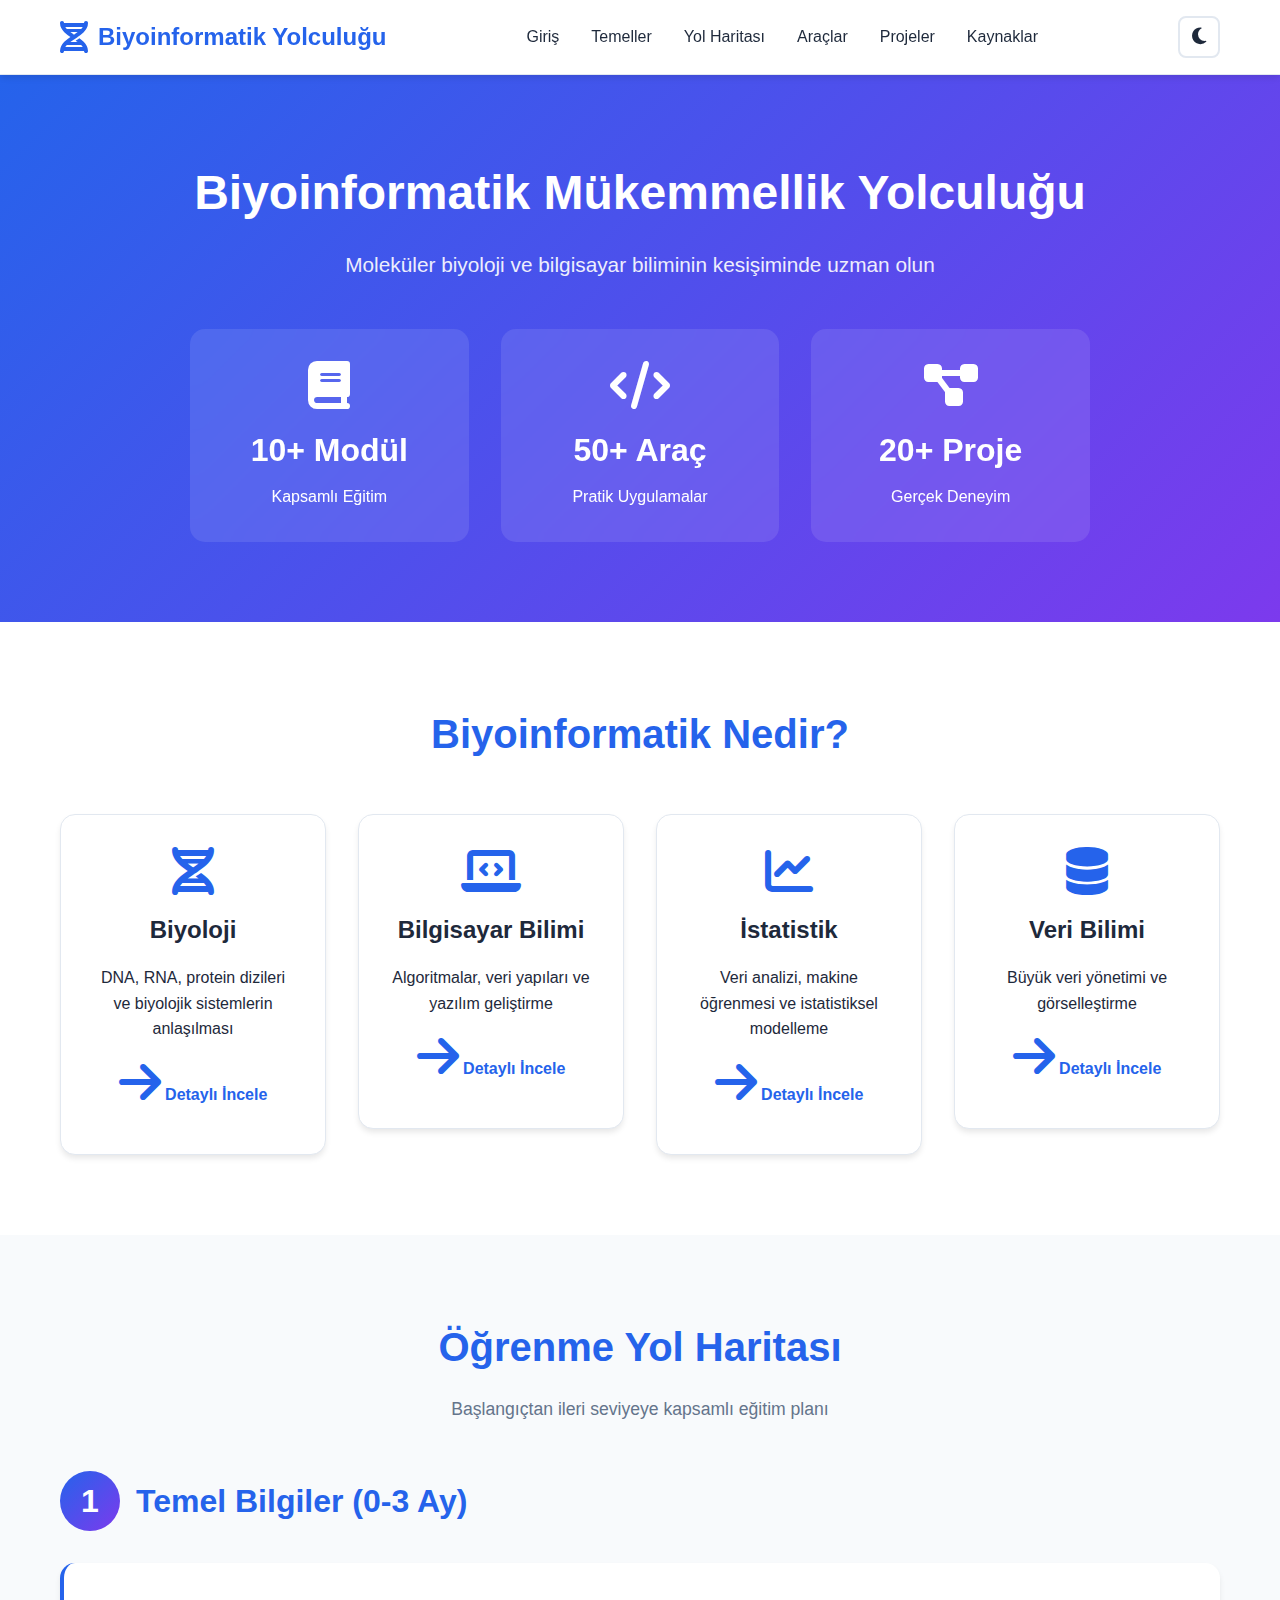
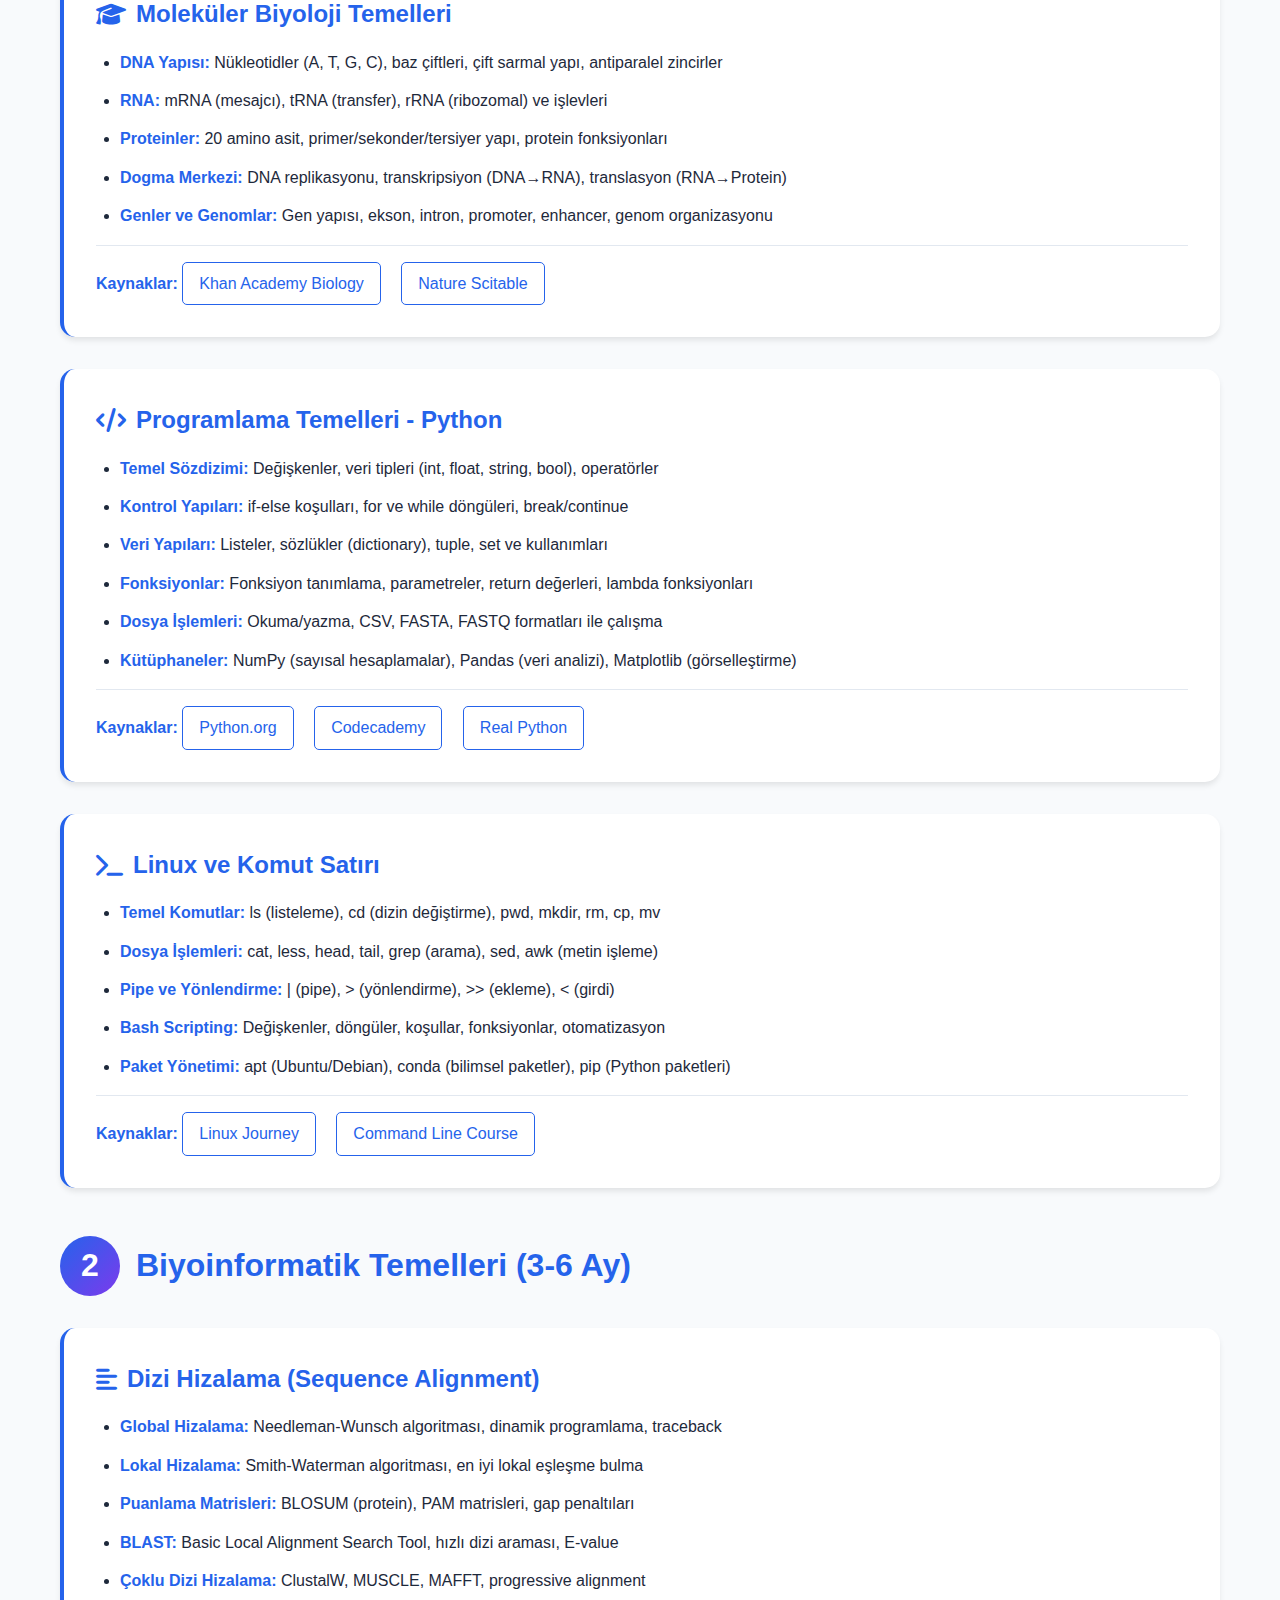
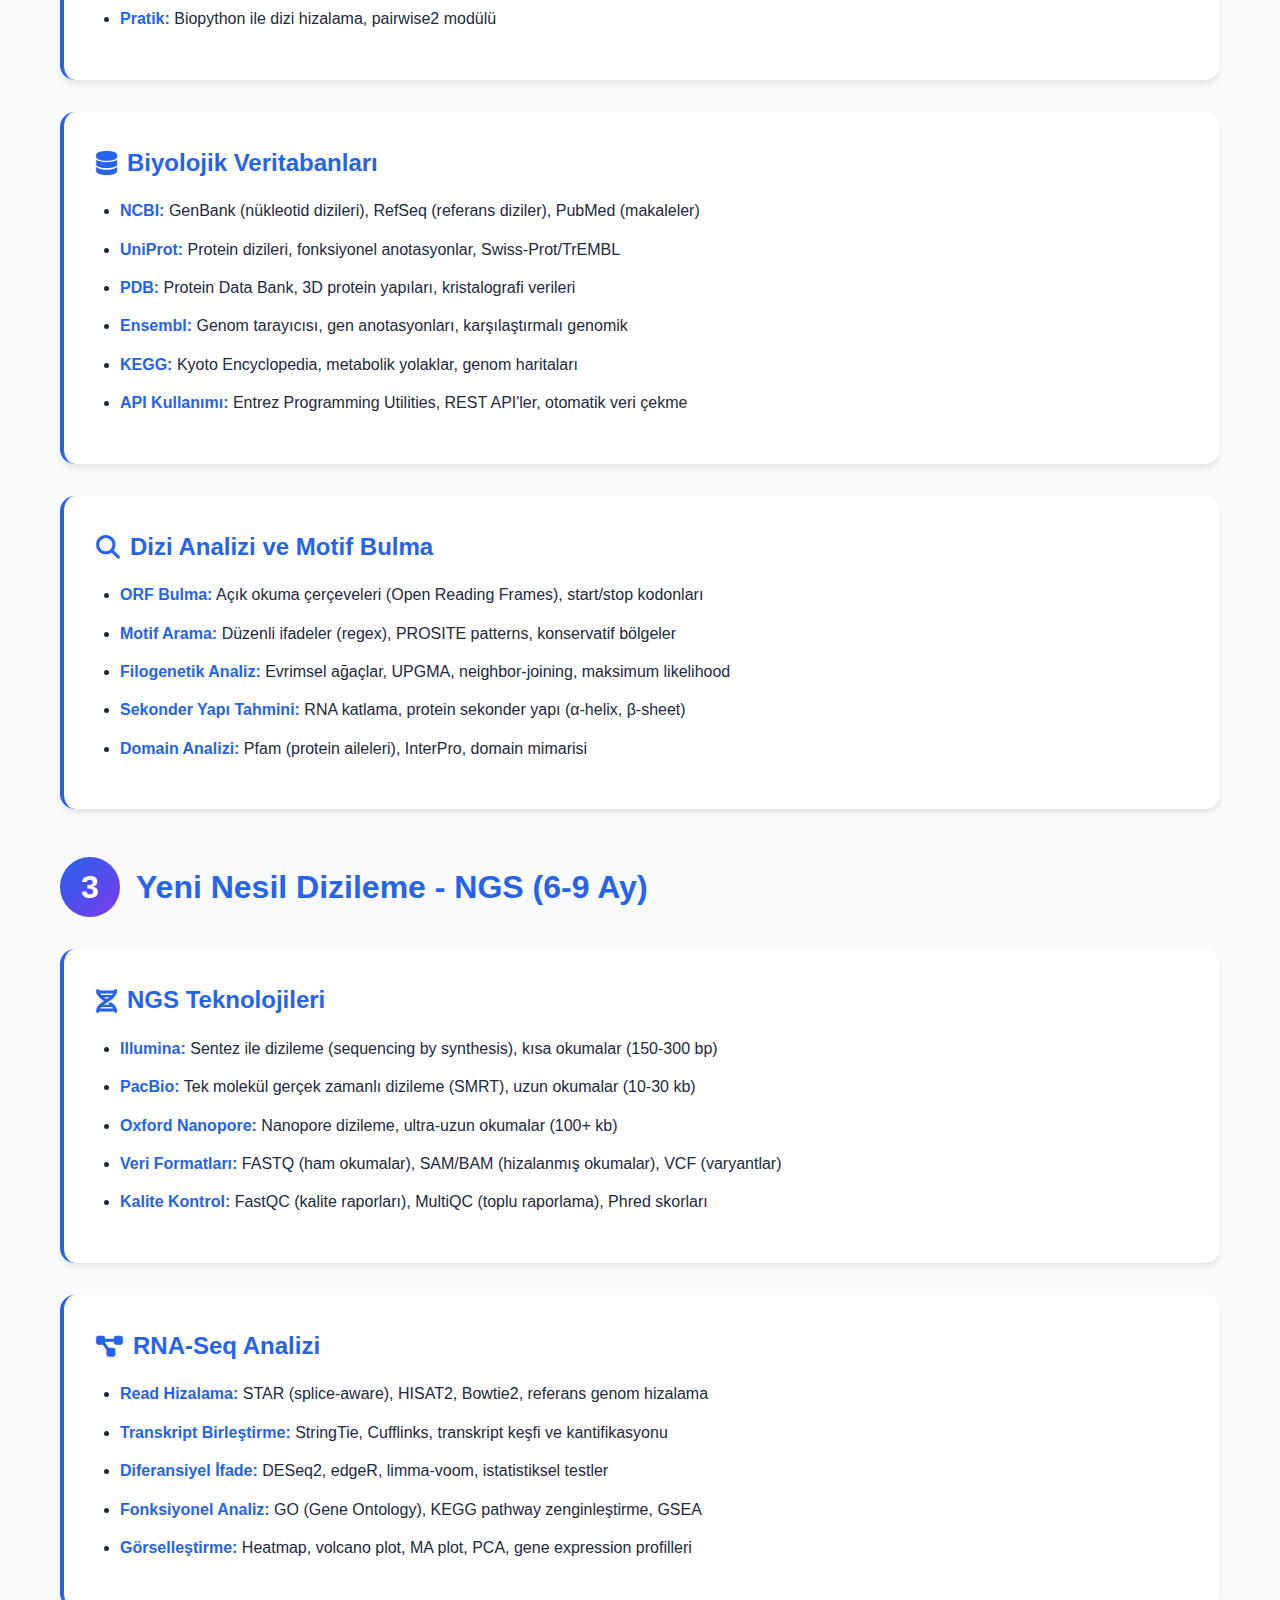
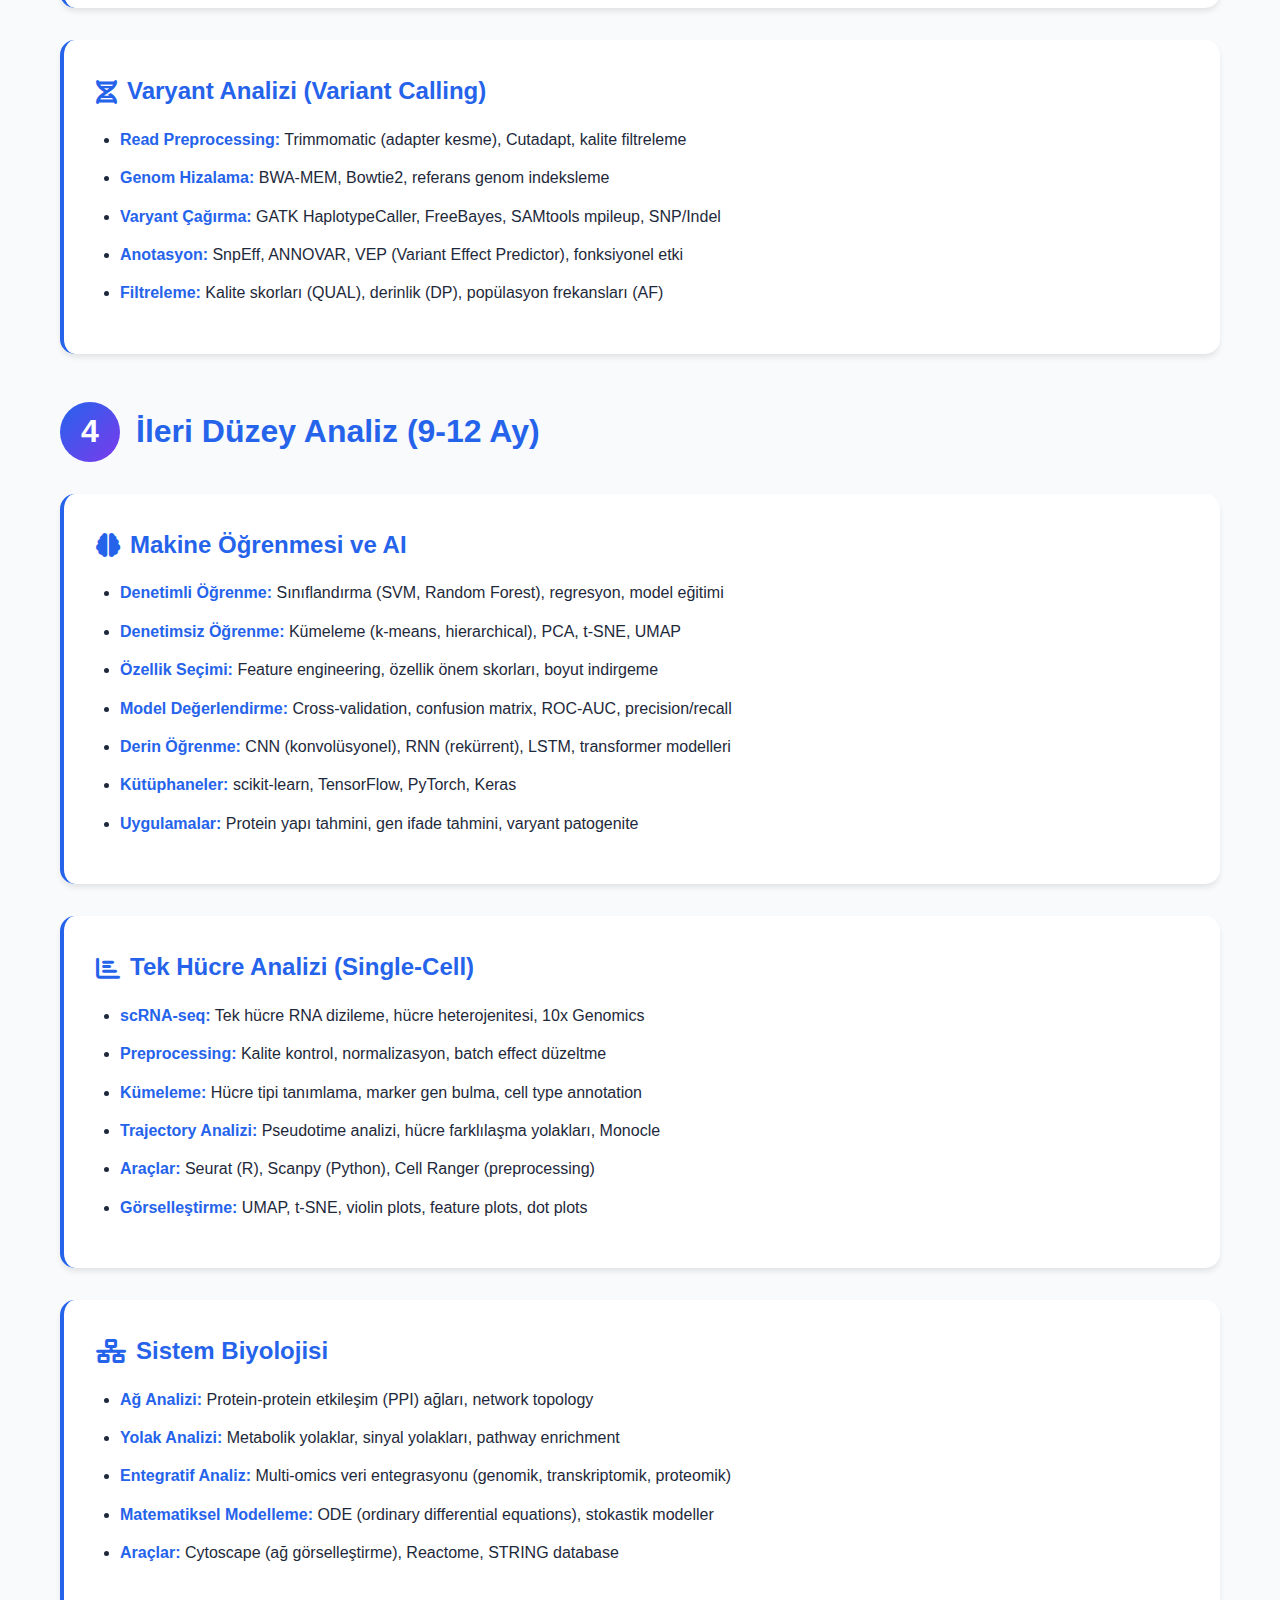
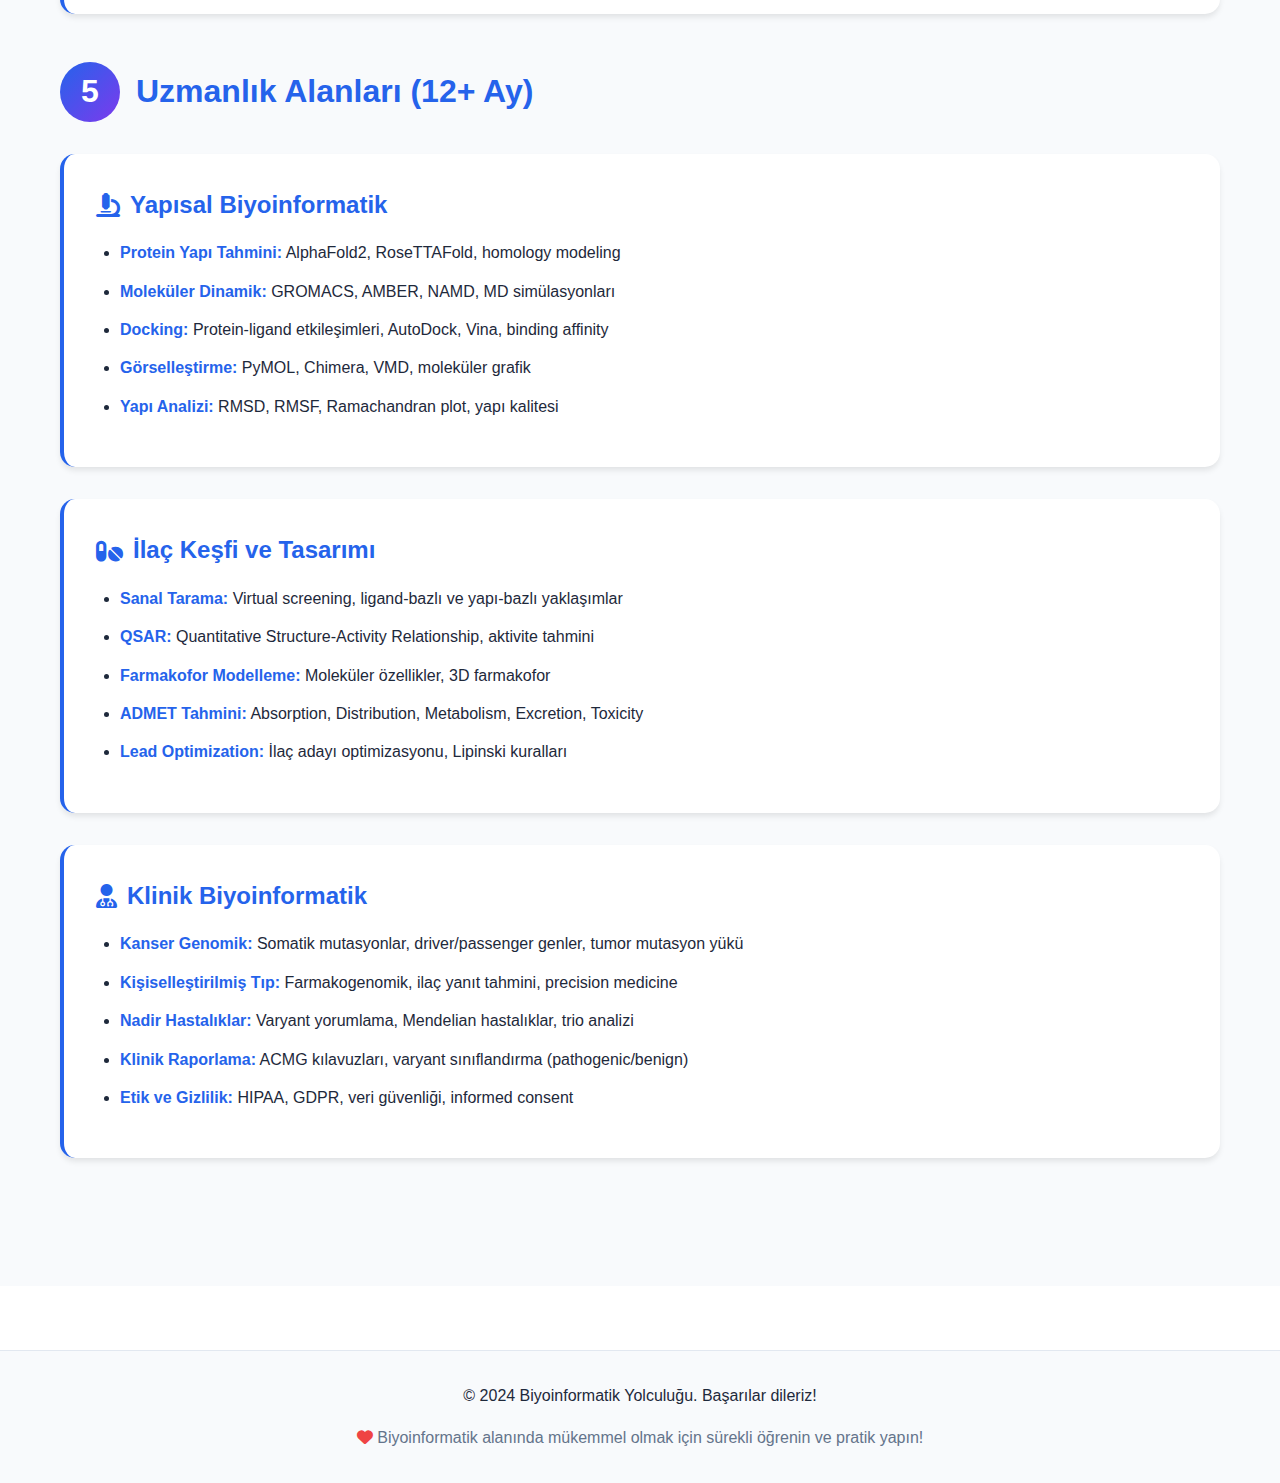
<file: index.html>
<!DOCTYPE html>
<html lang="tr">
<head>
    <meta charset="UTF-8">
    <meta name="viewport" content="width=device-width, initial-scale=1.0">
    <title>Biyoinformatik Mükemmellik Yol Haritası</title>
    <link rel="stylesheet" href="styles.css">
    <link rel="stylesheet" href="https://cdnjs.cloudflare.com/ajax/libs/font-awesome/6.4.0/css/all.min.css">
</head>
<body>
    <nav class="navbar">
        <div class="container">
            <div class="nav-brand">
                <i class="fas fa-dna"></i>
                <span>Biyoinformatik Yolculuğu</span>
            </div>
            <ul class="nav-menu">
                <li><a href="#giris">Giriş</a></li>
                <li><a href="#temeller">Temeller</a></li>
                <li><a href="#yol-haritasi">Yol Haritası</a></li>
                <li><a href="#araclar">Araçlar</a></li>
                <li><a href="#projeler">Projeler</a></li>
                <li><a href="#kaynaklar">Kaynaklar</a></li>
            </ul>
            <button class="theme-toggle" id="themeToggle">
                <i class="fas fa-moon"></i>
            </button>
        </div>
    </nav>

    <section class="hero" id="giris">
        <div class="hero-content">
            <h1 class="hero-title">Biyoinformatik Mükemmellik Yolculuğu</h1>
            <p class="hero-subtitle">Moleküler biyoloji ve bilgisayar biliminin kesişiminde uzman olun</p>
            <div class="hero-stats">
                <div class="stat-card">
                    <i class="fas fa-book"></i>
                    <h3>10+ Modül</h3>
                    <p>Kapsamlı Eğitim</p>
                </div>
                <div class="stat-card">
                    <i class="fas fa-code"></i>
                    <h3>50+ Araç</h3>
                    <p>Pratik Uygulamalar</p>
                </div>
                <div class="stat-card">
                    <i class="fas fa-project-diagram"></i>
                    <h3>20+ Proje</h3>
                    <p>Gerçek Deneyim</p>
                </div>
            </div>
        </div>
    </section>

    <section class="section" id="temeller">
        <div class="container">
            <h2 class="section-title">Biyoinformatik Nedir?</h2>
            <div class="intro-grid">
                <a href="biyoloji.html" style="text-decoration: none; color: inherit;">
                    <div class="intro-card">
                        <i class="fas fa-dna"></i>
                        <h3>Biyoloji</h3>
                        <p>DNA, RNA, protein dizileri ve biyolojik sistemlerin anlaşılması</p>
                        <p style="margin-top: 1rem; color: var(--primary-color); font-weight: bold;">
                            <i class="fas fa-arrow-right"></i> Detaylı İncele
                        </p>
                    </div>
                </a>
                <a href="bilgisayar-bilimi.html" style="text-decoration: none; color: inherit;">
                    <div class="intro-card">
                        <i class="fas fa-laptop-code"></i>
                        <h3>Bilgisayar Bilimi</h3>
                        <p>Algoritmalar, veri yapıları ve yazılım geliştirme</p>
                        <p style="margin-top: 1rem; color: var(--primary-color); font-weight: bold;">
                            <i class="fas fa-arrow-right"></i> Detaylı İncele
                        </p>
                    </div>
                </a>
                <a href="istatistik.html" style="text-decoration: none; color: inherit;">
                    <div class="intro-card">
                        <i class="fas fa-chart-line"></i>
                        <h3>İstatistik</h3>
                        <p>Veri analizi, makine öğrenmesi ve istatistiksel modelleme</p>
                        <p style="margin-top: 1rem; color: var(--primary-color); font-weight: bold;">
                            <i class="fas fa-arrow-right"></i> Detaylı İncele
                        </p>
                    </div>
                </a>
                <a href="veri-bilimi.html" style="text-decoration: none; color: inherit;">
                    <div class="intro-card">
                        <i class="fas fa-database"></i>
                        <h3>Veri Bilimi</h3>
                        <p>Büyük veri yönetimi ve görselleştirme</p>
                        <p style="margin-top: 1rem; color: var(--primary-color); font-weight: bold;">
                            <i class="fas fa-arrow-right"></i> Detaylı İncele
                        </p>
                    </div>
                </a>
            </div>
        </div>
    </section>

    <iframe src="content.html" style="display:none;" onload="loadContent(this)"></iframe>

    <footer class="footer">
        <div class="container">
            <p>&copy; 2024 Biyoinformatik Yolculuğu. Başarılar dileriz!</p>
            <p style="margin-top: 1rem; color: var(--text-secondary);">
                <i class="fas fa-heart" style="color: #ef4444;"></i> 
                Biyoinformatik alanında mükemmel olmak için sürekli öğrenin ve pratik yapın!
            </p>
        </div>
    </footer>

    <script src="script.js"></script>
    <script>
        function loadContent(iframe) {
            const content = iframe.contentDocument.body.innerHTML;
            document.body.insertBefore(
                iframe.contentDocument.body.firstChild, 
                document.querySelector('.footer')
            );
        }
    </script>
</body>
</html>
</file>
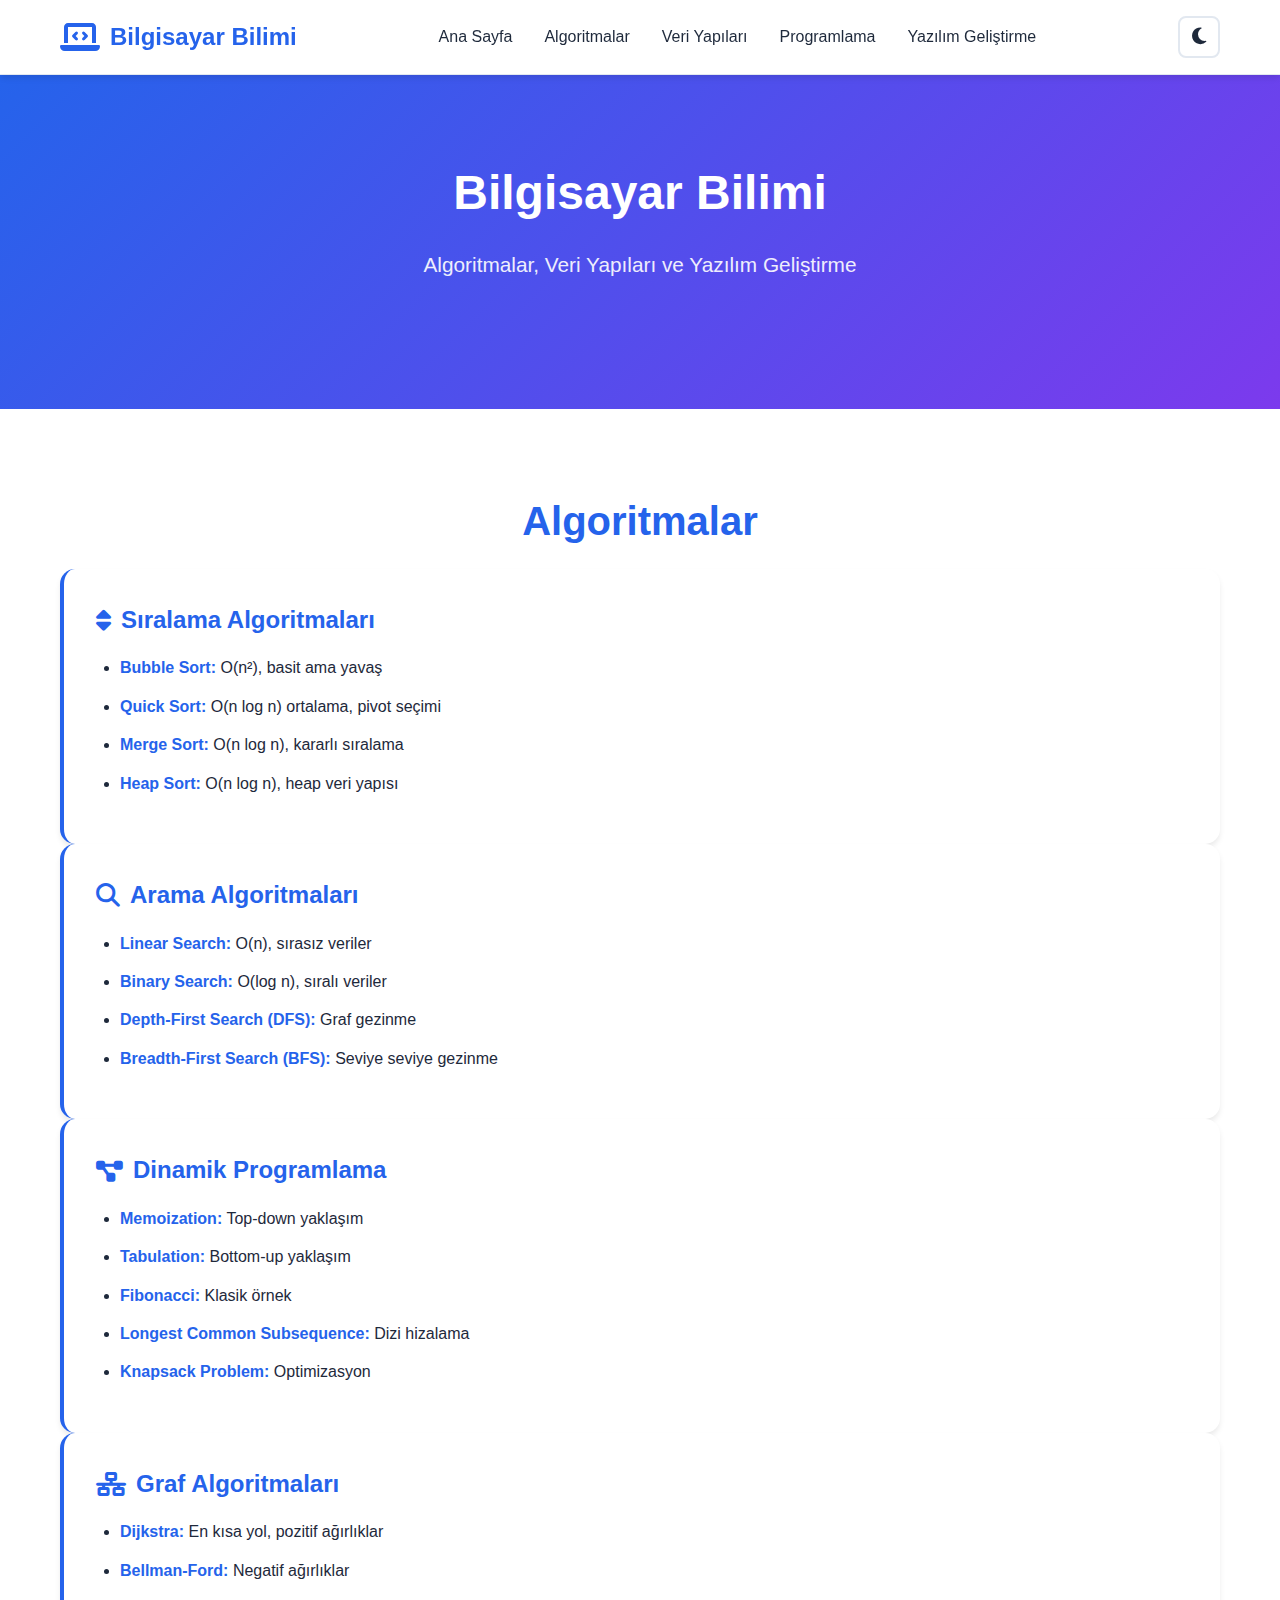
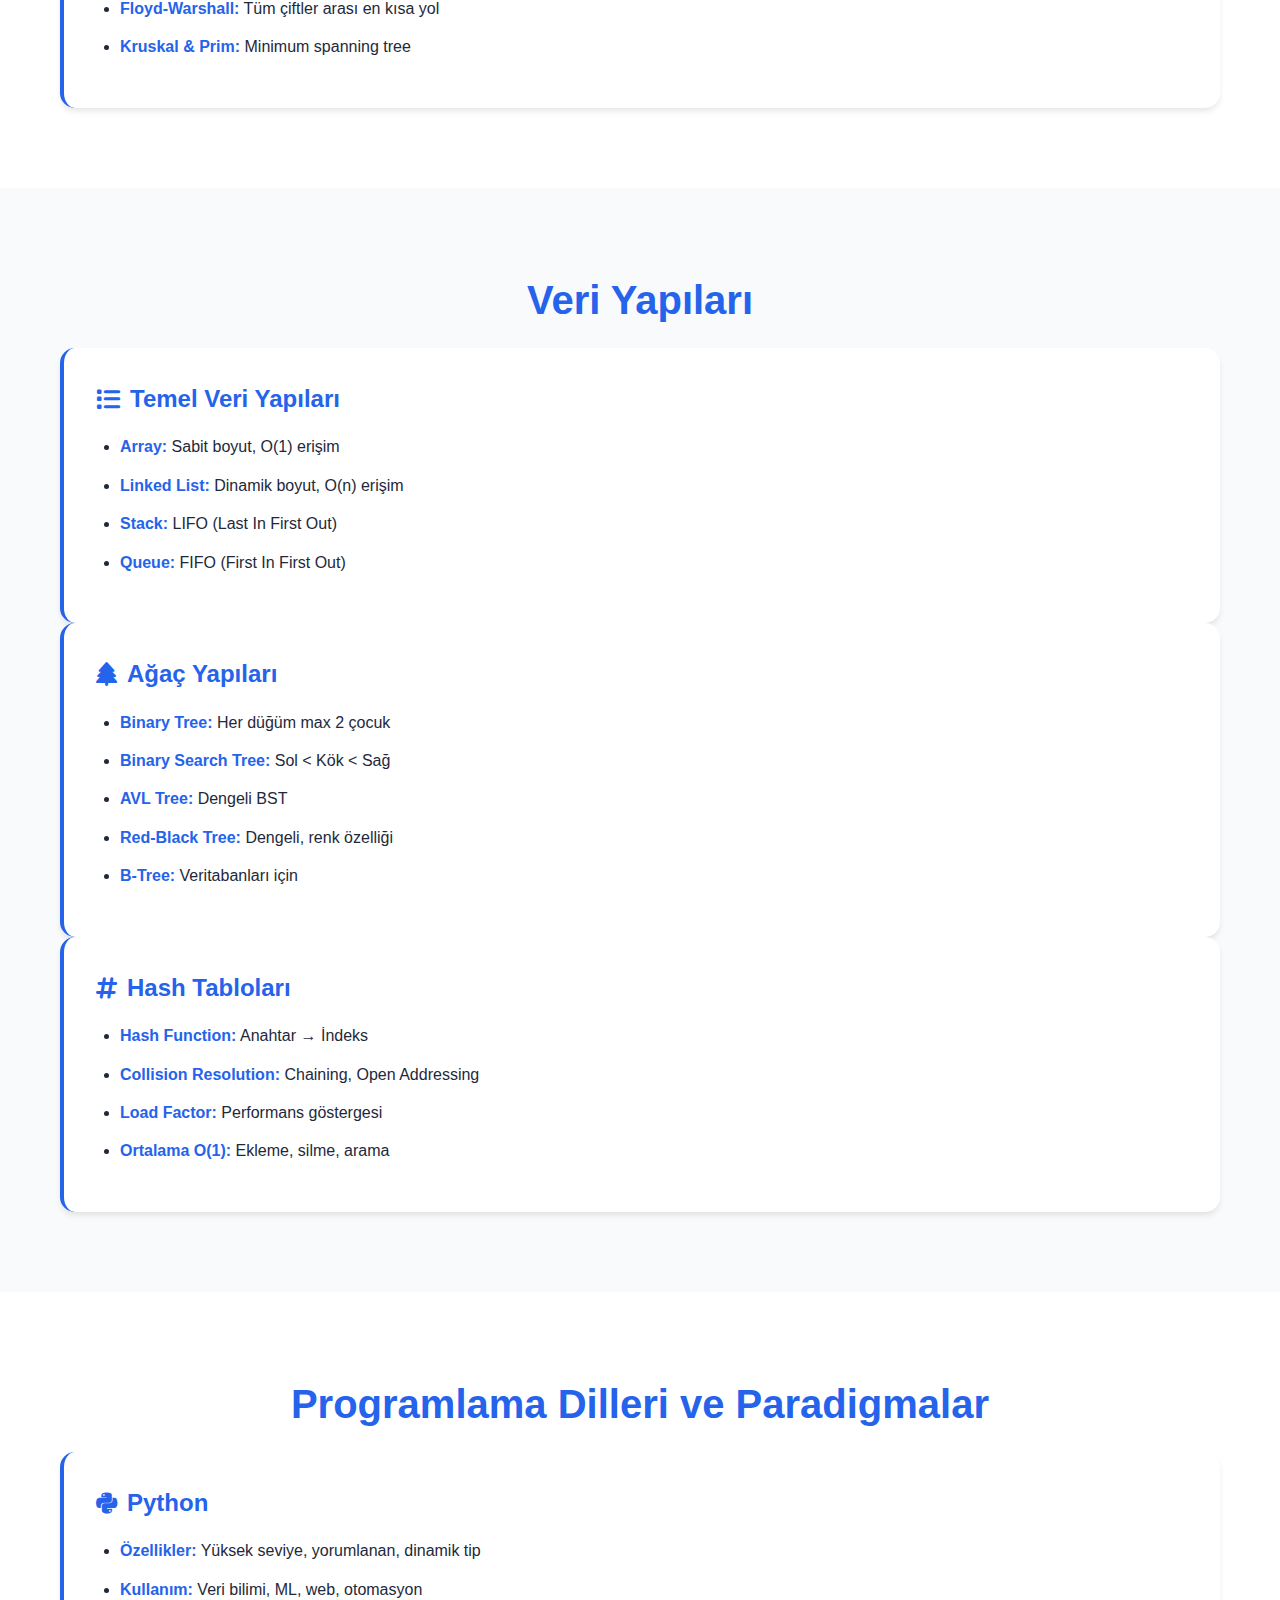
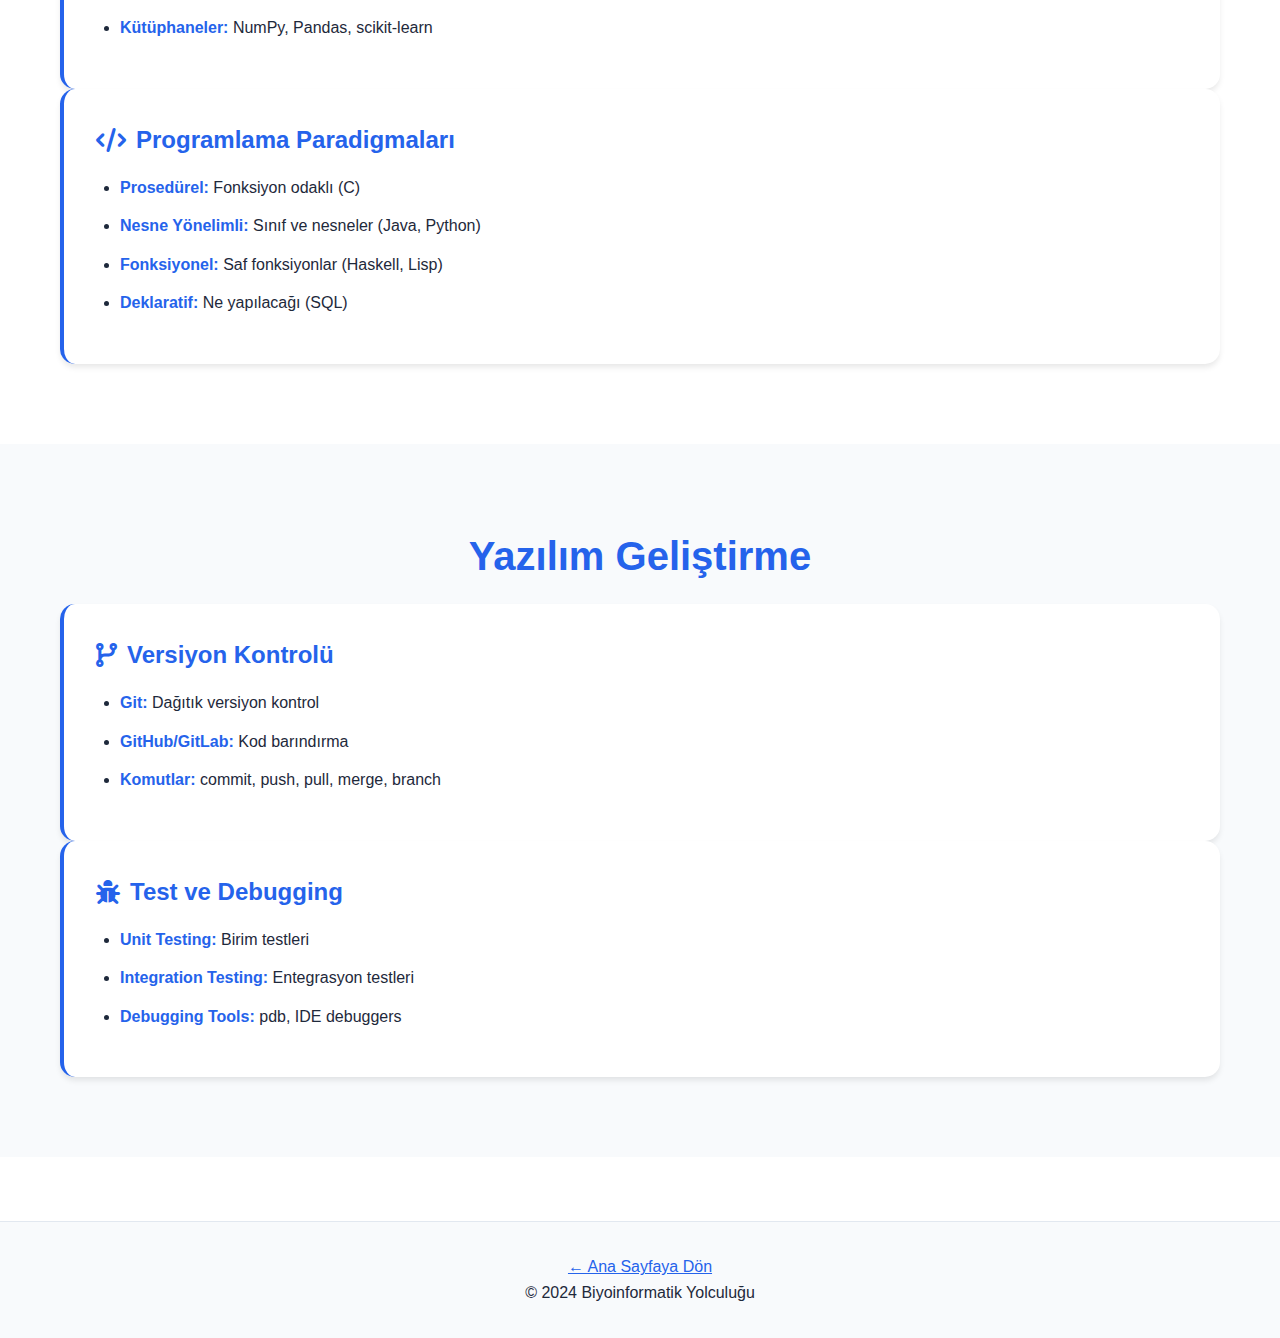
<file: bilgisayar-bilimi.html>
<!DOCTYPE html>
<html lang="tr">
<head>
    <meta charset="UTF-8">
    <meta name="viewport" content="width=device-width, initial-scale=1.0">
    <title>Bilgisayar Bilimi - Detaylı Rehber</title>
    <link rel="stylesheet" href="styles.css">
    <link rel="stylesheet" href="https://cdnjs.cloudflare.com/ajax/libs/font-awesome/6.4.0/css/all.min.css">
</head>
<body>
    <nav class="navbar">
        <div class="container">
            <div class="nav-brand">
                <i class="fas fa-laptop-code"></i>
                <span>Bilgisayar Bilimi</span>
            </div>
            <ul class="nav-menu">
                <li><a href="complete.html">Ana Sayfa</a></li>
                <li><a href="#algoritmalar">Algoritmalar</a></li>
                <li><a href="#veri-yapilari">Veri Yapıları</a></li>
                <li><a href="#programlama">Programlama</a></li>
                <li><a href="#yazilim">Yazılım Geliştirme</a></li>
            </ul>
            <button class="theme-toggle" id="themeToggle">
                <i class="fas fa-moon"></i>
            </button>
        </div>
    </nav>

    <section class="hero">
        <div class="hero-content">
            <h1 class="hero-title">Bilgisayar Bilimi</h1>
            <p class="hero-subtitle">Algoritmalar, Veri Yapıları ve Yazılım Geliştirme</p>
        </div>
    </section>

    <section class="section" id="algoritmalar">
        <div class="container">
            <h2 class="section-title">Algoritmalar</h2>
            
            <div class="topic-card">
                <h4><i class="fas fa-sort"></i> Sıralama Algoritmaları</h4>
                <ul>
                    <li><strong>Bubble Sort:</strong> O(n²), basit ama yavaş</li>
                    <li><strong>Quick Sort:</strong> O(n log n) ortalama, pivot seçimi</li>
                    <li><strong>Merge Sort:</strong> O(n log n), kararlı sıralama</li>
                    <li><strong>Heap Sort:</strong> O(n log n), heap veri yapısı</li>
                </ul>
            </div>

            <div class="topic-card">
                <h4><i class="fas fa-search"></i> Arama Algoritmaları</h4>
                <ul>
                    <li><strong>Linear Search:</strong> O(n), sırasız veriler</li>
                    <li><strong>Binary Search:</strong> O(log n), sıralı veriler</li>
                    <li><strong>Depth-First Search (DFS):</strong> Graf gezinme</li>
                    <li><strong>Breadth-First Search (BFS):</strong> Seviye seviye gezinme</li>
                </ul>
            </div>

            <div class="topic-card">
                <h4><i class="fas fa-project-diagram"></i> Dinamik Programlama</h4>
                <ul>
                    <li><strong>Memoization:</strong> Top-down yaklaşım</li>
                    <li><strong>Tabulation:</strong> Bottom-up yaklaşım</li>
                    <li><strong>Fibonacci:</strong> Klasik örnek</li>
                    <li><strong>Longest Common Subsequence:</strong> Dizi hizalama</li>
                    <li><strong>Knapsack Problem:</strong> Optimizasyon</li>
                </ul>
            </div>

            <div class="topic-card">
                <h4><i class="fas fa-network-wired"></i> Graf Algoritmaları</h4>
                <ul>
                    <li><strong>Dijkstra:</strong> En kısa yol, pozitif ağırlıklar</li>
                    <li><strong>Bellman-Ford:</strong> Negatif ağırlıklar</li>
                    <li><strong>Floyd-Warshall:</strong> Tüm çiftler arası en kısa yol</li>
                    <li><strong>Kruskal & Prim:</strong> Minimum spanning tree</li>
                </ul>
            </div>
        </div>
    </section>

    <section class="section bg-alt" id="veri-yapilari">
        <div class="container">
            <h2 class="section-title">Veri Yapıları</h2>
            
            <div class="topic-card">
                <h4><i class="fas fa-list"></i> Temel Veri Yapıları</h4>
                <ul>
                    <li><strong>Array:</strong> Sabit boyut, O(1) erişim</li>
                    <li><strong>Linked List:</strong> Dinamik boyut, O(n) erişim</li>
                    <li><strong>Stack:</strong> LIFO (Last In First Out)</li>
                    <li><strong>Queue:</strong> FIFO (First In First Out)</li>
                </ul>
            </div>

            <div class="topic-card">
                <h4><i class="fas fa-tree"></i> Ağaç Yapıları</h4>
                <ul>
                    <li><strong>Binary Tree:</strong> Her düğüm max 2 çocuk</li>
                    <li><strong>Binary Search Tree:</strong> Sol < Kök < Sağ</li>
                    <li><strong>AVL Tree:</strong> Dengeli BST</li>
                    <li><strong>Red-Black Tree:</strong> Dengeli, renk özelliği</li>
                    <li><strong>B-Tree:</strong> Veritabanları için</li>
                </ul>
            </div>

            <div class="topic-card">
                <h4><i class="fas fa-hashtag"></i> Hash Tabloları</h4>
                <ul>
                    <li><strong>Hash Function:</strong> Anahtar → İndeks</li>
                    <li><strong>Collision Resolution:</strong> Chaining, Open Addressing</li>
                    <li><strong>Load Factor:</strong> Performans göstergesi</li>
                    <li><strong>Ortalama O(1):</strong> Ekleme, silme, arama</li>
                </ul>
            </div>
        </div>
    </section>

    <section class="section" id="programlama">
        <div class="container">
            <h2 class="section-title">Programlama Dilleri ve Paradigmalar</h2>
            
            <div class="topic-card">
                <h4><i class="fab fa-python"></i> Python</h4>
                <ul>
                    <li><strong>Özellikler:</strong> Yüksek seviye, yorumlanan, dinamik tip</li>
                    <li><strong>Kullanım:</strong> Veri bilimi, ML, web, otomasyon</li>
                    <li><strong>Kütüphaneler:</strong> NumPy, Pandas, scikit-learn</li>
                </ul>
            </div>

            <div class="topic-card">
                <h4><i class="fas fa-code"></i> Programlama Paradigmaları</h4>
                <ul>
                    <li><strong>Prosedürel:</strong> Fonksiyon odaklı (C)</li>
                    <li><strong>Nesne Yönelimli:</strong> Sınıf ve nesneler (Java, Python)</li>
                    <li><strong>Fonksiyonel:</strong> Saf fonksiyonlar (Haskell, Lisp)</li>
                    <li><strong>Deklaratif:</strong> Ne yapılacağı (SQL)</li>
                </ul>
            </div>
        </div>
    </section>

    <section class="section bg-alt" id="yazilim">
        <div class="container">
            <h2 class="section-title">Yazılım Geliştirme</h2>
            
            <div class="topic-card">
                <h4><i class="fas fa-code-branch"></i> Versiyon Kontrolü</h4>
                <ul>
                    <li><strong>Git:</strong> Dağıtık versiyon kontrol</li>
                    <li><strong>GitHub/GitLab:</strong> Kod barındırma</li>
                    <li><strong>Komutlar:</strong> commit, push, pull, merge, branch</li>
                </ul>
            </div>

            <div class="topic-card">
                <h4><i class="fas fa-bug"></i> Test ve Debugging</h4>
                <ul>
                    <li><strong>Unit Testing:</strong> Birim testleri</li>
                    <li><strong>Integration Testing:</strong> Entegrasyon testleri</li>
                    <li><strong>Debugging Tools:</strong> pdb, IDE debuggers</li>
                </ul>
            </div>
        </div>
    </section>

    <footer class="footer">
        <div class="container">
            <p><a href="complete.html" style="color: var(--primary-color);">← Ana Sayfaya Dön</a></p>
            <p>&copy; 2024 Biyoinformatik Yolculuğu</p>
        </div>
    </footer>

    <script src="script.js"></script>
</body>
</html>
</file>
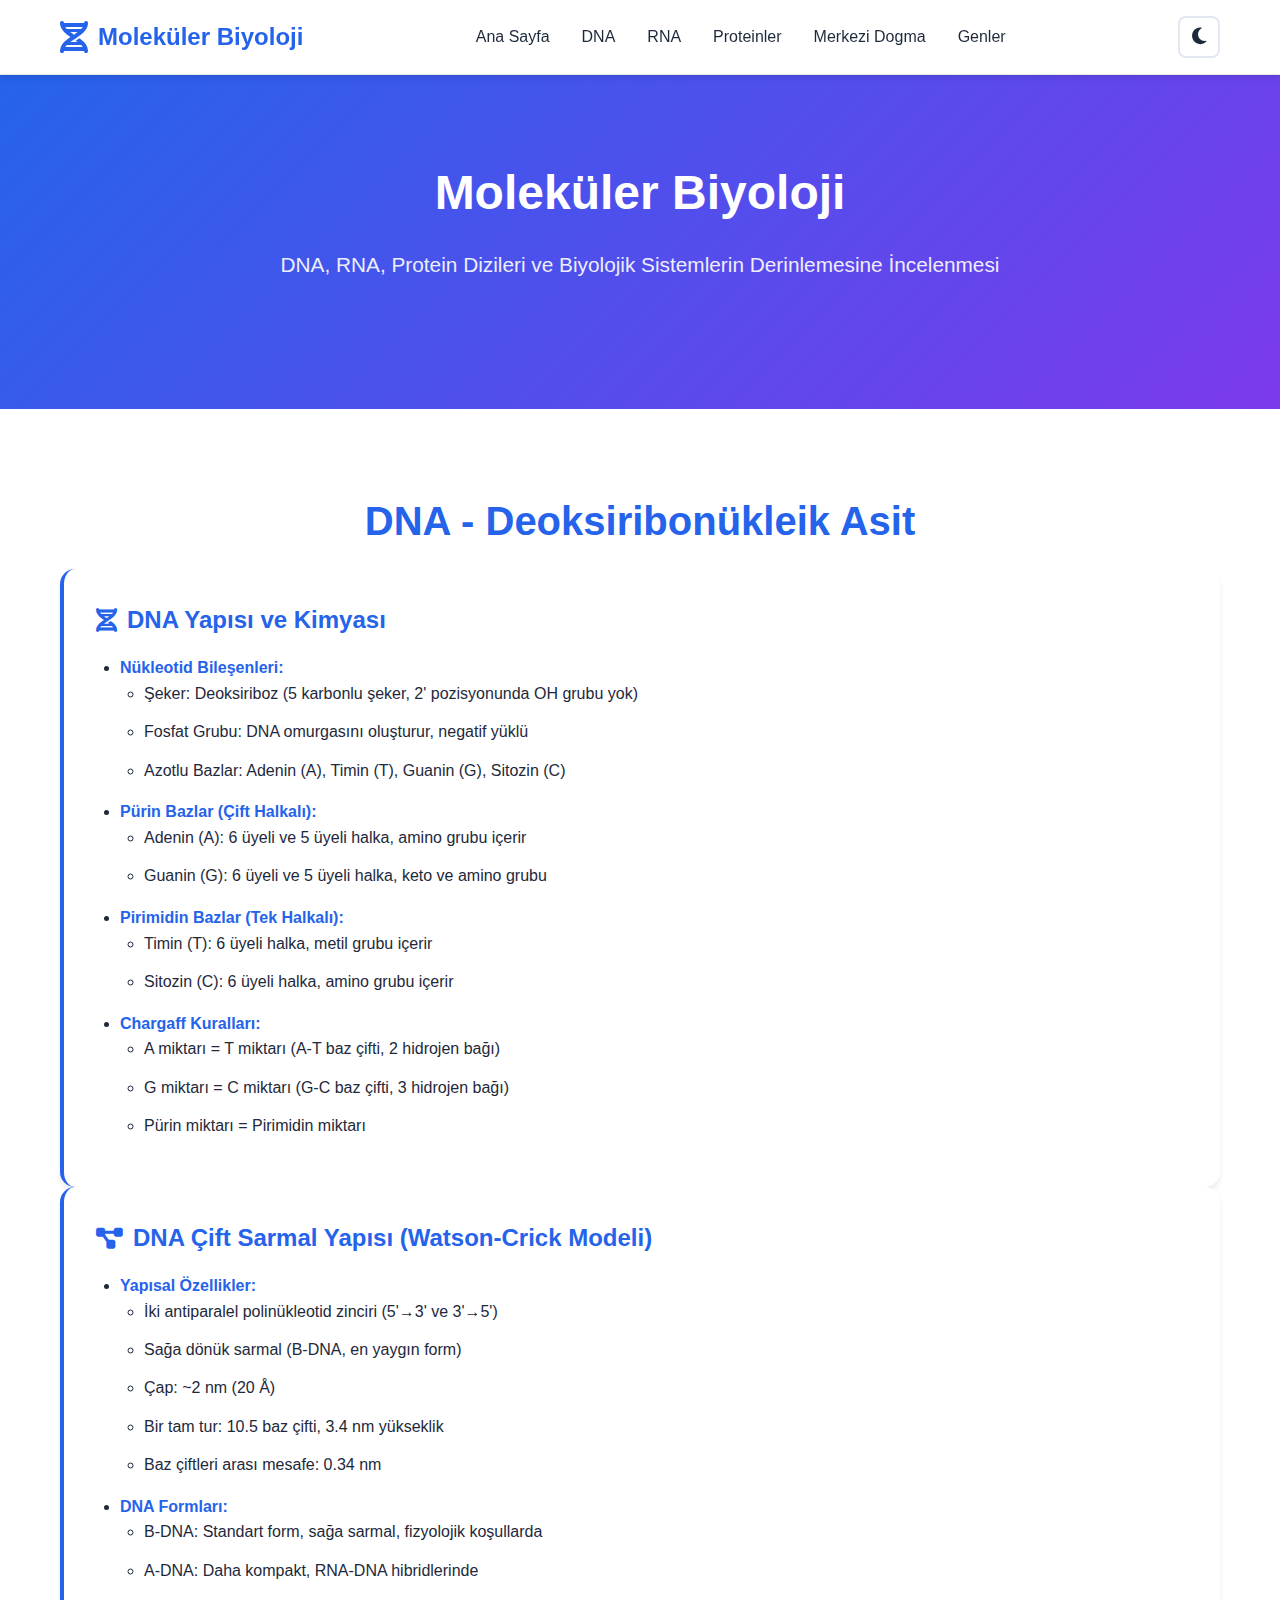
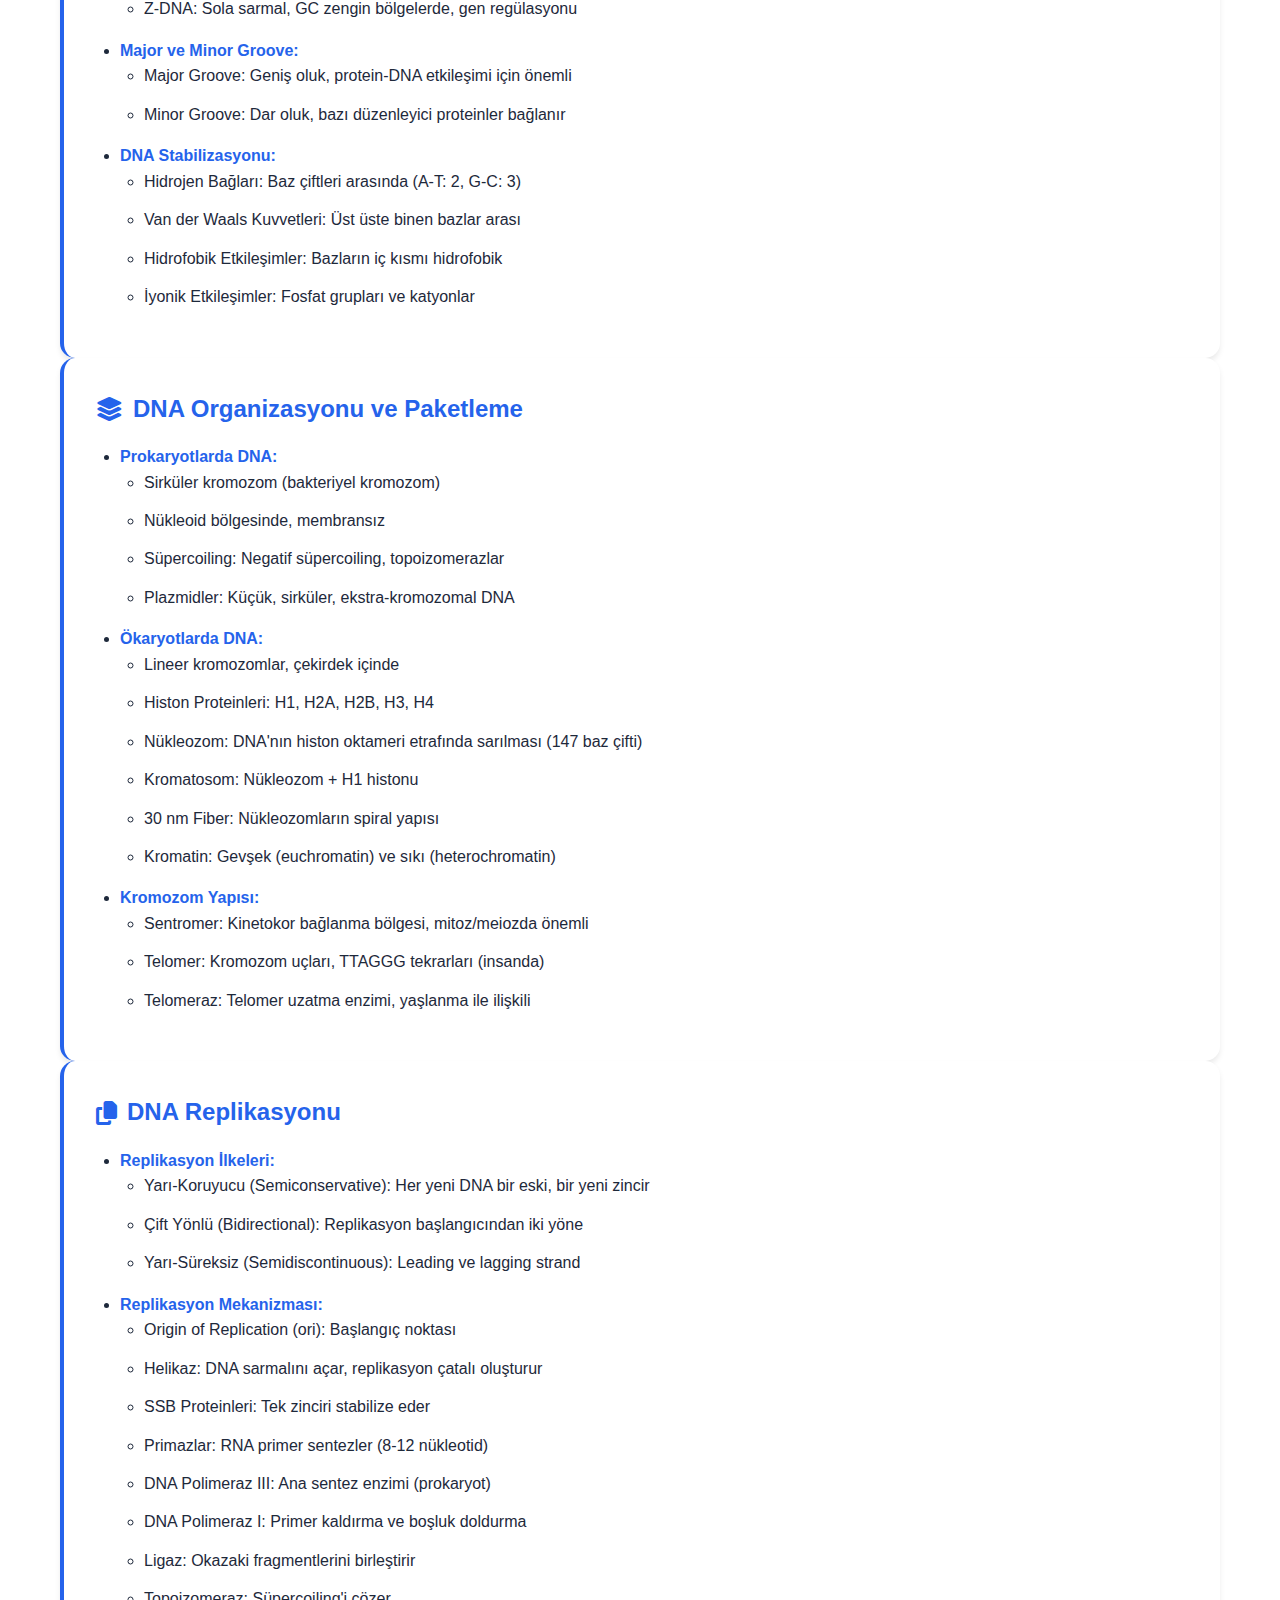
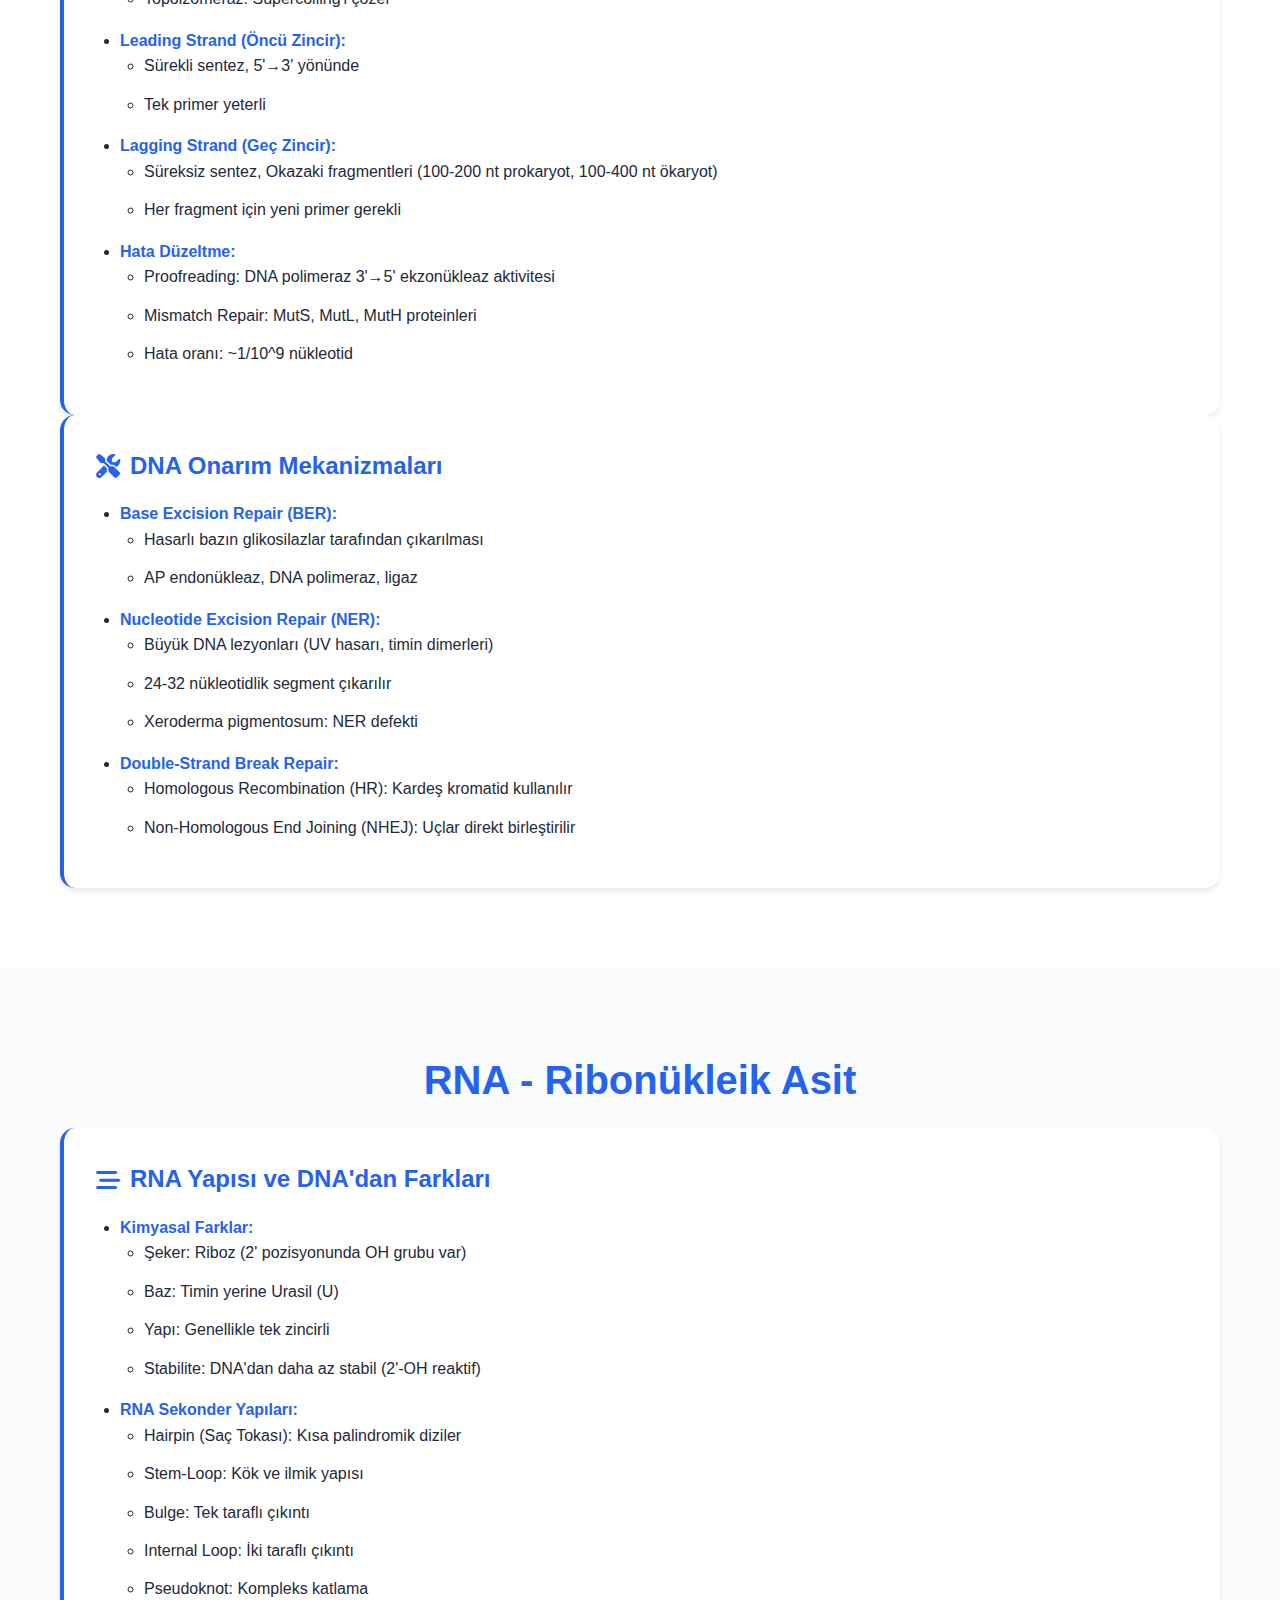
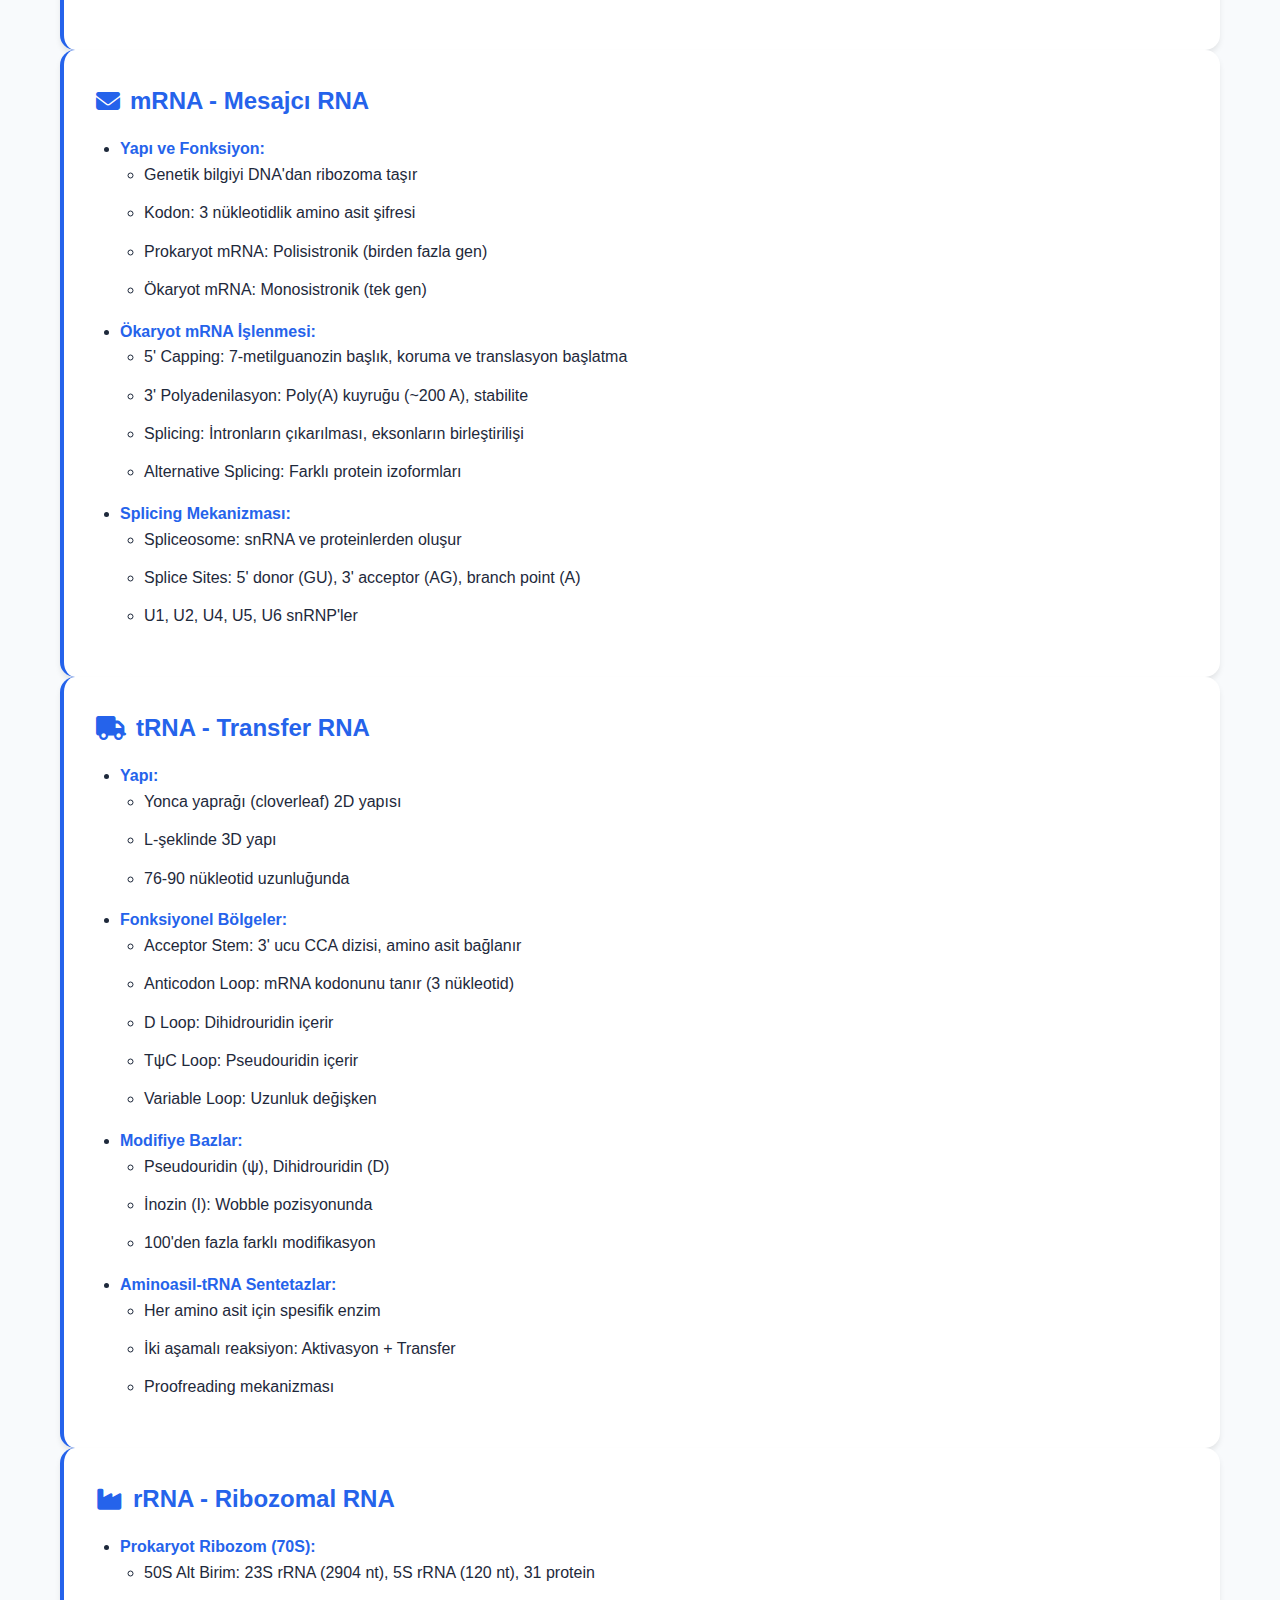
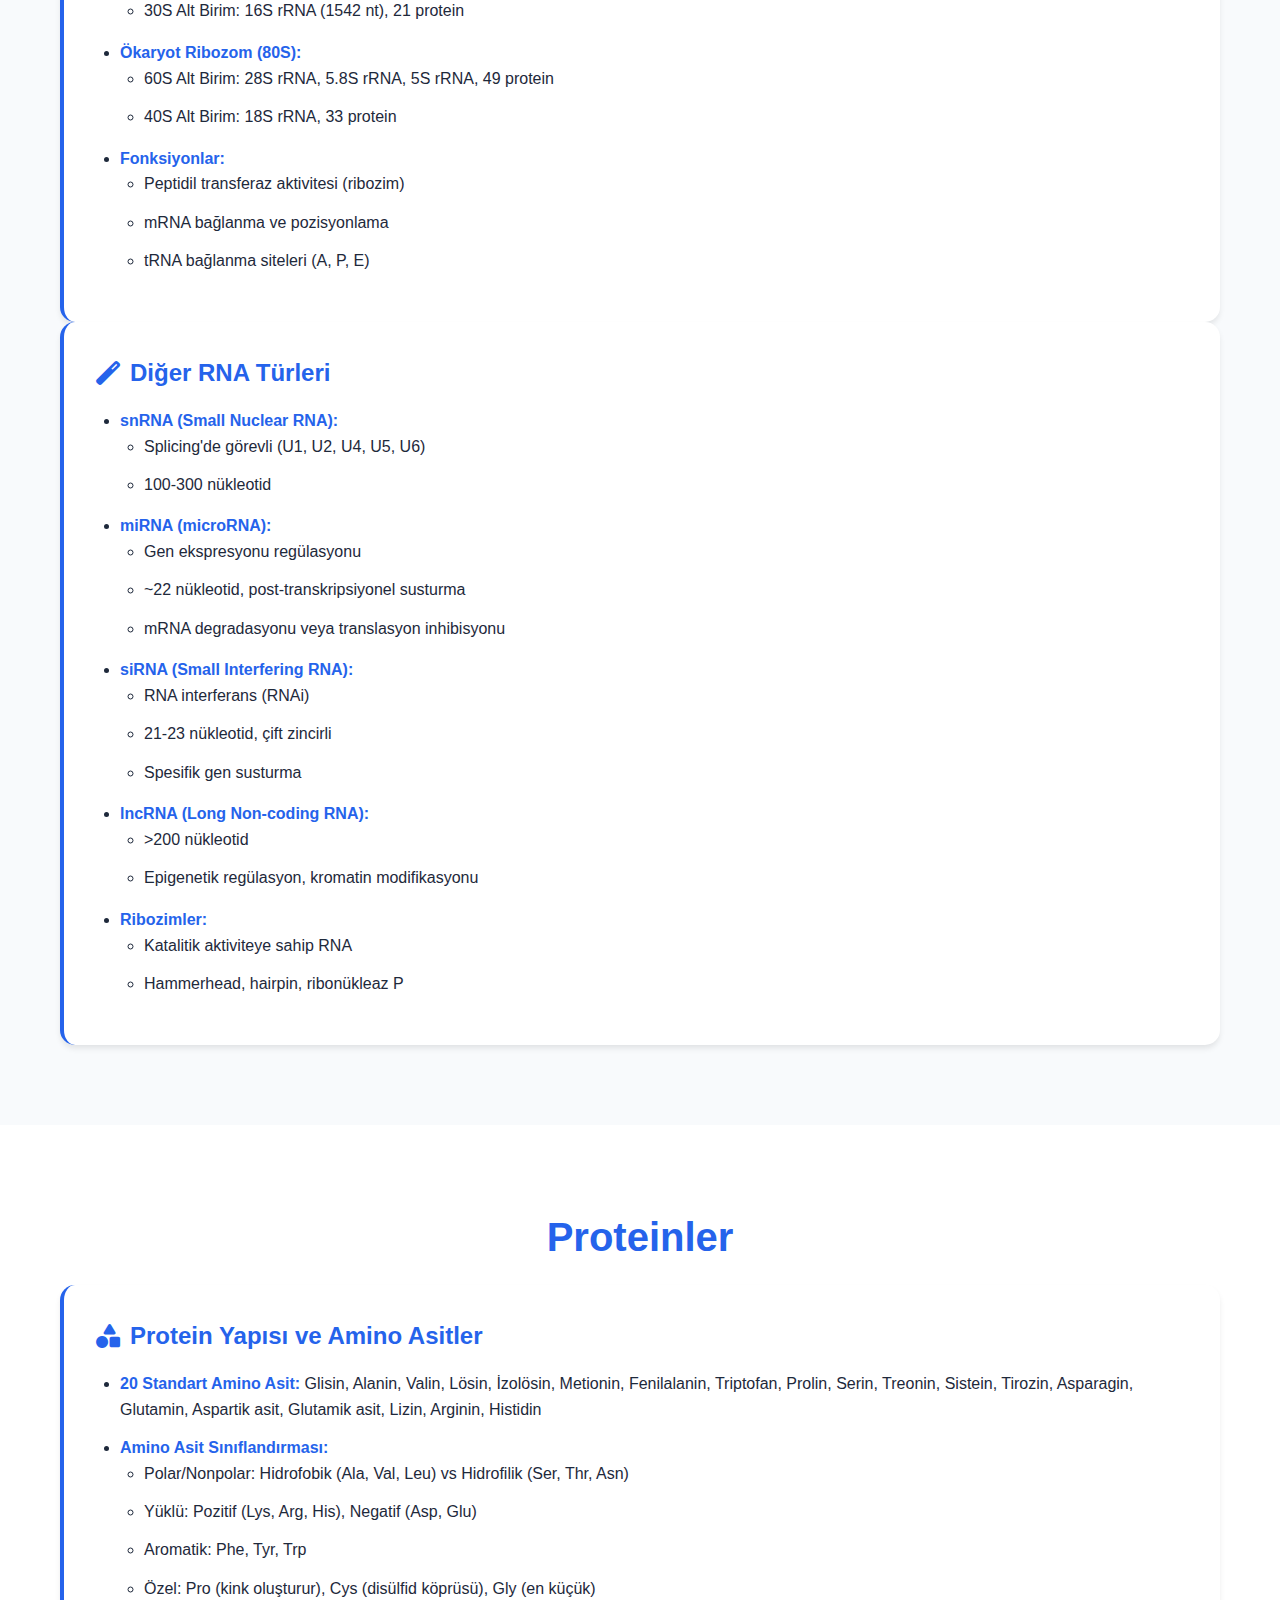
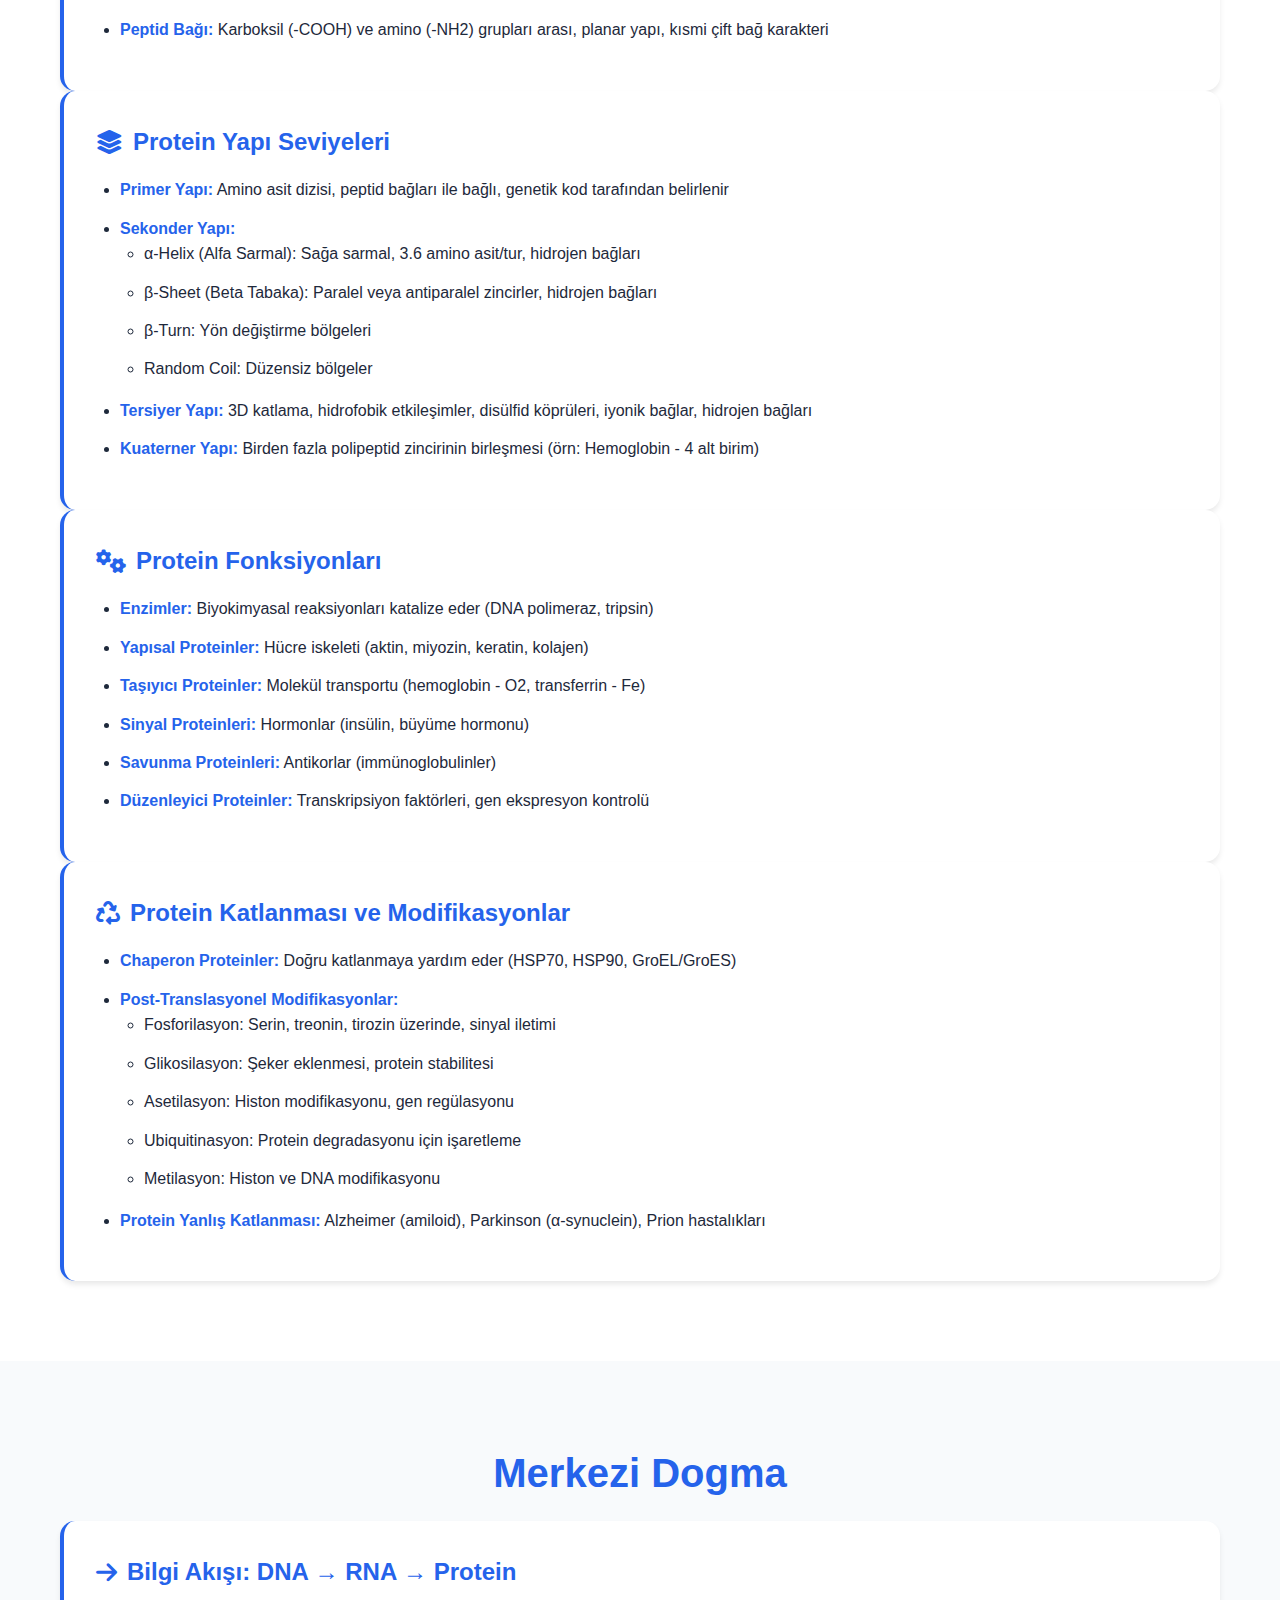
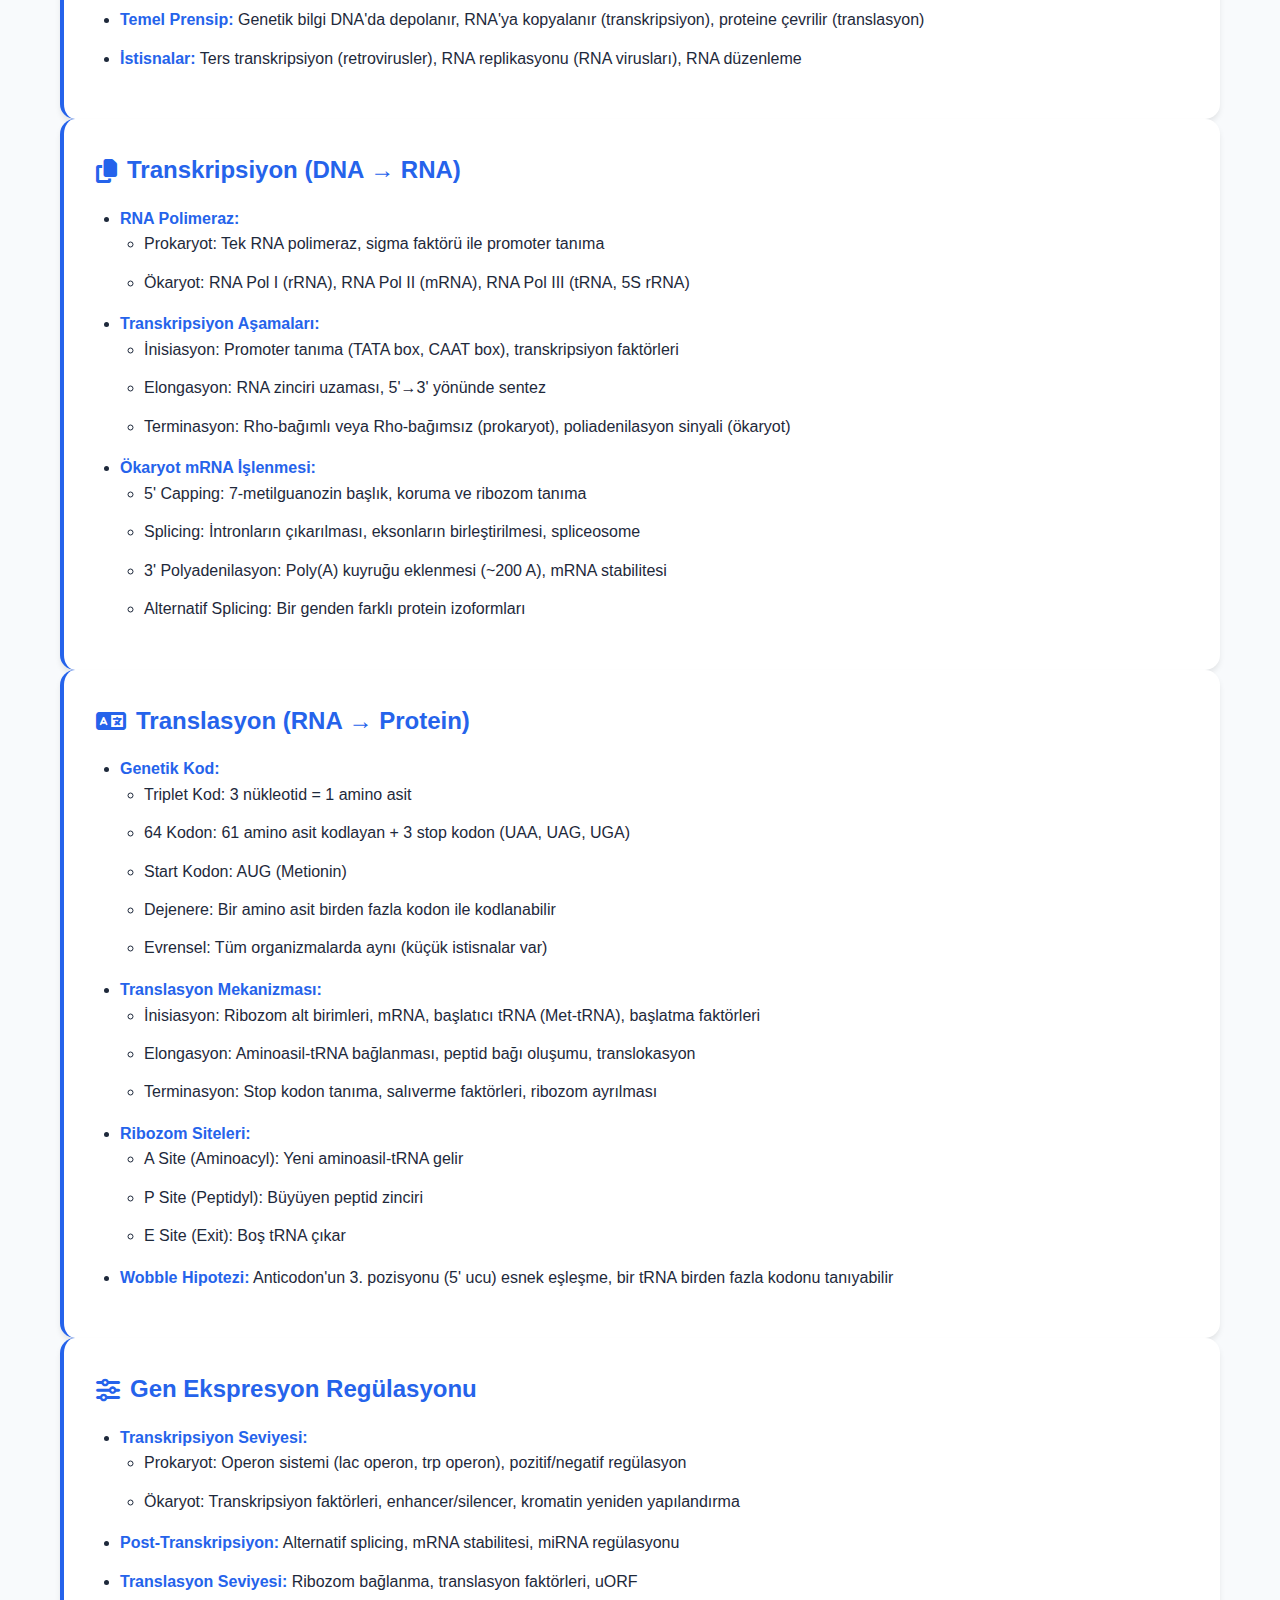
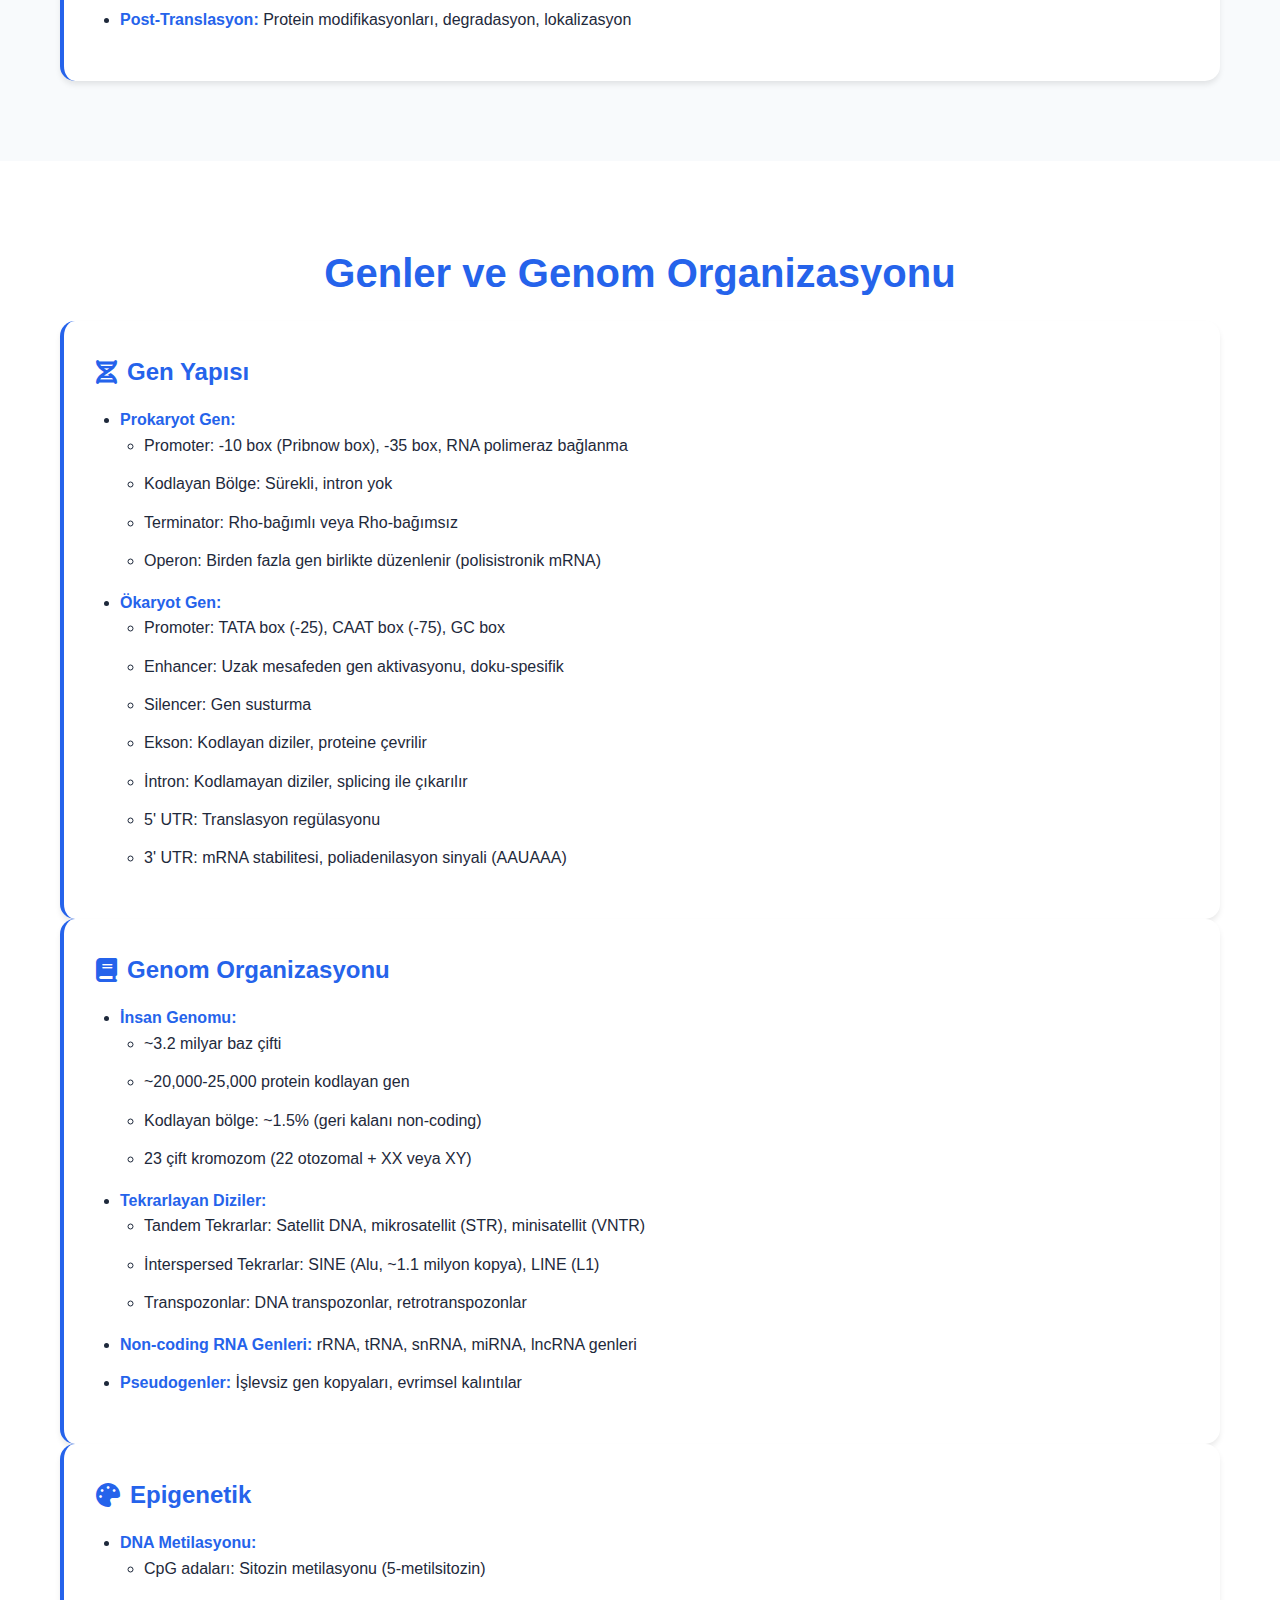
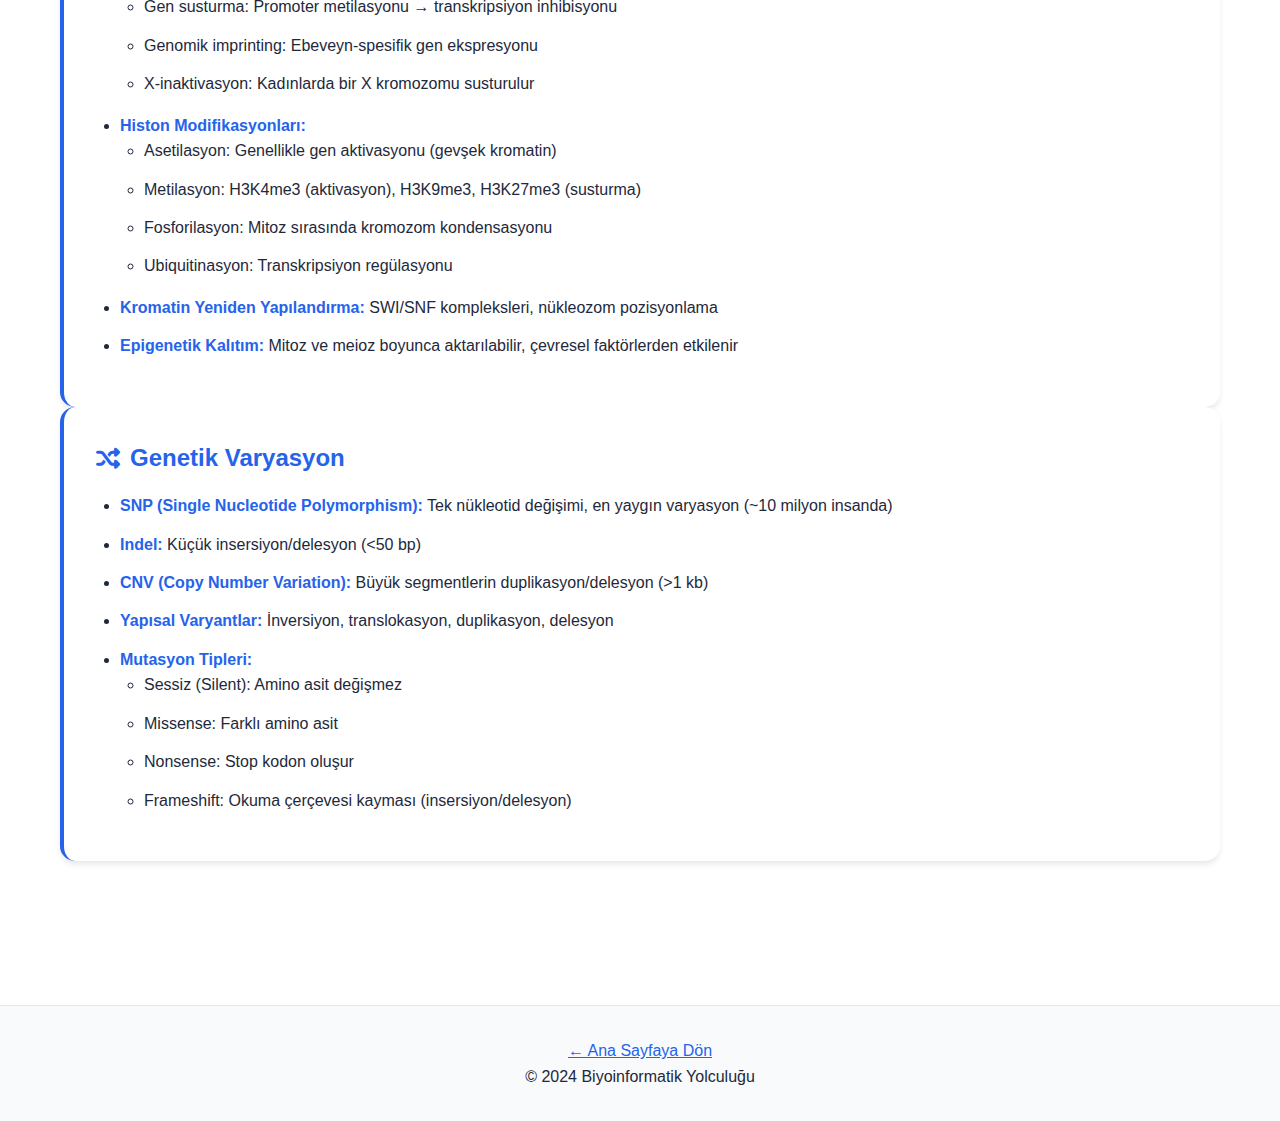
<file: biyoloji.html>
<!DOCTYPE html>
<html lang="tr">
<head>
    <meta charset="UTF-8">
    <meta name="viewport" content="width=device-width, initial-scale=1.0">
    <title>Moleküler Biyoloji - Detaylı Rehber</title>
    <link rel="stylesheet" href="styles.css">
    <link rel="stylesheet" href="https://cdnjs.cloudflare.com/ajax/libs/font-awesome/6.4.0/css/all.min.css">
</head>
<body>
    <nav class="navbar">
        <div class="container">
            <div class="nav-brand">
                <i class="fas fa-dna"></i>
                <span>Moleküler Biyoloji</span>
            </div>
            <ul class="nav-menu">
                <li><a href="complete.html">Ana Sayfa</a></li>
                <li><a href="#dna">DNA</a></li>
                <li><a href="#rna">RNA</a></li>
                <li><a href="#protein">Proteinler</a></li>
                <li><a href="#dogma">Merkezi Dogma</a></li>
                <li><a href="#genler">Genler</a></li>
            </ul>
            <button class="theme-toggle" id="themeToggle">
                <i class="fas fa-moon"></i>
            </button>
        </div>
    </nav>

    <section class="hero">
        <div class="hero-content">
            <h1 class="hero-title">Moleküler Biyoloji</h1>
            <p class="hero-subtitle">DNA, RNA, Protein Dizileri ve Biyolojik Sistemlerin Derinlemesine İncelenmesi</p>
        </div>
    </section>

    <section class="section" id="dna">
        <div class="container">
            <h2 class="section-title">DNA - Deoksiribonükleik Asit</h2>
            
            <div class="topic-card">
                <h4><i class="fas fa-dna"></i> DNA Yapısı ve Kimyası</h4>
                <ul>
                    <li><strong>Nükleotid Bileşenleri:</strong>
                        <ul>
                            <li>Şeker: Deoksiriboz (5 karbonlu şeker, 2' pozisyonunda OH grubu yok)</li>
                            <li>Fosfat Grubu: DNA omurgasını oluşturur, negatif yüklü</li>
                            <li>Azotlu Bazlar: Adenin (A), Timin (T), Guanin (G), Sitozin (C)</li>
                        </ul>
                    </li>
                    <li><strong>Pürin Bazlar (Çift Halkalı):</strong>
                        <ul>
                            <li>Adenin (A): 6 üyeli ve 5 üyeli halka, amino grubu içerir</li>
                            <li>Guanin (G): 6 üyeli ve 5 üyeli halka, keto ve amino grubu</li>
                        </ul>
                    </li>
                    <li><strong>Pirimidin Bazlar (Tek Halkalı):</strong>
                        <ul>
                            <li>Timin (T): 6 üyeli halka, metil grubu içerir</li>
                            <li>Sitozin (C): 6 üyeli halka, amino grubu içerir</li>
                        </ul>
                    </li>
                    <li><strong>Chargaff Kuralları:</strong>
                        <ul>
                            <li>A miktarı = T miktarı (A-T baz çifti, 2 hidrojen bağı)</li>
                            <li>G miktarı = C miktarı (G-C baz çifti, 3 hidrojen bağı)</li>
                            <li>Pürin miktarı = Pirimidin miktarı</li>
                        </ul>
                    </li>
                </ul>
            </div>

            <div class="topic-card">
                <h4><i class="fas fa-project-diagram"></i> DNA Çift Sarmal Yapısı (Watson-Crick Modeli)</h4>
                <ul>
                    <li><strong>Yapısal Özellikler:</strong>
                        <ul>
                            <li>İki antiparalel polinükleotid zinciri (5'→3' ve 3'→5')</li>
                            <li>Sağa dönük sarmal (B-DNA, en yaygın form)</li>
                            <li>Çap: ~2 nm (20 Å)</li>
                            <li>Bir tam tur: 10.5 baz çifti, 3.4 nm yükseklik</li>
                            <li>Baz çiftleri arası mesafe: 0.34 nm</li>
                        </ul>
                    </li>
                    <li><strong>DNA Formları:</strong>
                        <ul>
                            <li>B-DNA: Standart form, sağa sarmal, fizyolojik koşullarda</li>
                            <li>A-DNA: Daha kompakt, RNA-DNA hibridlerinde</li>
                            <li>Z-DNA: Sola sarmal, GC zengin bölgelerde, gen regülasyonu</li>
                        </ul>
                    </li>
                    <li><strong>Major ve Minor Groove:</strong>
                        <ul>
                            <li>Major Groove: Geniş oluk, protein-DNA etkileşimi için önemli</li>
                            <li>Minor Groove: Dar oluk, bazı düzenleyici proteinler bağlanır</li>
                        </ul>
                    </li>
                    <li><strong>DNA Stabilizasyonu:</strong>
                        <ul>
                            <li>Hidrojen Bağları: Baz çiftleri arasında (A-T: 2, G-C: 3)</li>
                            <li>Van der Waals Kuvvetleri: Üst üste binen bazlar arası</li>
                            <li>Hidrofobik Etkileşimler: Bazların iç kısmı hidrofobik</li>
                            <li>İyonik Etkileşimler: Fosfat grupları ve katyonlar</li>
                        </ul>
                    </li>
                </ul>
            </div>

            <div class="topic-card">
                <h4><i class="fas fa-layer-group"></i> DNA Organizasyonu ve Paketleme</h4>
                <ul>
                    <li><strong>Prokaryotlarda DNA:</strong>
                        <ul>
                            <li>Sirküler kromozom (bakteriyel kromozom)</li>
                            <li>Nükleoid bölgesinde, membransız</li>
                            <li>Süpercoiling: Negatif süpercoiling, topoizomerazlar</li>
                            <li>Plazmidler: Küçük, sirküler, ekstra-kromozomal DNA</li>
                        </ul>
                    </li>
                    <li><strong>Ökaryotlarda DNA:</strong>
                        <ul>
                            <li>Lineer kromozomlar, çekirdek içinde</li>
                            <li>Histon Proteinleri: H1, H2A, H2B, H3, H4</li>
                            <li>Nükleozom: DNA'nın histon oktameri etrafında sarılması (147 baz çifti)</li>
                            <li>Kromatosom: Nükleozom + H1 histonu</li>
                            <li>30 nm Fiber: Nükleozomların spiral yapısı</li>
                            <li>Kromatin: Gevşek (euchromatin) ve sıkı (heterochromatin)</li>
                        </ul>
                    </li>
                    <li><strong>Kromozom Yapısı:</strong>
                        <ul>
                            <li>Sentromer: Kinetokor bağlanma bölgesi, mitoz/meiozda önemli</li>
                            <li>Telomer: Kromozom uçları, TTAGGG tekrarları (insanda)</li>
                            <li>Telomeraz: Telomer uzatma enzimi, yaşlanma ile ilişkili</li>
                        </ul>
                    </li>
                </ul>
            </div>

            <div class="topic-card">
                <h4><i class="fas fa-copy"></i> DNA Replikasyonu</h4>
                <ul>
                    <li><strong>Replikasyon İlkeleri:</strong>
                        <ul>
                            <li>Yarı-Koruyucu (Semiconservative): Her yeni DNA bir eski, bir yeni zincir</li>
                            <li>Çift Yönlü (Bidirectional): Replikasyon başlangıcından iki yöne</li>
                            <li>Yarı-Süreksiz (Semidiscontinuous): Leading ve lagging strand</li>
                        </ul>
                    </li>
                    <li><strong>Replikasyon Mekanizması:</strong>
                        <ul>
                            <li>Origin of Replication (ori): Başlangıç noktası</li>
                            <li>Helikaz: DNA sarmalını açar, replikasyon çatalı oluşturur</li>
                            <li>SSB Proteinleri: Tek zinciri stabilize eder</li>
                            <li>Primazlar: RNA primer sentezler (8-12 nükleotid)</li>
                            <li>DNA Polimeraz III: Ana sentez enzimi (prokaryot)</li>
                            <li>DNA Polimeraz I: Primer kaldırma ve boşluk doldurma</li>
                            <li>Ligaz: Okazaki fragmentlerini birleştirir</li>
                            <li>Topoizomeraz: Süpercoiling'i çözer</li>
                        </ul>
                    </li>
                    <li><strong>Leading Strand (Öncü Zincir):</strong>
                        <ul>
                            <li>Sürekli sentez, 5'→3' yönünde</li>
                            <li>Tek primer yeterli</li>
                        </ul>
                    </li>
                    <li><strong>Lagging Strand (Geç Zincir):</strong>
                        <ul>
                            <li>Süreksiz sentez, Okazaki fragmentleri (100-200 nt prokaryot, 100-400 nt ökaryot)</li>
                            <li>Her fragment için yeni primer gerekli</li>
                        </ul>
                    </li>
                    <li><strong>Hata Düzeltme:</strong>
                        <ul>
                            <li>Proofreading: DNA polimeraz 3'→5' ekzonükleaz aktivitesi</li>
                            <li>Mismatch Repair: MutS, MutL, MutH proteinleri</li>
                            <li>Hata oranı: ~1/10^9 nükleotid</li>
                        </ul>
                    </li>
                </ul>
            </div>

            <div class="topic-card">
                <h4><i class="fas fa-tools"></i> DNA Onarım Mekanizmaları</h4>
                <ul>
                    <li><strong>Base Excision Repair (BER):</strong>
                        <ul>
                            <li>Hasarlı bazın glikosilazlar tarafından çıkarılması</li>
                            <li>AP endonükleaz, DNA polimeraz, ligaz</li>
                        </ul>
                    </li>
                    <li><strong>Nucleotide Excision Repair (NER):</strong>
                        <ul>
                            <li>Büyük DNA lezyonları (UV hasarı, timin dimerleri)</li>
                            <li>24-32 nükleotidlik segment çıkarılır</li>
                            <li>Xeroderma pigmentosum: NER defekti</li>
                        </ul>
                    </li>
                    <li><strong>Double-Strand Break Repair:</strong>
                        <ul>
                            <li>Homologous Recombination (HR): Kardeş kromatid kullanılır</li>
                            <li>Non-Homologous End Joining (NHEJ): Uçlar direkt birleştirilir</li>
                        </ul>
                    </li>
                </ul>
            </div>
        </div>
    </section>

    <section class="section bg-alt" id="rna">
        <div class="container">
            <h2 class="section-title">RNA - Ribonükleik Asit</h2>
            
            <div class="topic-card">
                <h4><i class="fas fa-stream"></i> RNA Yapısı ve DNA'dan Farkları</h4>
                <ul>
                    <li><strong>Kimyasal Farklar:</strong>
                        <ul>
                            <li>Şeker: Riboz (2' pozisyonunda OH grubu var)</li>
                            <li>Baz: Timin yerine Urasil (U)</li>
                            <li>Yapı: Genellikle tek zincirli</li>
                            <li>Stabilite: DNA'dan daha az stabil (2'-OH reaktif)</li>
                        </ul>
                    </li>
                    <li><strong>RNA Sekonder Yapıları:</strong>
                        <ul>
                            <li>Hairpin (Saç Tokası): Kısa palindromik diziler</li>
                            <li>Stem-Loop: Kök ve ilmik yapısı</li>
                            <li>Bulge: Tek taraflı çıkıntı</li>
                            <li>Internal Loop: İki taraflı çıkıntı</li>
                            <li>Pseudoknot: Kompleks katlama</li>
                        </ul>
                    </li>
                </ul>
            </div>

            <div class="topic-card">
                <h4><i class="fas fa-envelope"></i> mRNA - Mesajcı RNA</h4>
                <ul>
                    <li><strong>Yapı ve Fonksiyon:</strong>
                        <ul>
                            <li>Genetik bilgiyi DNA'dan ribozoma taşır</li>
                            <li>Kodon: 3 nükleotidlik amino asit şifresi</li>
                            <li>Prokaryot mRNA: Polisistronik (birden fazla gen)</li>
                            <li>Ökaryot mRNA: Monosistronik (tek gen)</li>
                        </ul>
                    </li>
                    <li><strong>Ökaryot mRNA İşlenmesi:</strong>
                        <ul>
                            <li>5' Capping: 7-metilguanozin başlık, koruma ve translasyon başlatma</li>
                            <li>3' Polyadenilasyon: Poly(A) kuyruğu (~200 A), stabilite</li>
                            <li>Splicing: İntronların çıkarılması, eksonların birleştirilişi</li>
                            <li>Alternative Splicing: Farklı protein izoformları</li>
                        </ul>
                    </li>
                    <li><strong>Splicing Mekanizması:</strong>
                        <ul>
                            <li>Spliceosome: snRNA ve proteinlerden oluşur</li>
                            <li>Splice Sites: 5' donor (GU), 3' acceptor (AG), branch point (A)</li>
                            <li>U1, U2, U4, U5, U6 snRNP'ler</li>
                        </ul>
                    </li>
                </ul>
            </div>

            <div class="topic-card">
                <h4><i class="fas fa-truck"></i> tRNA - Transfer RNA</h4>
                <ul>
                    <li><strong>Yapı:</strong>
                        <ul>
                            <li>Yonca yaprağı (cloverleaf) 2D yapısı</li>
                            <li>L-şeklinde 3D yapı</li>
                            <li>76-90 nükleotid uzunluğunda</li>
                        </ul>
                    </li>
                    <li><strong>Fonksiyonel Bölgeler:</strong>
                        <ul>
                            <li>Acceptor Stem: 3' ucu CCA dizisi, amino asit bağlanır</li>
                            <li>Anticodon Loop: mRNA kodonunu tanır (3 nükleotid)</li>
                            <li>D Loop: Dihidrouridin içerir</li>
                            <li>TψC Loop: Pseudouridin içerir</li>
                            <li>Variable Loop: Uzunluk değişken</li>
                        </ul>
                    </li>
                    <li><strong>Modifiye Bazlar:</strong>
                        <ul>
                            <li>Pseudouridin (ψ), Dihidrouridin (D)</li>
                            <li>İnozin (I): Wobble pozisyonunda</li>
                            <li>100'den fazla farklı modifikasyon</li>
                        </ul>
                    </li>
                    <li><strong>Aminoasil-tRNA Sentetazlar:</strong>
                        <ul>
                            <li>Her amino asit için spesifik enzim</li>
                            <li>İki aşamalı reaksiyon: Aktivasyon + Transfer</li>
                            <li>Proofreading mekanizması</li>
                        </ul>
                    </li>
                </ul>
            </div>

            <div class="topic-card">
                <h4><i class="fas fa-industry"></i> rRNA - Ribozomal RNA</h4>
                <ul>
                    <li><strong>Prokaryot Ribozom (70S):</strong>
                        <ul>
                            <li>50S Alt Birim: 23S rRNA (2904 nt), 5S rRNA (120 nt), 31 protein</li>
                            <li>30S Alt Birim: 16S rRNA (1542 nt), 21 protein</li>
                        </ul>
                    </li>
                    <li><strong>Ökaryot Ribozom (80S):</strong>
                        <ul>
                            <li>60S Alt Birim: 28S rRNA, 5.8S rRNA, 5S rRNA, 49 protein</li>
                            <li>40S Alt Birim: 18S rRNA, 33 protein</li>
                        </ul>
                    </li>
                    <li><strong>Fonksiyonlar:</strong>
                        <ul>
                            <li>Peptidil transferaz aktivitesi (ribozim)</li>
                            <li>mRNA bağlanma ve pozisyonlama</li>
                            <li>tRNA bağlanma siteleri (A, P, E)</li>
                        </ul>
                    </li>
                </ul>
            </div>

            <div class="topic-card">
                <h4><i class="fas fa-magic"></i> Diğer RNA Türleri</h4>
                <ul>
                    <li><strong>snRNA (Small Nuclear RNA):</strong>
                        <ul>
                            <li>Splicing'de görevli (U1, U2, U4, U5, U6)</li>
                            <li>100-300 nükleotid</li>
                        </ul>
                    </li>
                    <li><strong>miRNA (microRNA):</strong>
                        <ul>
                            <li>Gen ekspresyonu regülasyonu</li>
                            <li>~22 nükleotid, post-transkripsiyonel susturma</li>
                            <li>mRNA degradasyonu veya translasyon inhibisyonu</li>
                        </ul>
                    </li>
                    <li><strong>siRNA (Small Interfering RNA):</strong>
                        <ul>
                            <li>RNA interferans (RNAi)</li>
                            <li>21-23 nükleotid, çift zincirli</li>
                            <li>Spesifik gen susturma</li>
                        </ul>
                    </li>
                    <li><strong>lncRNA (Long Non-coding RNA):</strong>
                        <ul>
                            <li>>200 nükleotid</li>
                            <li>Epigenetik regülasyon, kromatin modifikasyonu</li>
                        </ul>
                    </li>
                    <li><strong>Ribozimler:</strong>
                        <ul>
                            <li>Katalitik aktiviteye sahip RNA</li>
                            <li>Hammerhead, hairpin, ribonükleaz P</li>
                        </ul>
                    </li>
                </ul>
            </div>
        </div>
    </section>

    <section class="section" id="protein">
        <div class="container">
            <h2 class="section-title">Proteinler</h2>
            
            <div class="topic-card">
                <h4><i class="fas fa-shapes"></i> Protein Yapısı ve Amino Asitler</h4>
                <ul>
                    <li><strong>20 Standart Amino Asit:</strong> Glisin, Alanin, Valin, Lösin, İzolösin, Metionin, Fenilalanin, Triptofan, Prolin, Serin, Treonin, Sistein, Tirozin, Asparagin, Glutamin, Aspartik asit, Glutamik asit, Lizin, Arginin, Histidin</li>
                    <li><strong>Amino Asit Sınıflandırması:</strong>
                        <ul>
                            <li>Polar/Nonpolar: Hidrofobik (Ala, Val, Leu) vs Hidrofilik (Ser, Thr, Asn)</li>
                            <li>Yüklü: Pozitif (Lys, Arg, His), Negatif (Asp, Glu)</li>
                            <li>Aromatik: Phe, Tyr, Trp</li>
                            <li>Özel: Pro (kink oluşturur), Cys (disülfid köprüsü), Gly (en küçük)</li>
                        </ul>
                    </li>
                    <li><strong>Peptid Bağı:</strong> Karboksil (-COOH) ve amino (-NH2) grupları arası, planar yapı, kısmi çift bağ karakteri</li>
                </ul>
            </div>

            <div class="topic-card">
                <h4><i class="fas fa-layer-group"></i> Protein Yapı Seviyeleri</h4>
                <ul>
                    <li><strong>Primer Yapı:</strong> Amino asit dizisi, peptid bağları ile bağlı, genetik kod tarafından belirlenir</li>
                    <li><strong>Sekonder Yapı:</strong>
                        <ul>
                            <li>α-Helix (Alfa Sarmal): Sağa sarmal, 3.6 amino asit/tur, hidrojen bağları</li>
                            <li>β-Sheet (Beta Tabaka): Paralel veya antiparalel zincirler, hidrojen bağları</li>
                            <li>β-Turn: Yön değiştirme bölgeleri</li>
                            <li>Random Coil: Düzensiz bölgeler</li>
                        </ul>
                    </li>
                    <li><strong>Tersiyer Yapı:</strong> 3D katlama, hidrofobik etkileşimler, disülfid köprüleri, iyonik bağlar, hidrojen bağları</li>
                    <li><strong>Kuaterner Yapı:</strong> Birden fazla polipeptid zincirinin birleşmesi (örn: Hemoglobin - 4 alt birim)</li>
                </ul>
            </div>

            <div class="topic-card">
                <h4><i class="fas fa-cogs"></i> Protein Fonksiyonları</h4>
                <ul>
                    <li><strong>Enzimler:</strong> Biyokimyasal reaksiyonları katalize eder (DNA polimeraz, tripsin)</li>
                    <li><strong>Yapısal Proteinler:</strong> Hücre iskeleti (aktin, miyozin, keratin, kolajen)</li>
                    <li><strong>Taşıyıcı Proteinler:</strong> Molekül transportu (hemoglobin - O2, transferrin - Fe)</li>
                    <li><strong>Sinyal Proteinleri:</strong> Hormonlar (insülin, büyüme hormonu)</li>
                    <li><strong>Savunma Proteinleri:</strong> Antikorlar (immünoglobulinler)</li>
                    <li><strong>Düzenleyici Proteinler:</strong> Transkripsiyon faktörleri, gen ekspresyon kontrolü</li>
                </ul>
            </div>

            <div class="topic-card">
                <h4><i class="fas fa-recycle"></i> Protein Katlanması ve Modifikasyonlar</h4>
                <ul>
                    <li><strong>Chaperon Proteinler:</strong> Doğru katlanmaya yardım eder (HSP70, HSP90, GroEL/GroES)</li>
                    <li><strong>Post-Translasyonel Modifikasyonlar:</strong>
                        <ul>
                            <li>Fosforilasyon: Serin, treonin, tirozin üzerinde, sinyal iletimi</li>
                            <li>Glikosilasyon: Şeker eklenmesi, protein stabilitesi</li>
                            <li>Asetilasyon: Histon modifikasyonu, gen regülasyonu</li>
                            <li>Ubiquitinasyon: Protein degradasyonu için işaretleme</li>
                            <li>Metilasyon: Histon ve DNA modifikasyonu</li>
                        </ul>
                    </li>
                    <li><strong>Protein Yanlış Katlanması:</strong> Alzheimer (amiloid), Parkinson (α-synuclein), Prion hastalıkları</li>
                </ul>
            </div>
        </div>
    </section>

    <section class="section bg-alt" id="dogma">
        <div class="container">
            <h2 class="section-title">Merkezi Dogma</h2>
            
            <div class="topic-card">
                <h4><i class="fas fa-arrow-right"></i> Bilgi Akışı: DNA → RNA → Protein</h4>
                <ul>
                    <li><strong>Temel Prensip:</strong> Genetik bilgi DNA'da depolanır, RNA'ya kopyalanır (transkripsiyon), proteine çevrilir (translasyon)</li>
                    <li><strong>İstisnalar:</strong> Ters transkripsiyon (retrovirusler), RNA replikasyonu (RNA virusları), RNA düzenleme</li>
                </ul>
            </div>

            <div class="topic-card">
                <h4><i class="fas fa-copy"></i> Transkripsiyon (DNA → RNA)</h4>
                <ul>
                    <li><strong>RNA Polimeraz:</strong>
                        <ul>
                            <li>Prokaryot: Tek RNA polimeraz, sigma faktörü ile promoter tanıma</li>
                            <li>Ökaryot: RNA Pol I (rRNA), RNA Pol II (mRNA), RNA Pol III (tRNA, 5S rRNA)</li>
                        </ul>
                    </li>
                    <li><strong>Transkripsiyon Aşamaları:</strong>
                        <ul>
                            <li>İnisiasyon: Promoter tanıma (TATA box, CAAT box), transkripsiyon faktörleri</li>
                            <li>Elongasyon: RNA zinciri uzaması, 5'→3' yönünde sentez</li>
                            <li>Terminasyon: Rho-bağımlı veya Rho-bağımsız (prokaryot), poliadenilasyon sinyali (ökaryot)</li>
                        </ul>
                    </li>
                    <li><strong>Ökaryot mRNA İşlenmesi:</strong>
                        <ul>
                            <li>5' Capping: 7-metilguanozin başlık, koruma ve ribozom tanıma</li>
                            <li>Splicing: İntronların çıkarılması, eksonların birleştirilmesi, spliceosome</li>
                            <li>3' Polyadenilasyon: Poly(A) kuyruğu eklenmesi (~200 A), mRNA stabilitesi</li>
                            <li>Alternatif Splicing: Bir genden farklı protein izoformları</li>
                        </ul>
                    </li>
                </ul>
            </div>

            <div class="topic-card">
                <h4><i class="fas fa-language"></i> Translasyon (RNA → Protein)</h4>
                <ul>
                    <li><strong>Genetik Kod:</strong>
                        <ul>
                            <li>Triplet Kod: 3 nükleotid = 1 amino asit</li>
                            <li>64 Kodon: 61 amino asit kodlayan + 3 stop kodon (UAA, UAG, UGA)</li>
                            <li>Start Kodon: AUG (Metionin)</li>
                            <li>Dejenere: Bir amino asit birden fazla kodon ile kodlanabilir</li>
                            <li>Evrensel: Tüm organizmalarda aynı (küçük istisnalar var)</li>
                        </ul>
                    </li>
                    <li><strong>Translasyon Mekanizması:</strong>
                        <ul>
                            <li>İnisiasyon: Ribozom alt birimleri, mRNA, başlatıcı tRNA (Met-tRNA), başlatma faktörleri</li>
                            <li>Elongasyon: Aminoasil-tRNA bağlanması, peptid bağı oluşumu, translokasyon</li>
                            <li>Terminasyon: Stop kodon tanıma, salıverme faktörleri, ribozom ayrılması</li>
                        </ul>
                    </li>
                    <li><strong>Ribozom Siteleri:</strong>
                        <ul>
                            <li>A Site (Aminoacyl): Yeni aminoasil-tRNA gelir</li>
                            <li>P Site (Peptidyl): Büyüyen peptid zinciri</li>
                            <li>E Site (Exit): Boş tRNA çıkar</li>
                        </ul>
                    </li>
                    <li><strong>Wobble Hipotezi:</strong> Anticodon'un 3. pozisyonu (5' ucu) esnek eşleşme, bir tRNA birden fazla kodonu tanıyabilir</li>
                </ul>
            </div>

            <div class="topic-card">
                <h4><i class="fas fa-sliders-h"></i> Gen Ekspresyon Regülasyonu</h4>
                <ul>
                    <li><strong>Transkripsiyon Seviyesi:</strong>
                        <ul>
                            <li>Prokaryot: Operon sistemi (lac operon, trp operon), pozitif/negatif regülasyon</li>
                            <li>Ökaryot: Transkripsiyon faktörleri, enhancer/silencer, kromatin yeniden yapılandırma</li>
                        </ul>
                    </li>
                    <li><strong>Post-Transkripsiyon:</strong> Alternatif splicing, mRNA stabilitesi, miRNA regülasyonu</li>
                    <li><strong>Translasyon Seviyesi:</strong> Ribozom bağlanma, translasyon faktörleri, uORF</li>
                    <li><strong>Post-Translasyon:</strong> Protein modifikasyonları, degradasyon, lokalizasyon</li>
                </ul>
            </div>
        </div>
    </section>

    <section class="section" id="genler">
        <div class="container">
            <h2 class="section-title">Genler ve Genom Organizasyonu</h2>
            
            <div class="topic-card">
                <h4><i class="fas fa-dna"></i> Gen Yapısı</h4>
                <ul>
                    <li><strong>Prokaryot Gen:</strong>
                        <ul>
                            <li>Promoter: -10 box (Pribnow box), -35 box, RNA polimeraz bağlanma</li>
                            <li>Kodlayan Bölge: Sürekli, intron yok</li>
                            <li>Terminator: Rho-bağımlı veya Rho-bağımsız</li>
                            <li>Operon: Birden fazla gen birlikte düzenlenir (polisistronik mRNA)</li>
                        </ul>
                    </li>
                    <li><strong>Ökaryot Gen:</strong>
                        <ul>
                            <li>Promoter: TATA box (-25), CAAT box (-75), GC box</li>
                            <li>Enhancer: Uzak mesafeden gen aktivasyonu, doku-spesifik</li>
                            <li>Silencer: Gen susturma</li>
                            <li>Ekson: Kodlayan diziler, proteine çevrilir</li>
                            <li>İntron: Kodlamayan diziler, splicing ile çıkarılır</li>
                            <li>5' UTR: Translasyon regülasyonu</li>
                            <li>3' UTR: mRNA stabilitesi, poliadenilasyon sinyali (AAUAAA)</li>
                        </ul>
                    </li>
                </ul>
            </div>

            <div class="topic-card">
                <h4><i class="fas fa-book"></i> Genom Organizasyonu</h4>
                <ul>
                    <li><strong>İnsan Genomu:</strong>
                        <ul>
                            <li>~3.2 milyar baz çifti</li>
                            <li>~20,000-25,000 protein kodlayan gen</li>
                            <li>Kodlayan bölge: ~1.5% (geri kalanı non-coding)</li>
                            <li>23 çift kromozom (22 otozomal + XX veya XY)</li>
                        </ul>
                    </li>
                    <li><strong>Tekrarlayan Diziler:</strong>
                        <ul>
                            <li>Tandem Tekrarlar: Satellit DNA, mikrosatellit (STR), minisatellit (VNTR)</li>
                            <li>İnterspersed Tekrarlar: SINE (Alu, ~1.1 milyon kopya), LINE (L1)</li>
                            <li>Transpozonlar: DNA transpozonlar, retrotranspozonlar</li>
                        </ul>
                    </li>
                    <li><strong>Non-coding RNA Genleri:</strong> rRNA, tRNA, snRNA, miRNA, lncRNA genleri</li>
                    <li><strong>Pseudogenler:</strong> İşlevsiz gen kopyaları, evrimsel kalıntılar</li>
                </ul>
            </div>

            <div class="topic-card">
                <h4><i class="fas fa-palette"></i> Epigenetik</h4>
                <ul>
                    <li><strong>DNA Metilasyonu:</strong>
                        <ul>
                            <li>CpG adaları: Sitozin metilasyonu (5-metilsitozin)</li>
                            <li>Gen susturma: Promoter metilasyonu → transkripsiyon inhibisyonu</li>
                            <li>Genomik imprinting: Ebeveyn-spesifik gen ekspresyonu</li>
                            <li>X-inaktivasyon: Kadınlarda bir X kromozomu susturulur</li>
                        </ul>
                    </li>
                    <li><strong>Histon Modifikasyonları:</strong>
                        <ul>
                            <li>Asetilasyon: Genellikle gen aktivasyonu (gevşek kromatin)</li>
                            <li>Metilasyon: H3K4me3 (aktivasyon), H3K9me3, H3K27me3 (susturma)</li>
                            <li>Fosforilasyon: Mitoz sırasında kromozom kondensasyonu</li>
                            <li>Ubiquitinasyon: Transkripsiyon regülasyonu</li>
                        </ul>
                    </li>
                    <li><strong>Kromatin Yeniden Yapılandırma:</strong> SWI/SNF kompleksleri, nükleozom pozisyonlama</li>
                    <li><strong>Epigenetik Kalıtım:</strong> Mitoz ve meioz boyunca aktarılabilir, çevresel faktörlerden etkilenir</li>
                </ul>
            </div>

            <div class="topic-card">
                <h4><i class="fas fa-random"></i> Genetik Varyasyon</h4>
                <ul>
                    <li><strong>SNP (Single Nucleotide Polymorphism):</strong> Tek nükleotid değişimi, en yaygın varyasyon (~10 milyon insanda)</li>
                    <li><strong>Indel:</strong> Küçük insersiyon/delesyon (<50 bp)</li>
                    <li><strong>CNV (Copy Number Variation):</strong> Büyük segmentlerin duplikasyon/delesyon (>1 kb)</li>
                    <li><strong>Yapısal Varyantlar:</strong> İnversiyon, translokasyon, duplikasyon, delesyon</li>
                    <li><strong>Mutasyon Tipleri:</strong>
                        <ul>
                            <li>Sessiz (Silent): Amino asit değişmez</li>
                            <li>Missense: Farklı amino asit</li>
                            <li>Nonsense: Stop kodon oluşur</li>
                            <li>Frameshift: Okuma çerçevesi kayması (insersiyon/delesyon)</li>
                        </ul>
                    </li>
                </ul>
            </div>
        </div>
    </section>

    <footer class="footer">
        <div class="container">
            <p><a href="complete.html" style="color: var(--primary-color);">← Ana Sayfaya Dön</a></p>
            <p>&copy; 2024 Biyoinformatik Yolculuğu</p>
        </div>
    </footer>

    <script src="script.js"></script>
</body>
</html>
</file>
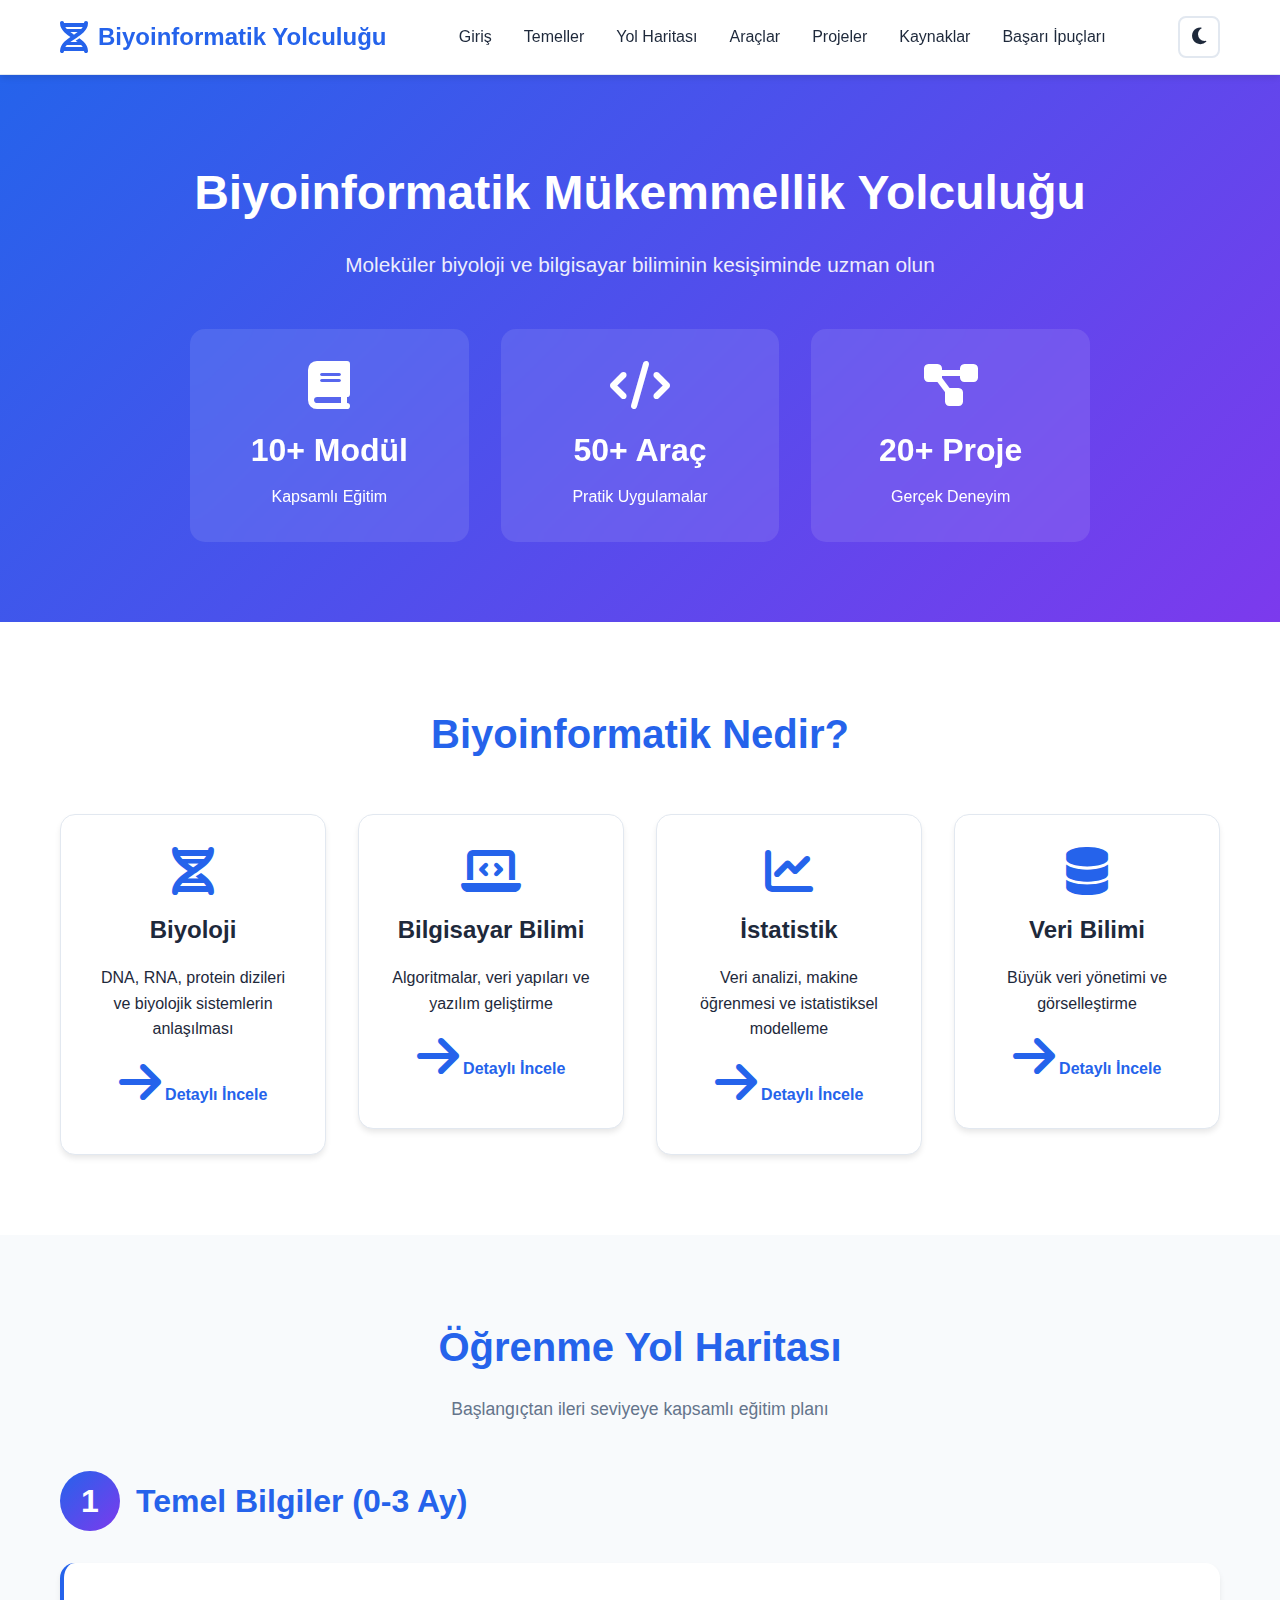
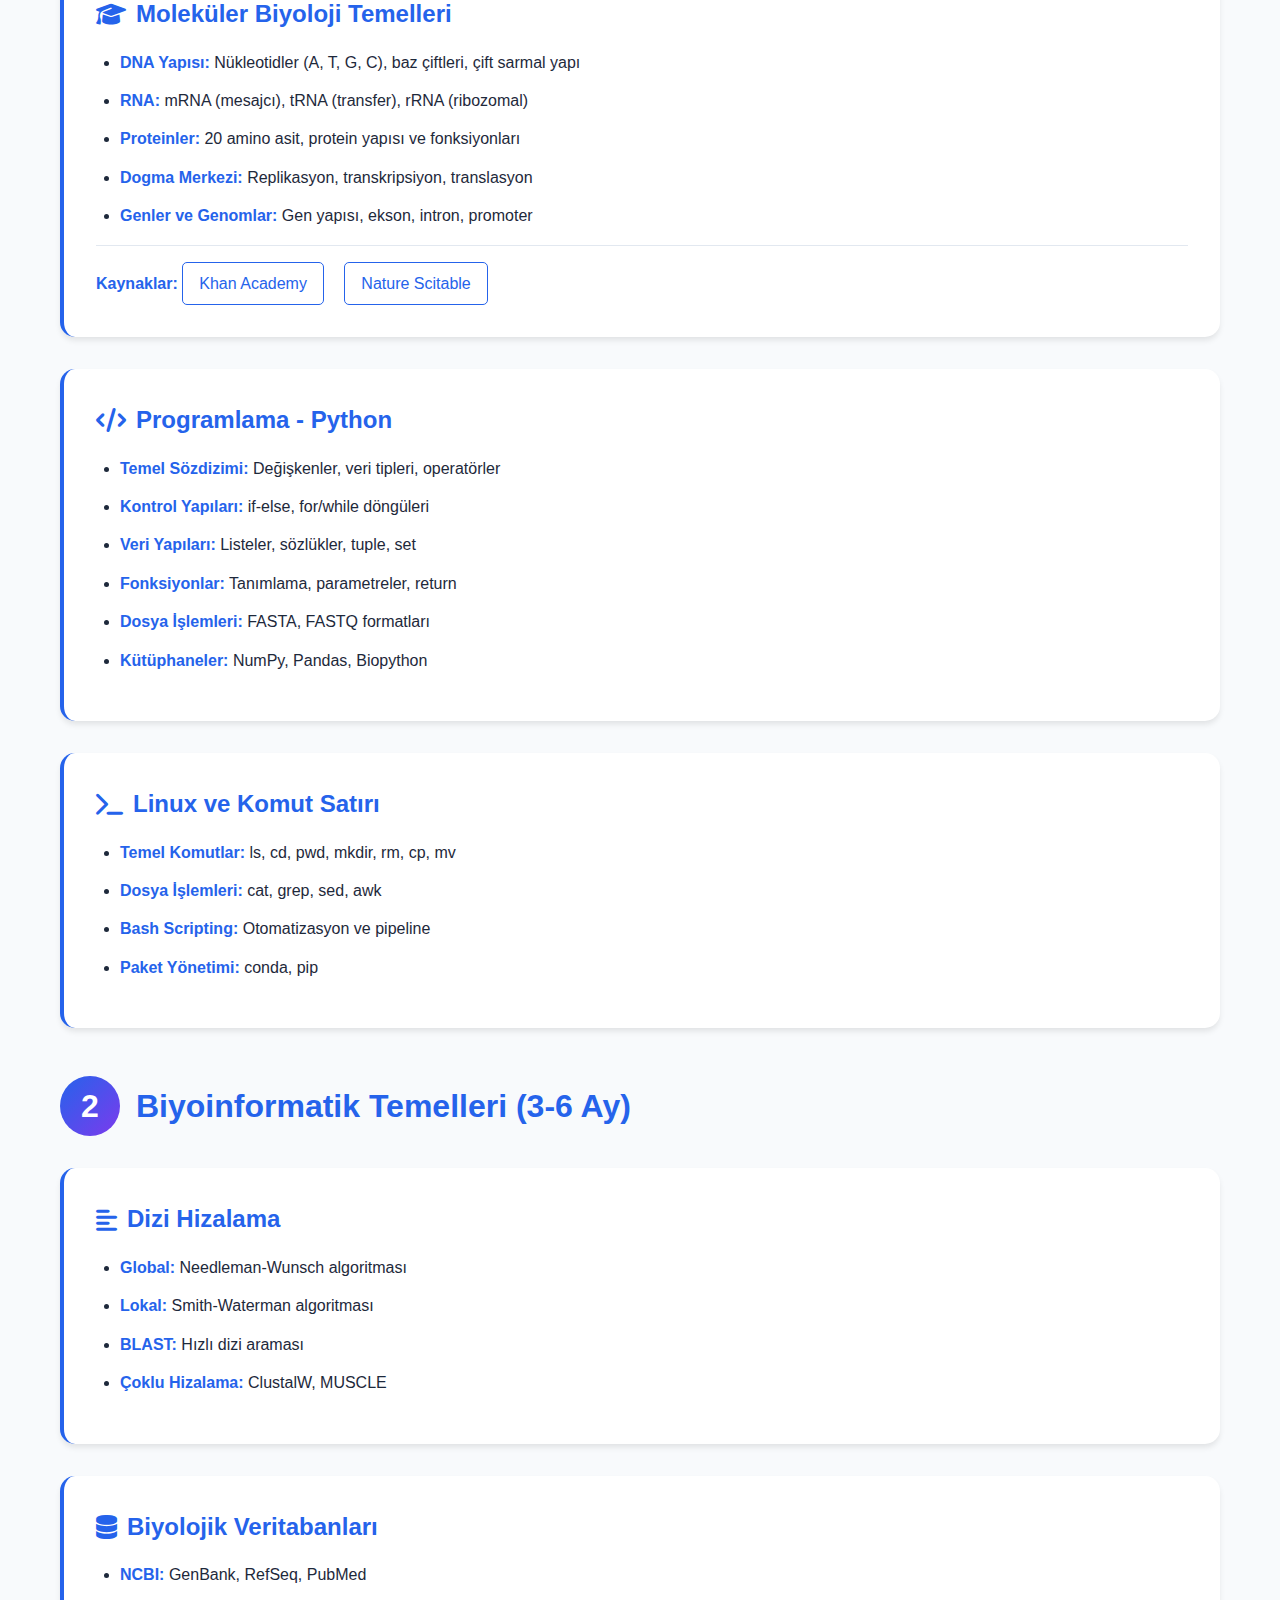
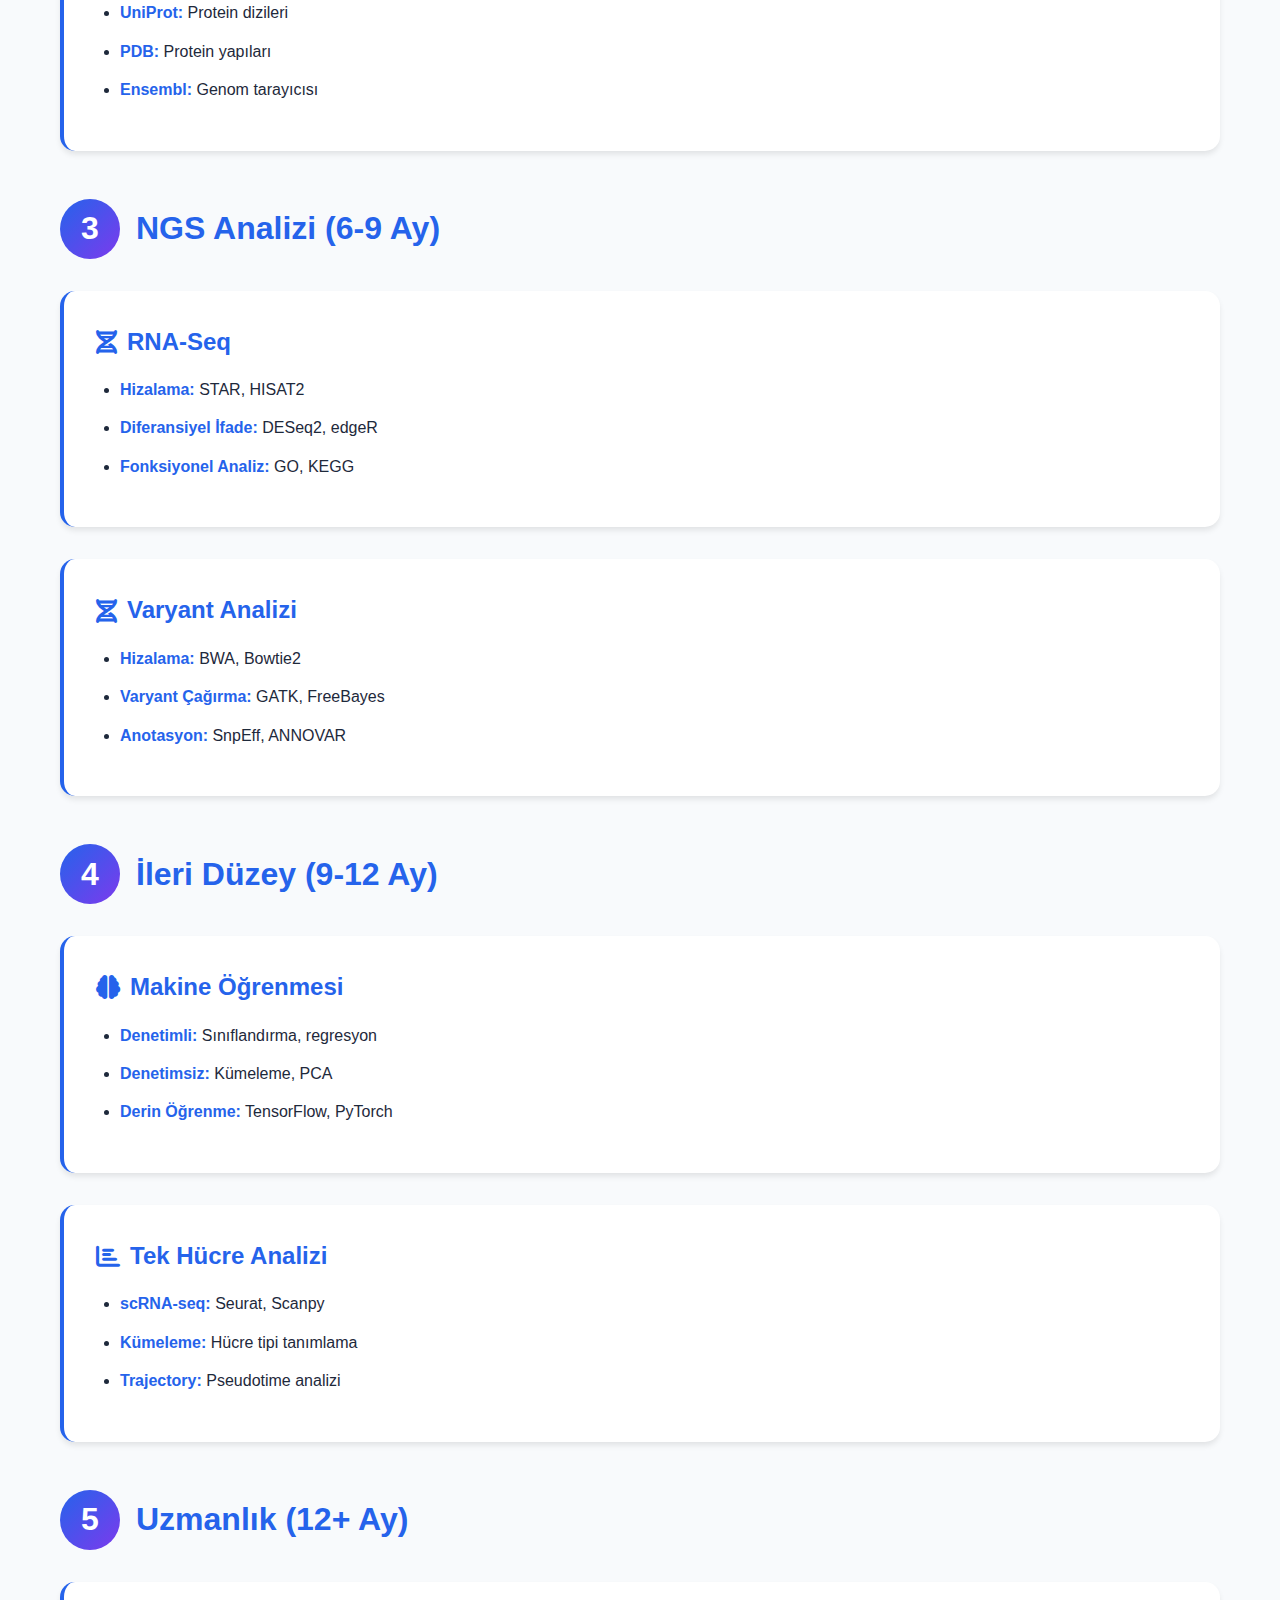
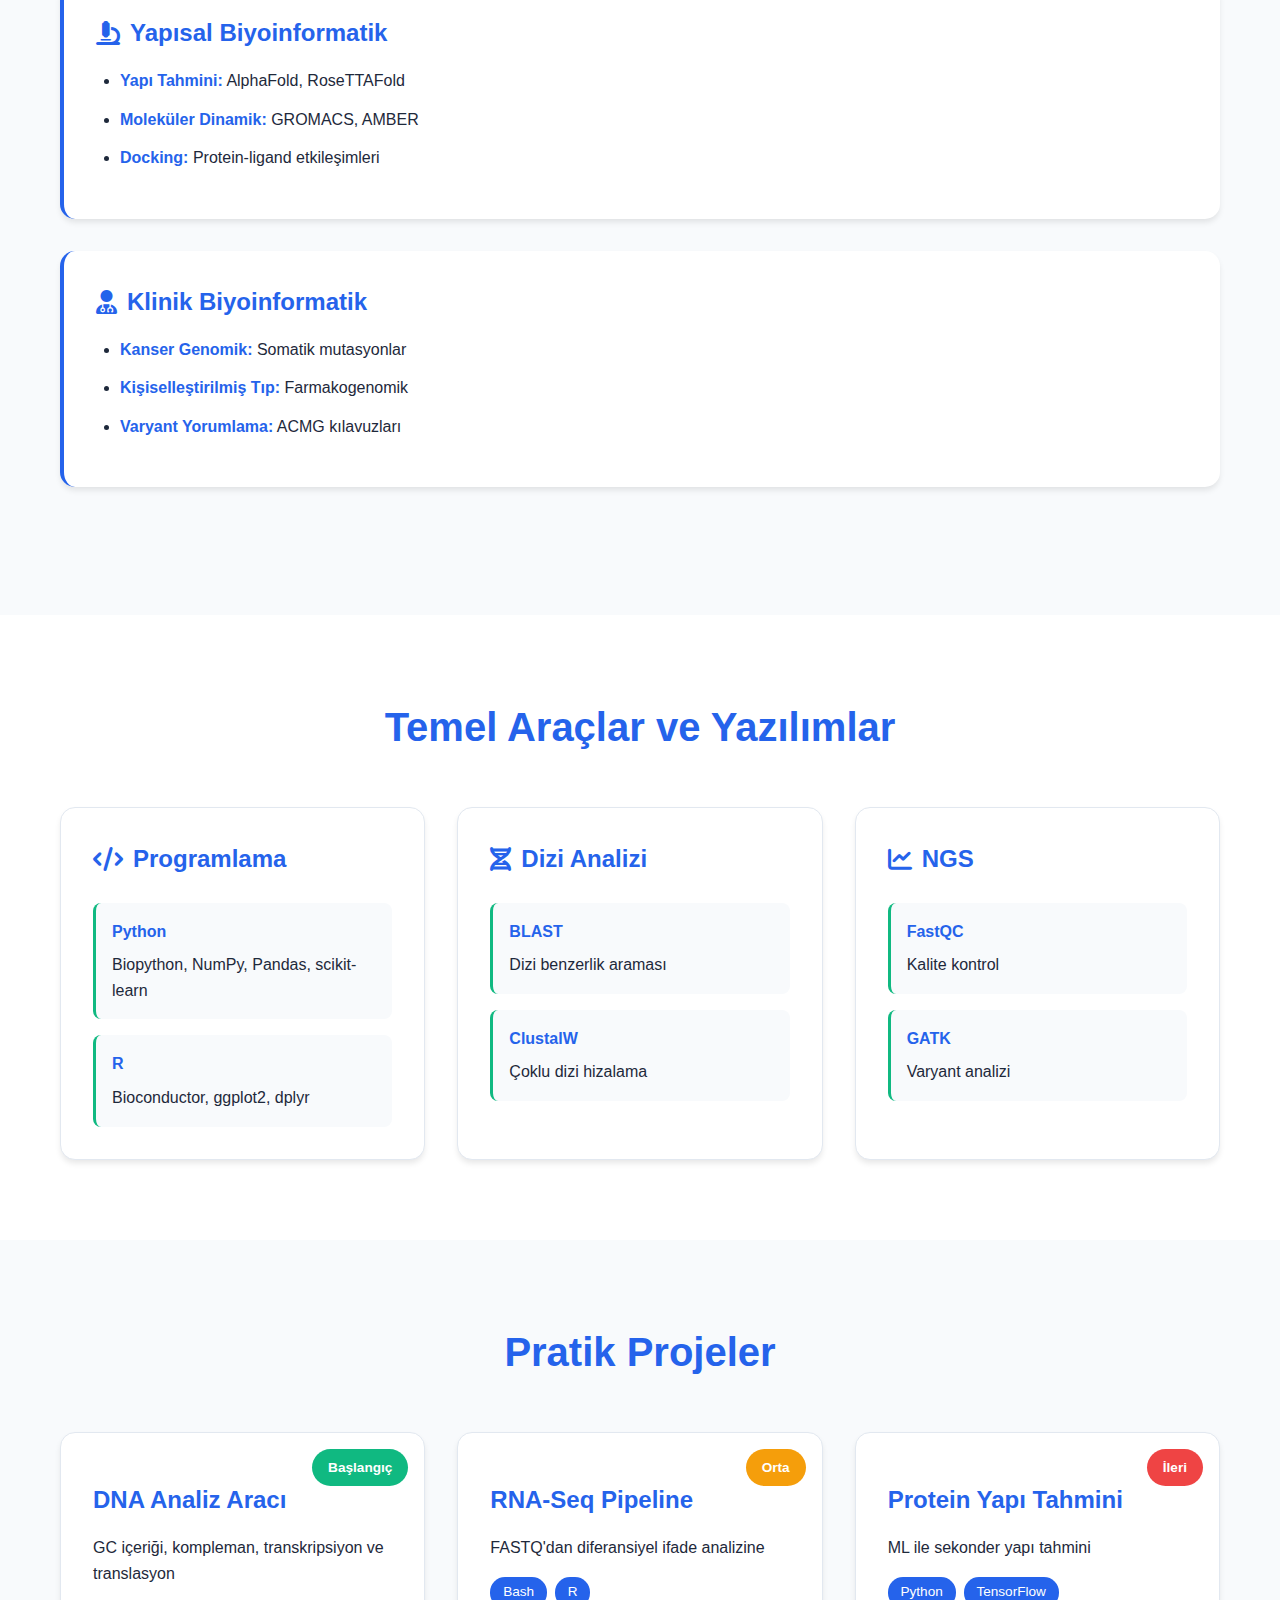
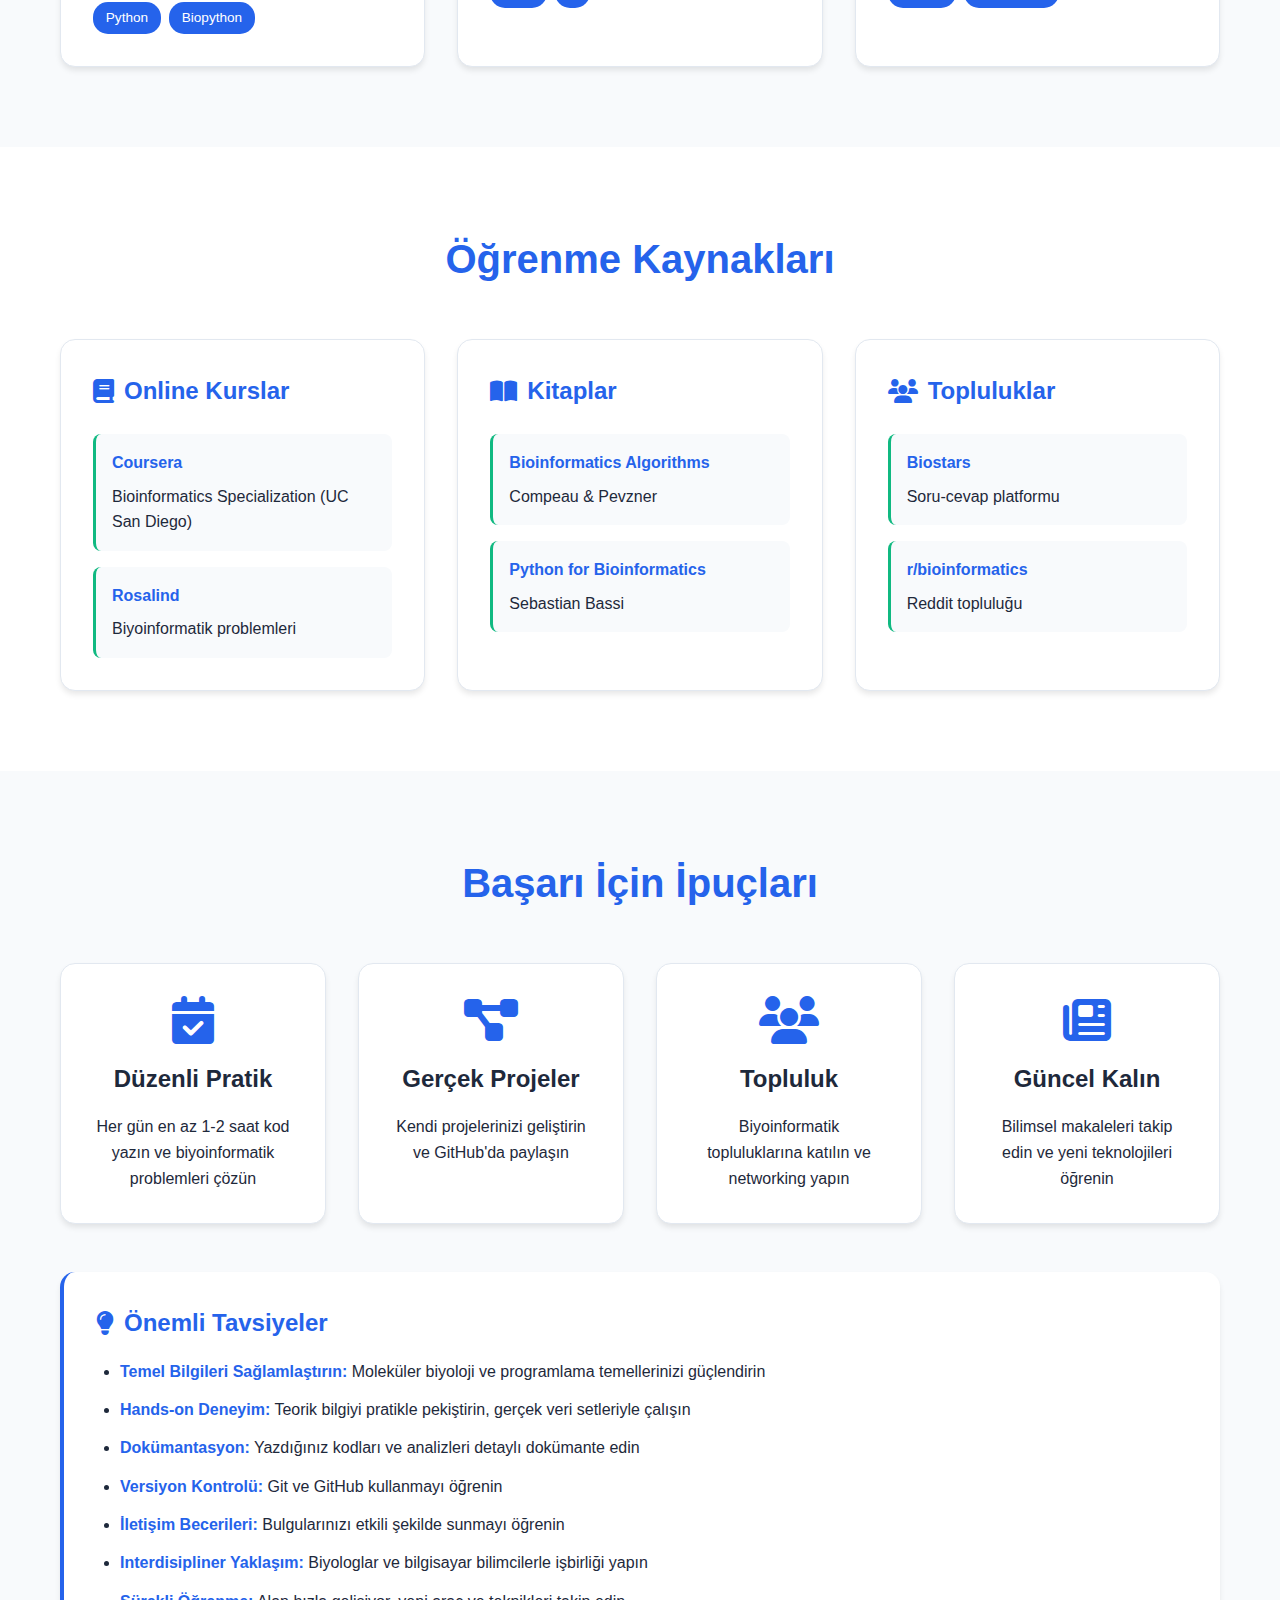
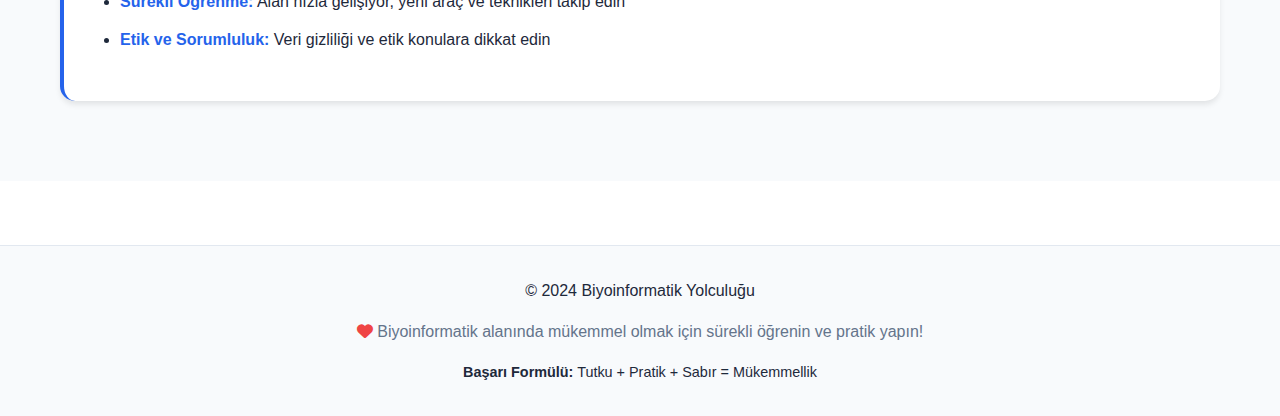
<file: complete.html>
<!DOCTYPE html>
<html lang="tr">
<head>
    <meta charset="UTF-8">
    <meta name="viewport" content="width=device-width, initial-scale=1.0">
    <title>Biyoinformatik Mükemmellik Yol Haritası - Kapsamlı Rehber</title>
    <link rel="stylesheet" href="styles.css">
    <link rel="stylesheet" href="https://cdnjs.cloudflare.com/ajax/libs/font-awesome/6.4.0/css/all.min.css">
</head>
<body>
    <nav class="navbar">
        <div class="container">
            <div class="nav-brand">
                <i class="fas fa-dna"></i>
                <span>Biyoinformatik Yolculuğu</span>
            </div>
            <ul class="nav-menu">
                <li><a href="#giris">Giriş</a></li>
                <li><a href="#temeller">Temeller</a></li>
                <li><a href="#yol-haritasi">Yol Haritası</a></li>
                <li><a href="#araclar">Araçlar</a></li>
                <li><a href="#projeler">Projeler</a></li>
                <li><a href="#kaynaklar">Kaynaklar</a></li>
                <li><a href="#basari">Başarı İpuçları</a></li>
            </ul>
            <button class="theme-toggle" id="themeToggle">
                <i class="fas fa-moon"></i>
            </button>
        </div>
    </nav>

    <section class="hero" id="giris">
        <div class="hero-content">
            <h1 class="hero-title">Biyoinformatik Mükemmellik Yolculuğu</h1>
            <p class="hero-subtitle">Moleküler biyoloji ve bilgisayar biliminin kesişiminde uzman olun</p>
            <div class="hero-stats">
                <div class="stat-card">
                    <i class="fas fa-book"></i>
                    <h3>10+ Modül</h3>
                    <p>Kapsamlı Eğitim</p>
                </div>
                <div class="stat-card">
                    <i class="fas fa-code"></i>
                    <h3>50+ Araç</h3>
                    <p>Pratik Uygulamalar</p>
                </div>
                <div class="stat-card">
                    <i class="fas fa-project-diagram"></i>
                    <h3>20+ Proje</h3>
                    <p>Gerçek Deneyim</p>
                </div>
            </div>
        </div>
    </section>

    <section class="section" id="temeller">
        <div class="container">
            <h2 class="section-title">Biyoinformatik Nedir?</h2>
            <div class="intro-grid">
                <a href="biyoloji.html" style="text-decoration: none; color: inherit;">
                    <div class="intro-card">
                        <i class="fas fa-dna"></i>
                        <h3>Biyoloji</h3>
                        <p>DNA, RNA, protein dizileri ve biyolojik sistemlerin anlaşılması</p>
                        <p style="margin-top: 1rem; color: var(--primary-color); font-weight: bold;">
                            <i class="fas fa-arrow-right"></i> Detaylı İncele
                        </p>
                    </div>
                </a>
                <a href="bilgisayar-bilimi.html" style="text-decoration: none; color: inherit;">
                    <div class="intro-card">
                        <i class="fas fa-laptop-code"></i>
                        <h3>Bilgisayar Bilimi</h3>
                        <p>Algoritmalar, veri yapıları ve yazılım geliştirme</p>
                        <p style="margin-top: 1rem; color: var(--primary-color); font-weight: bold;">
                            <i class="fas fa-arrow-right"></i> Detaylı İncele
                        </p>
                    </div>
                </a>
                <a href="istatistik.html" style="text-decoration: none; color: inherit;">
                    <div class="intro-card">
                        <i class="fas fa-chart-line"></i>
                        <h3>İstatistik</h3>
                        <p>Veri analizi, makine öğrenmesi ve istatistiksel modelleme</p>
                        <p style="margin-top: 1rem; color: var(--primary-color); font-weight: bold;">
                            <i class="fas fa-arrow-right"></i> Detaylı İncele
                        </p>
                    </div>
                </a>
                <a href="veri-bilimi.html" style="text-decoration: none; color: inherit;">
                    <div class="intro-card">
                        <i class="fas fa-database"></i>
                        <h3>Veri Bilimi</h3>
                        <p>Büyük veri yönetimi ve görselleştirme</p>
                        <p style="margin-top: 1rem; color: var(--primary-color); font-weight: bold;">
                            <i class="fas fa-arrow-right"></i> Detaylı İncele
                        </p>
                    </div>
                </a>
            </div>
        </div>
    </section>

    <section class="section bg-alt" id="yol-haritasi">
        <div class="container">
            <h2 class="section-title">Öğrenme Yol Haritası</h2>
            <p class="section-subtitle">Başlangıçtan ileri seviyeye kapsamlı eğitim planı</p>
            
            <div class="roadmap">
                <div class="roadmap-phase">
                    <div class="phase-header">
                        <span class="phase-number">1</span>
                        <h3>Temel Bilgiler (0-3 Ay)</h3>
                    </div>
                    <div class="phase-content">
                        <div class="topic-card">
                            <h4><i class="fas fa-graduation-cap"></i> Moleküler Biyoloji Temelleri</h4>
                            <ul>
                                <li><strong>DNA Yapısı:</strong> Nükleotidler (A, T, G, C), baz çiftleri, çift sarmal yapı</li>
                                <li><strong>RNA:</strong> mRNA (mesajcı), tRNA (transfer), rRNA (ribozomal)</li>
                                <li><strong>Proteinler:</strong> 20 amino asit, protein yapısı ve fonksiyonları</li>
                                <li><strong>Dogma Merkezi:</strong> Replikasyon, transkripsiyon, translasyon</li>
                                <li><strong>Genler ve Genomlar:</strong> Gen yapısı, ekson, intron, promoter</li>
                            </ul>
                            <div class="resources">
                                <strong>Kaynaklar:</strong>
                                <a href="https://www.khanacademy.org/science/biology" target="_blank">Khan Academy</a>
                                <a href="https://www.nature.com/scitable" target="_blank">Nature Scitable</a>
                            </div>
                        </div>

                        <div class="topic-card">
                            <h4><i class="fas fa-code"></i> Programlama - Python</h4>
                            <ul>
                                <li><strong>Temel Sözdizimi:</strong> Değişkenler, veri tipleri, operatörler</li>
                                <li><strong>Kontrol Yapıları:</strong> if-else, for/while döngüleri</li>
                                <li><strong>Veri Yapıları:</strong> Listeler, sözlükler, tuple, set</li>
                                <li><strong>Fonksiyonlar:</strong> Tanımlama, parametreler, return</li>
                                <li><strong>Dosya İşlemleri:</strong> FASTA, FASTQ formatları</li>
                                <li><strong>Kütüphaneler:</strong> NumPy, Pandas, Biopython</li>
                            </ul>
                        </div>

                        <div class="topic-card">
                            <h4><i class="fas fa-terminal"></i> Linux ve Komut Satırı</h4>
                            <ul>
                                <li><strong>Temel Komutlar:</strong> ls, cd, pwd, mkdir, rm, cp, mv</li>
                                <li><strong>Dosya İşlemleri:</strong> cat, grep, sed, awk</li>
                                <li><strong>Bash Scripting:</strong> Otomatizasyon ve pipeline</li>
                                <li><strong>Paket Yönetimi:</strong> conda, pip</li>
                            </ul>
                        </div>
                    </div>
                </div>

                <div class="roadmap-phase">
                    <div class="phase-header">
                        <span class="phase-number">2</span>
                        <h3>Biyoinformatik Temelleri (3-6 Ay)</h3>
                    </div>
                    <div class="phase-content">
                        <div class="topic-card">
                            <h4><i class="fas fa-align-left"></i> Dizi Hizalama</h4>
                            <ul>
                                <li><strong>Global:</strong> Needleman-Wunsch algoritması</li>
                                <li><strong>Lokal:</strong> Smith-Waterman algoritması</li>
                                <li><strong>BLAST:</strong> Hızlı dizi araması</li>
                                <li><strong>Çoklu Hizalama:</strong> ClustalW, MUSCLE</li>
                            </ul>
                        </div>

                        <div class="topic-card">
                            <h4><i class="fas fa-database"></i> Biyolojik Veritabanları</h4>
                            <ul>
                                <li><strong>NCBI:</strong> GenBank, RefSeq, PubMed</li>
                                <li><strong>UniProt:</strong> Protein dizileri</li>
                                <li><strong>PDB:</strong> Protein yapıları</li>
                                <li><strong>Ensembl:</strong> Genom tarayıcısı</li>
                            </ul>
                        </div>
                    </div>
                </div>

                <div class="roadmap-phase">
                    <div class="phase-header">
                        <span class="phase-number">3</span>
                        <h3>NGS Analizi (6-9 Ay)</h3>
                    </div>
                    <div class="phase-content">
                        <div class="topic-card">
                            <h4><i class="fas fa-dna"></i> RNA-Seq</h4>
                            <ul>
                                <li><strong>Hizalama:</strong> STAR, HISAT2</li>
                                <li><strong>Diferansiyel İfade:</strong> DESeq2, edgeR</li>
                                <li><strong>Fonksiyonel Analiz:</strong> GO, KEGG</li>
                            </ul>
                        </div>

                        <div class="topic-card">
                            <h4><i class="fas fa-dna"></i> Varyant Analizi</h4>
                            <ul>
                                <li><strong>Hizalama:</strong> BWA, Bowtie2</li>
                                <li><strong>Varyant Çağırma:</strong> GATK, FreeBayes</li>
                                <li><strong>Anotasyon:</strong> SnpEff, ANNOVAR</li>
                            </ul>
                        </div>
                    </div>
                </div>

                <div class="roadmap-phase">
                    <div class="phase-header">
                        <span class="phase-number">4</span>
                        <h3>İleri Düzey (9-12 Ay)</h3>
                    </div>
                    <div class="phase-content">
                        <div class="topic-card">
                            <h4><i class="fas fa-brain"></i> Makine Öğrenmesi</h4>
                            <ul>
                                <li><strong>Denetimli:</strong> Sınıflandırma, regresyon</li>
                                <li><strong>Denetimsiz:</strong> Kümeleme, PCA</li>
                                <li><strong>Derin Öğrenme:</strong> TensorFlow, PyTorch</li>
                            </ul>
                        </div>

                        <div class="topic-card">
                            <h4><i class="fas fa-chart-bar"></i> Tek Hücre Analizi</h4>
                            <ul>
                                <li><strong>scRNA-seq:</strong> Seurat, Scanpy</li>
                                <li><strong>Kümeleme:</strong> Hücre tipi tanımlama</li>
                                <li><strong>Trajectory:</strong> Pseudotime analizi</li>
                            </ul>
                        </div>
                    </div>
                </div>

                <div class="roadmap-phase">
                    <div class="phase-header">
                        <span class="phase-number">5</span>
                        <h3>Uzmanlık (12+ Ay)</h3>
                    </div>
                    <div class="phase-content">
                        <div class="topic-card">
                            <h4><i class="fas fa-microscope"></i> Yapısal Biyoinformatik</h4>
                            <ul>
                                <li><strong>Yapı Tahmini:</strong> AlphaFold, RoseTTAFold</li>
                                <li><strong>Moleküler Dinamik:</strong> GROMACS, AMBER</li>
                                <li><strong>Docking:</strong> Protein-ligand etkileşimleri</li>
                            </ul>
                        </div>

                        <div class="topic-card">
                            <h4><i class="fas fa-user-md"></i> Klinik Biyoinformatik</h4>
                            <ul>
                                <li><strong>Kanser Genomik:</strong> Somatik mutasyonlar</li>
                                <li><strong>Kişiselleştirilmiş Tıp:</strong> Farmakogenomik</li>
                                <li><strong>Varyant Yorumlama:</strong> ACMG kılavuzları</li>
                            </ul>
                        </div>
                    </div>
                </div>
            </div>
        </div>
    </section>

    <section class="section" id="araclar">
        <div class="container">
            <h2 class="section-title">Temel Araçlar ve Yazılımlar</h2>
            <div class="tools-grid">
                <div class="tool-category">
                    <h3><i class="fas fa-code"></i> Programlama</h3>
                    <div class="tool-list">
                        <div class="tool-item">
                            <strong>Python</strong>
                            <p>Biopython, NumPy, Pandas, scikit-learn</p>
                        </div>
                        <div class="tool-item">
                            <strong>R</strong>
                            <p>Bioconductor, ggplot2, dplyr</p>
                        </div>
                    </div>
                </div>

                <div class="tool-category">
                    <h3><i class="fas fa-dna"></i> Dizi Analizi</h3>
                    <div class="tool-list">
                        <div class="tool-item">
                            <strong>BLAST</strong>
                            <p>Dizi benzerlik araması</p>
                        </div>
                        <div class="tool-item">
                            <strong>ClustalW</strong>
                            <p>Çoklu dizi hizalama</p>
                        </div>
                    </div>
                </div>

                <div class="tool-category">
                    <h3><i class="fas fa-chart-line"></i> NGS</h3>
                    <div class="tool-list">
                        <div class="tool-item">
                            <strong>FastQC</strong>
                            <p>Kalite kontrol</p>
                        </div>
                        <div class="tool-item">
                            <strong>GATK</strong>
                            <p>Varyant analizi</p>
                        </div>
                    </div>
                </div>
            </div>
        </div>
    </section>

    <section class="section bg-alt" id="projeler">
        <div class="container">
            <h2 class="section-title">Pratik Projeler</h2>
            <div class="projects-grid">
                <div class="project-card beginner">
                    <div class="project-level">Başlangıç</div>
                    <h3>DNA Analiz Aracı</h3>
                    <p>GC içeriği, kompleman, transkripsiyon ve translasyon</p>
                    <div class="project-skills">
                        <span>Python</span>
                        <span>Biopython</span>
                    </div>
                </div>

                <div class="project-card intermediate">
                    <div class="project-level">Orta</div>
                    <h3>RNA-Seq Pipeline</h3>
                    <p>FASTQ'dan diferansiyel ifade analizine</p>
                    <div class="project-skills">
                        <span>Bash</span>
                        <span>R</span>
                    </div>
                </div>

                <div class="project-card advanced">
                    <div class="project-level">İleri</div>
                    <h3>Protein Yapı Tahmini</h3>
                    <p>ML ile sekonder yapı tahmini</p>
                    <div class="project-skills">
                        <span>Python</span>
                        <span>TensorFlow</span>
                    </div>
                </div>
            </div>
        </div>
    </section>

    <section class="section" id="kaynaklar">
        <div class="container">
            <h2 class="section-title">Öğrenme Kaynakları</h2>
            <div class="tools-grid">
                <div class="tool-category">
                    <h3><i class="fas fa-book"></i> Online Kurslar</h3>
                    <div class="tool-list">
                        <div class="tool-item">
                            <strong>Coursera</strong>
                            <p>Bioinformatics Specialization (UC San Diego)</p>
                        </div>
                        <div class="tool-item">
                            <strong>Rosalind</strong>
                            <p>Biyoinformatik problemleri</p>
                        </div>
                    </div>
                </div>

                <div class="tool-category">
                    <h3><i class="fas fa-book-open"></i> Kitaplar</h3>
                    <div class="tool-list">
                        <div class="tool-item">
                            <strong>Bioinformatics Algorithms</strong>
                            <p>Compeau & Pevzner</p>
                        </div>
                        <div class="tool-item">
                            <strong>Python for Bioinformatics</strong>
                            <p>Sebastian Bassi</p>
                        </div>
                    </div>
                </div>

                <div class="tool-category">
                    <h3><i class="fas fa-users"></i> Topluluklar</h3>
                    <div class="tool-list">
                        <div class="tool-item">
                            <strong>Biostars</strong>
                            <p>Soru-cevap platformu</p>
                        </div>
                        <div class="tool-item">
                            <strong>r/bioinformatics</strong>
                            <p>Reddit topluluğu</p>
                        </div>
                    </div>
                </div>
            </div>
        </div>
    </section>

    <section class="section bg-alt" id="basari">
        <div class="container">
            <h2 class="section-title">Başarı İçin İpuçları</h2>
            <div class="intro-grid">
                <div class="intro-card">
                    <i class="fas fa-calendar-check"></i>
                    <h3>Düzenli Pratik</h3>
                    <p>Her gün en az 1-2 saat kod yazın ve biyoinformatik problemleri çözün</p>
                </div>
                <div class="intro-card">
                    <i class="fas fa-project-diagram"></i>
                    <h3>Gerçek Projeler</h3>
                    <p>Kendi projelerinizi geliştirin ve GitHub'da paylaşın</p>
                </div>
                <div class="intro-card">
                    <i class="fas fa-users"></i>
                    <h3>Topluluk</h3>
                    <p>Biyoinformatik topluluklarına katılın ve networking yapın</p>
                </div>
                <div class="intro-card">
                    <i class="fas fa-newspaper"></i>
                    <h3>Güncel Kalın</h3>
                    <p>Bilimsel makaleleri takip edin ve yeni teknolojileri öğrenin</p>
                </div>
            </div>

            <div class="topic-card" style="margin-top: 3rem;">
                <h4><i class="fas fa-lightbulb"></i> Önemli Tavsiyeler</h4>
                <ul>
                    <li><strong>Temel Bilgileri Sağlamlaştırın:</strong> Moleküler biyoloji ve programlama temellerinizi güçlendirin</li>
                    <li><strong>Hands-on Deneyim:</strong> Teorik bilgiyi pratikle pekiştirin, gerçek veri setleriyle çalışın</li>
                    <li><strong>Dokümantasyon:</strong> Yazdığınız kodları ve analizleri detaylı dokümante edin</li>
                    <li><strong>Versiyon Kontrolü:</strong> Git ve GitHub kullanmayı öğrenin</li>
                    <li><strong>İletişim Becerileri:</strong> Bulgularınızı etkili şekilde sunmayı öğrenin</li>
                    <li><strong>Interdisipliner Yaklaşım:</strong> Biyologlar ve bilgisayar bilimcilerle işbirliği yapın</li>
                    <li><strong>Sürekli Öğrenme:</strong> Alan hızla gelişiyor, yeni araç ve teknikleri takip edin</li>
                    <li><strong>Etik ve Sorumluluk:</strong> Veri gizliliği ve etik konulara dikkat edin</li>
                </ul>
            </div>
        </div>
    </section>

    <footer class="footer">
        <div class="container">
            <p>&copy; 2024 Biyoinformatik Yolculuğu</p>
            <p style="margin-top: 1rem; color: var(--text-secondary);">
                <i class="fas fa-heart" style="color: #ef4444;"></i> 
                Biyoinformatik alanında mükemmel olmak için sürekli öğrenin ve pratik yapın!
            </p>
            <p style="margin-top: 1rem; font-size: 0.9rem;">
                <strong>Başarı Formülü:</strong> Tutku + Pratik + Sabır = Mükemmellik
            </p>
        </div>
    </footer>

    <script src="script.js"></script>
</body>
</html>
</file>
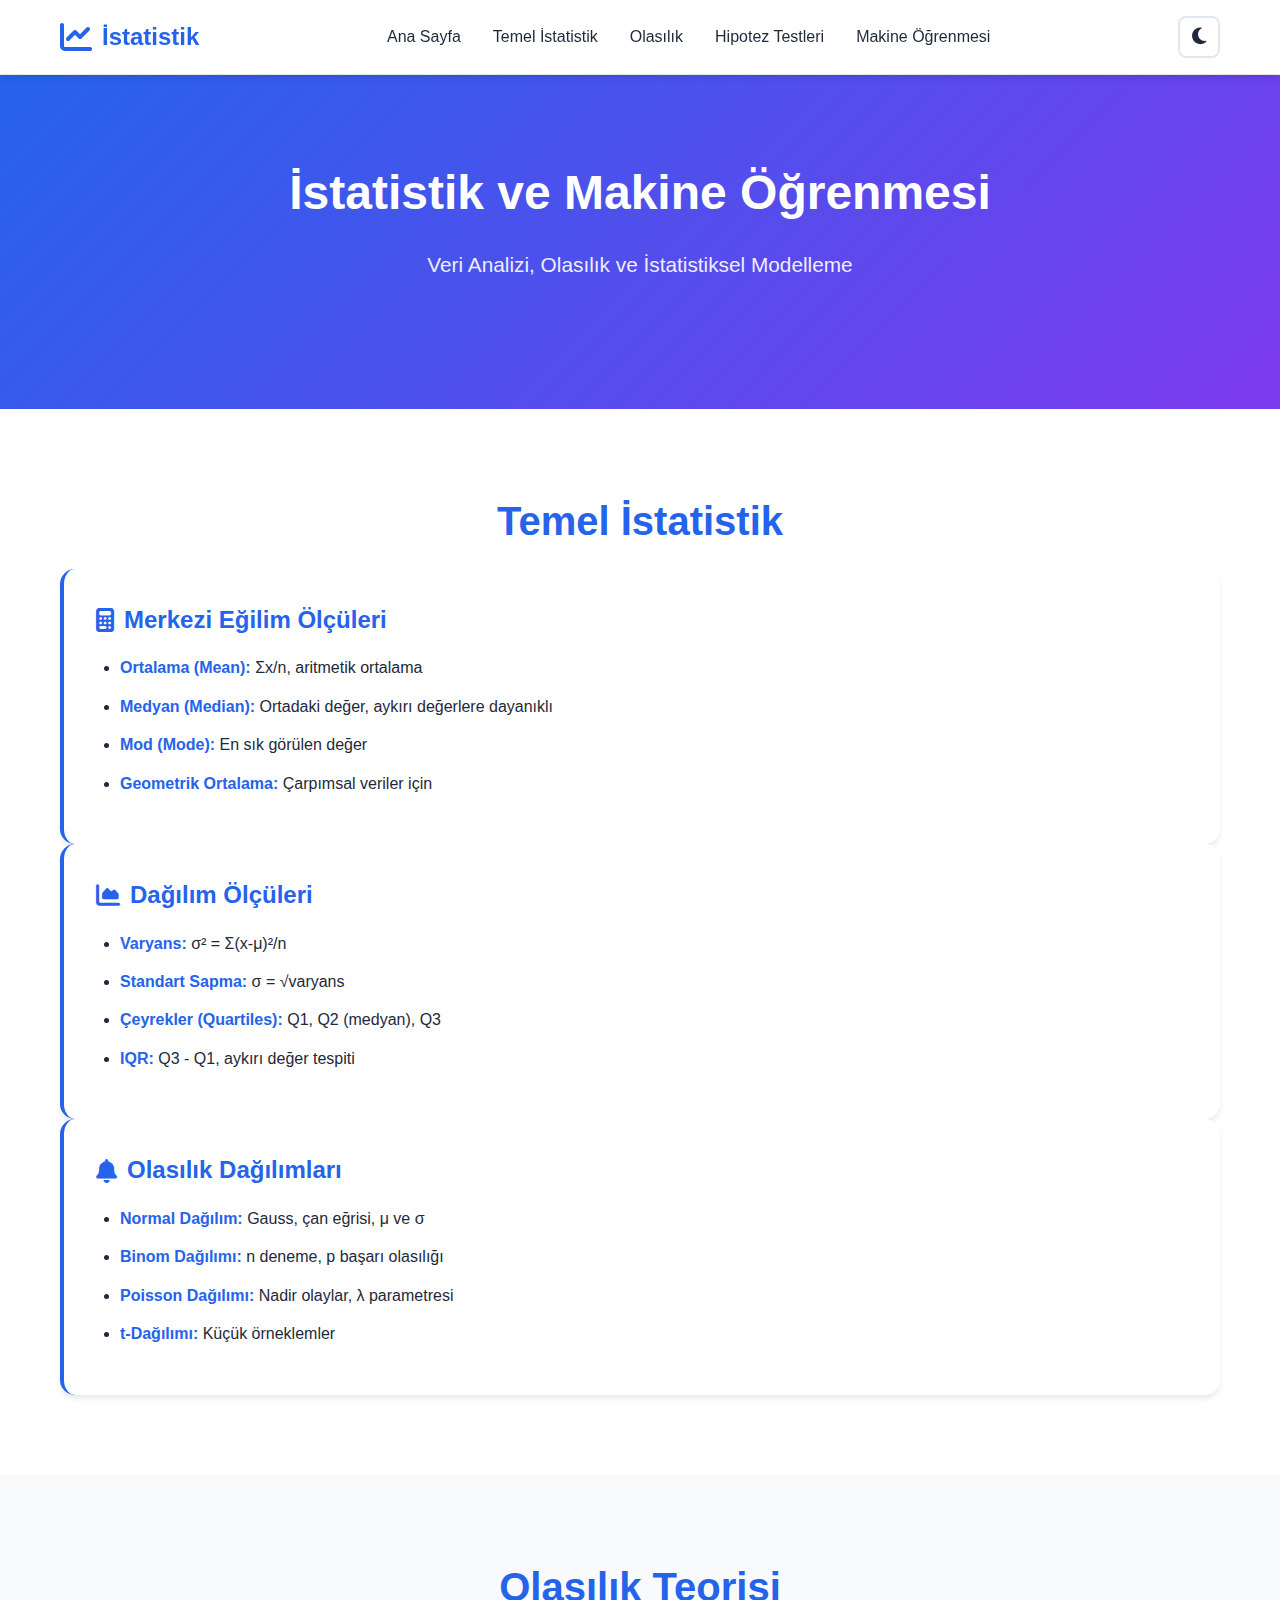
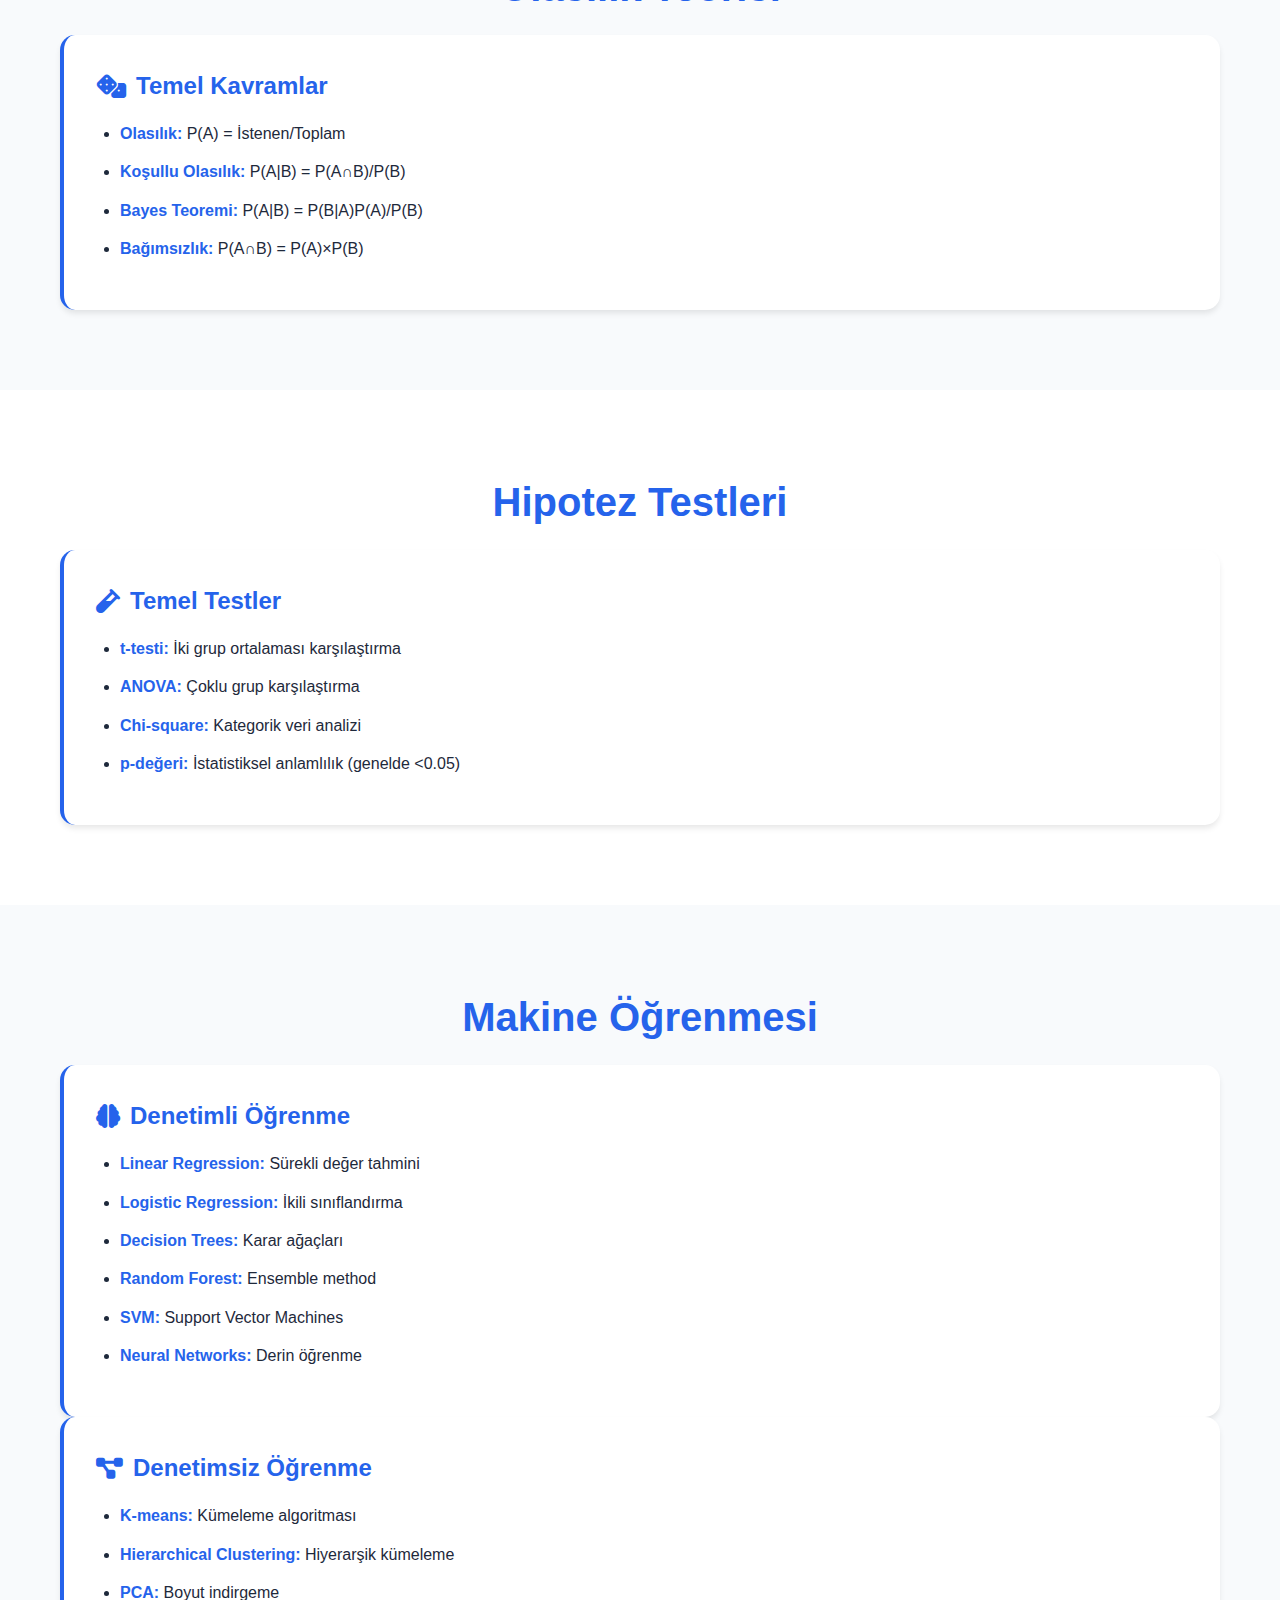
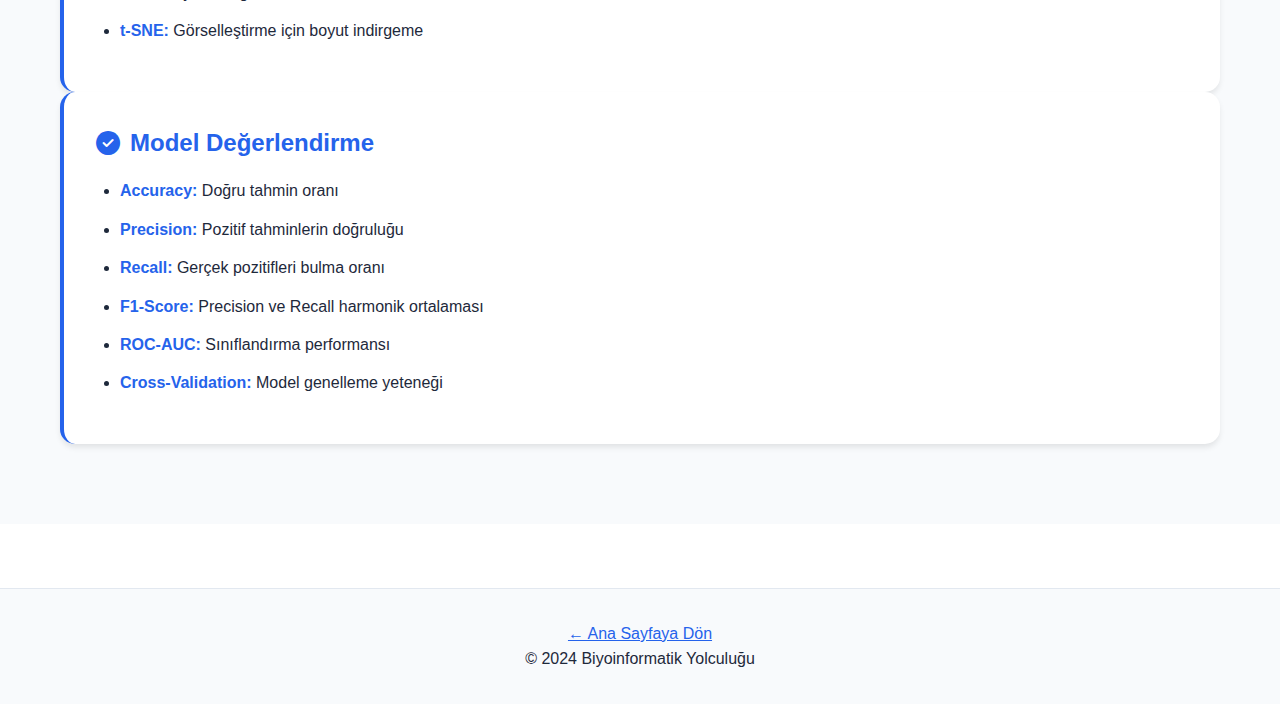
<file: istatistik.html>
<!DOCTYPE html>
<html lang="tr">
<head>
    <meta charset="UTF-8">
    <meta name="viewport" content="width=device-width, initial-scale=1.0">
    <title>İstatistik - Detaylı Rehber</title>
    <link rel="stylesheet" href="styles.css">
    <link rel="stylesheet" href="https://cdnjs.cloudflare.com/ajax/libs/font-awesome/6.4.0/css/all.min.css">
</head>
<body>
    <nav class="navbar">
        <div class="container">
            <div class="nav-brand">
                <i class="fas fa-chart-line"></i>
                <span>İstatistik</span>
            </div>
            <ul class="nav-menu">
                <li><a href="complete.html">Ana Sayfa</a></li>
                <li><a href="#temel">Temel İstatistik</a></li>
                <li><a href="#olasilik">Olasılık</a></li>
                <li><a href="#hipotez">Hipotez Testleri</a></li>
                <li><a href="#ml">Makine Öğrenmesi</a></li>
            </ul>
            <button class="theme-toggle" id="themeToggle">
                <i class="fas fa-moon"></i>
            </button>
        </div>
    </nav>

    <section class="hero">
        <div class="hero-content">
            <h1 class="hero-title">İstatistik ve Makine Öğrenmesi</h1>
            <p class="hero-subtitle">Veri Analizi, Olasılık ve İstatistiksel Modelleme</p>
        </div>
    </section>

    <section class="section" id="temel">
        <div class="container">
            <h2 class="section-title">Temel İstatistik</h2>
            
            <div class="topic-card">
                <h4><i class="fas fa-calculator"></i> Merkezi Eğilim Ölçüleri</h4>
                <ul>
                    <li><strong>Ortalama (Mean):</strong> Σx/n, aritmetik ortalama</li>
                    <li><strong>Medyan (Median):</strong> Ortadaki değer, aykırı değerlere dayanıklı</li>
                    <li><strong>Mod (Mode):</strong> En sık görülen değer</li>
                    <li><strong>Geometrik Ortalama:</strong> Çarpımsal veriler için</li>
                </ul>
            </div>

            <div class="topic-card">
                <h4><i class="fas fa-chart-area"></i> Dağılım Ölçüleri</h4>
                <ul>
                    <li><strong>Varyans:</strong> σ² = Σ(x-μ)²/n</li>
                    <li><strong>Standart Sapma:</strong> σ = √varyans</li>
                    <li><strong>Çeyrekler (Quartiles):</strong> Q1, Q2 (medyan), Q3</li>
                    <li><strong>IQR:</strong> Q3 - Q1, aykırı değer tespiti</li>
                </ul>
            </div>

            <div class="topic-card">
                <h4><i class="fas fa-bell"></i> Olasılık Dağılımları</h4>
                <ul>
                    <li><strong>Normal Dağılım:</strong> Gauss, çan eğrisi, μ ve σ</li>
                    <li><strong>Binom Dağılımı:</strong> n deneme, p başarı olasılığı</li>
                    <li><strong>Poisson Dağılımı:</strong> Nadir olaylar, λ parametresi</li>
                    <li><strong>t-Dağılımı:</strong> Küçük örneklemler</li>
                </ul>
            </div>
        </div>
    </section>

    <section class="section bg-alt" id="olasilik">
        <div class="container">
            <h2 class="section-title">Olasılık Teorisi</h2>
            
            <div class="topic-card">
                <h4><i class="fas fa-dice"></i> Temel Kavramlar</h4>
                <ul>
                    <li><strong>Olasılık:</strong> P(A) = İstenen/Toplam</li>
                    <li><strong>Koşullu Olasılık:</strong> P(A|B) = P(A∩B)/P(B)</li>
                    <li><strong>Bayes Teoremi:</strong> P(A|B) = P(B|A)P(A)/P(B)</li>
                    <li><strong>Bağımsızlık:</strong> P(A∩B) = P(A)×P(B)</li>
                </ul>
            </div>
        </div>
    </section>

    <section class="section" id="hipotez">
        <div class="container">
            <h2 class="section-title">Hipotez Testleri</h2>
            
            <div class="topic-card">
                <h4><i class="fas fa-vial"></i> Temel Testler</h4>
                <ul>
                    <li><strong>t-testi:</strong> İki grup ortalaması karşılaştırma</li>
                    <li><strong>ANOVA:</strong> Çoklu grup karşılaştırma</li>
                    <li><strong>Chi-square:</strong> Kategorik veri analizi</li>
                    <li><strong>p-değeri:</strong> İstatistiksel anlamlılık (genelde <0.05)</li>
                </ul>
            </div>
        </div>
    </section>

    <section class="section bg-alt" id="ml">
        <div class="container">
            <h2 class="section-title">Makine Öğrenmesi</h2>
            
            <div class="topic-card">
                <h4><i class="fas fa-brain"></i> Denetimli Öğrenme</h4>
                <ul>
                    <li><strong>Linear Regression:</strong> Sürekli değer tahmini</li>
                    <li><strong>Logistic Regression:</strong> İkili sınıflandırma</li>
                    <li><strong>Decision Trees:</strong> Karar ağaçları</li>
                    <li><strong>Random Forest:</strong> Ensemble method</li>
                    <li><strong>SVM:</strong> Support Vector Machines</li>
                    <li><strong>Neural Networks:</strong> Derin öğrenme</li>
                </ul>
            </div>

            <div class="topic-card">
                <h4><i class="fas fa-project-diagram"></i> Denetimsiz Öğrenme</h4>
                <ul>
                    <li><strong>K-means:</strong> Kümeleme algoritması</li>
                    <li><strong>Hierarchical Clustering:</strong> Hiyerarşik kümeleme</li>
                    <li><strong>PCA:</strong> Boyut indirgeme</li>
                    <li><strong>t-SNE:</strong> Görselleştirme için boyut indirgeme</li>
                </ul>
            </div>

            <div class="topic-card">
                <h4><i class="fas fa-check-circle"></i> Model Değerlendirme</h4>
                <ul>
                    <li><strong>Accuracy:</strong> Doğru tahmin oranı</li>
                    <li><strong>Precision:</strong> Pozitif tahminlerin doğruluğu</li>
                    <li><strong>Recall:</strong> Gerçek pozitifleri bulma oranı</li>
                    <li><strong>F1-Score:</strong> Precision ve Recall harmonik ortalaması</li>
                    <li><strong>ROC-AUC:</strong> Sınıflandırma performansı</li>
                    <li><strong>Cross-Validation:</strong> Model genelleme yeteneği</li>
                </ul>
            </div>
        </div>
    </section>

    <footer class="footer">
        <div class="container">
            <p><a href="complete.html" style="color: var(--primary-color);">← Ana Sayfaya Dön</a></p>
            <p>&copy; 2024 Biyoinformatik Yolculuğu</p>
        </div>
    </footer>

    <script src="script.js"></script>
</body>
</html>
</file>
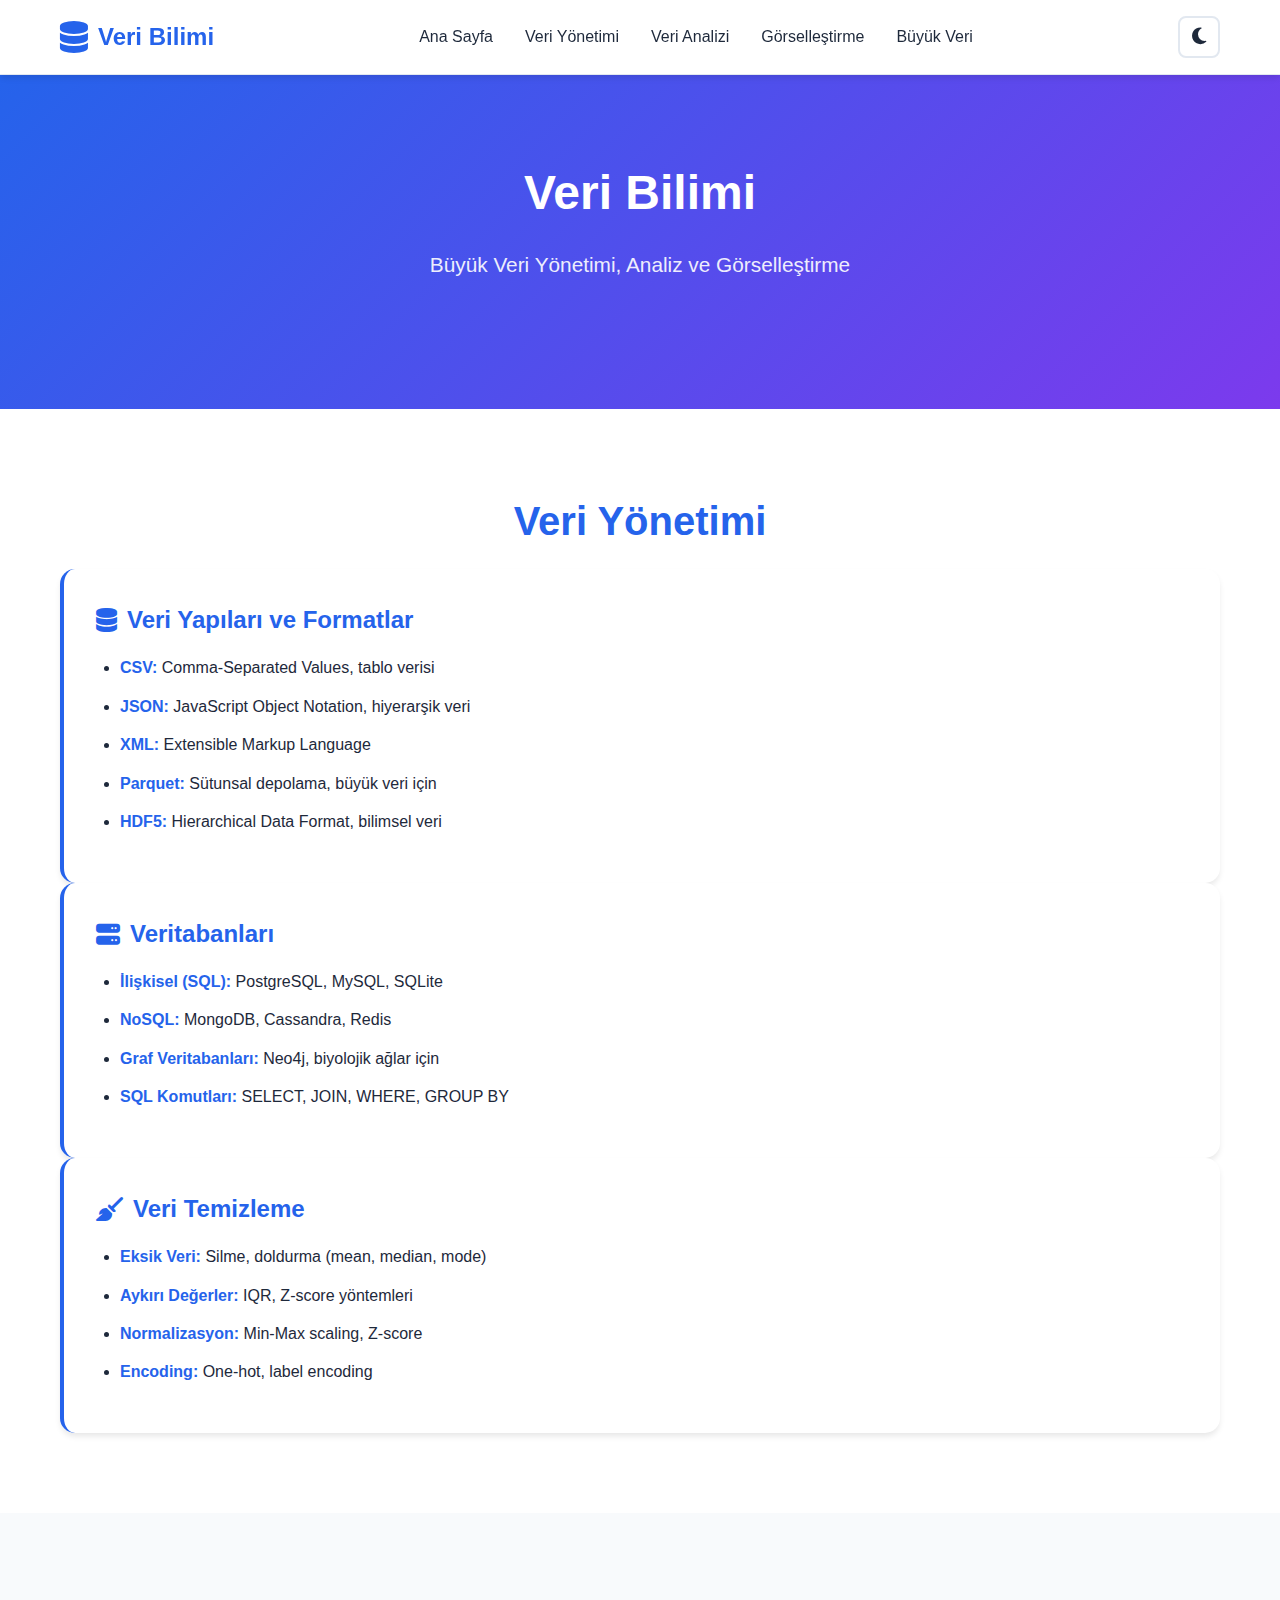
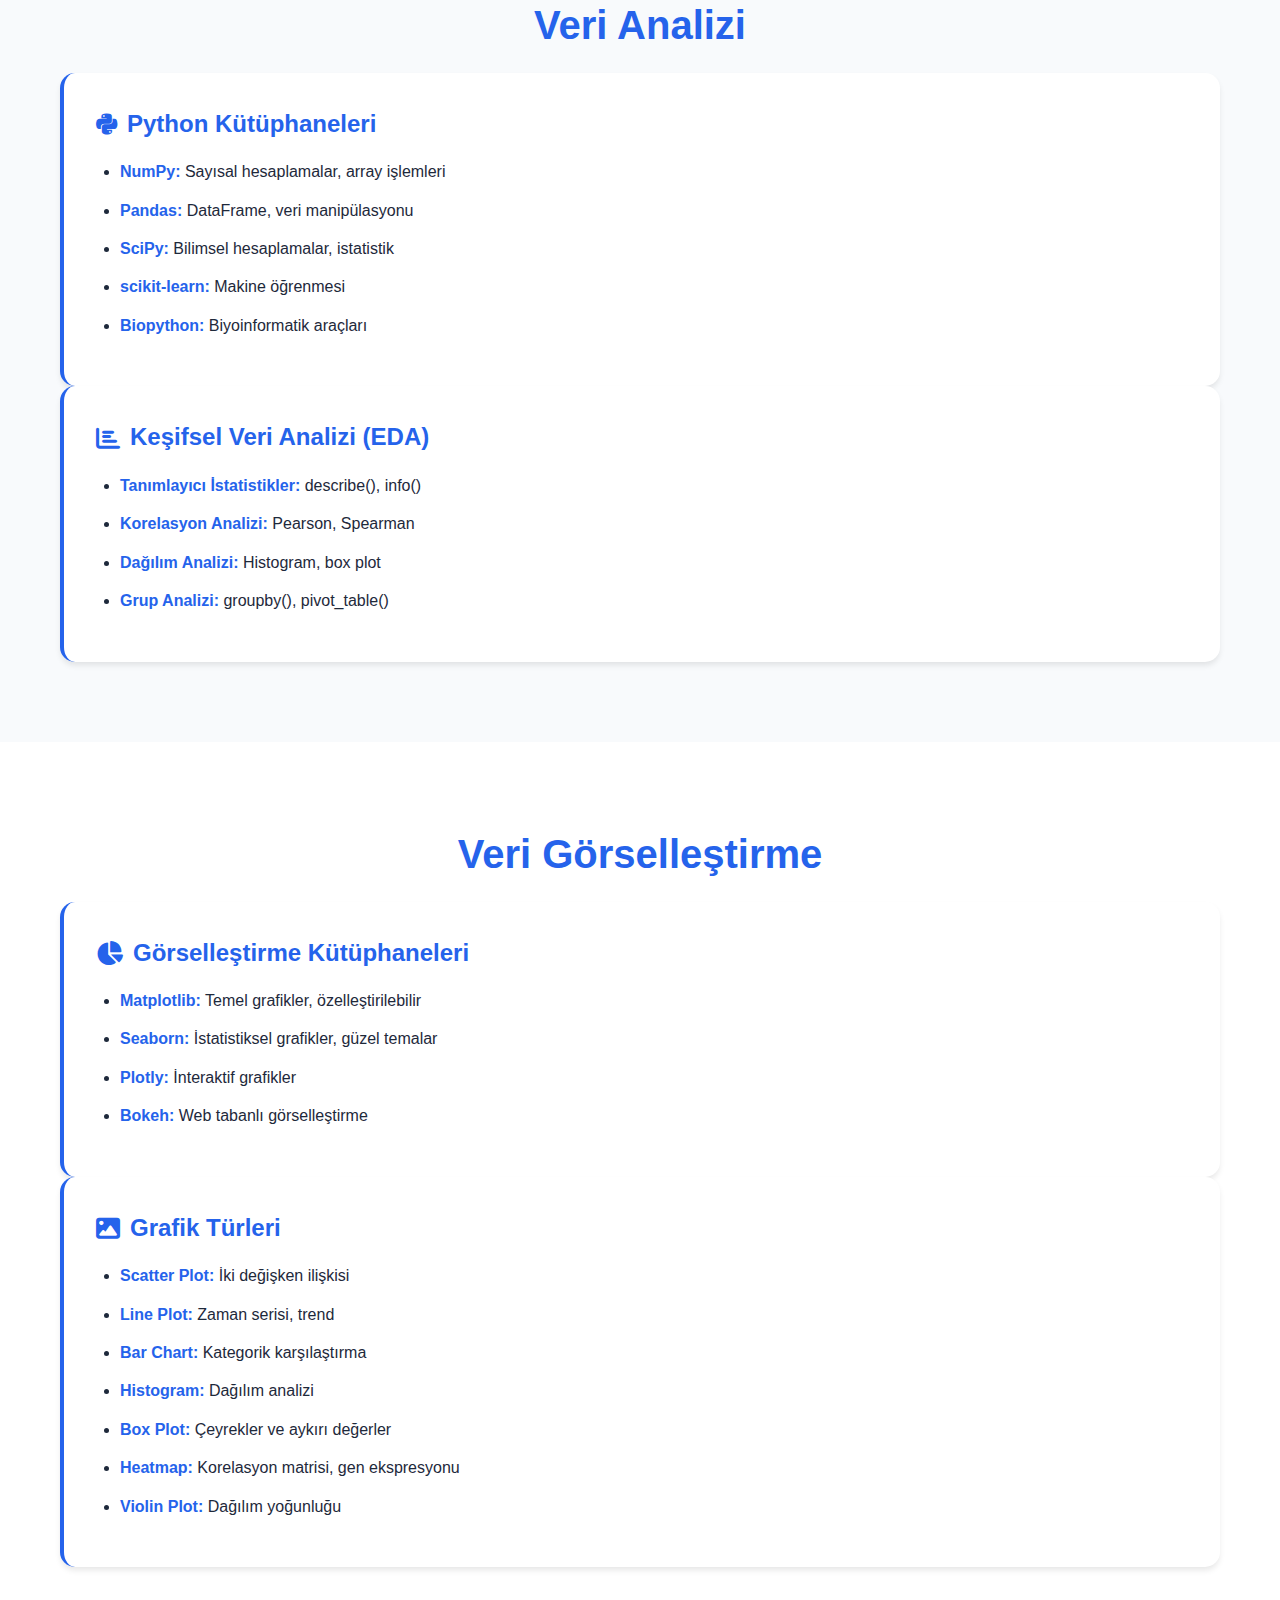
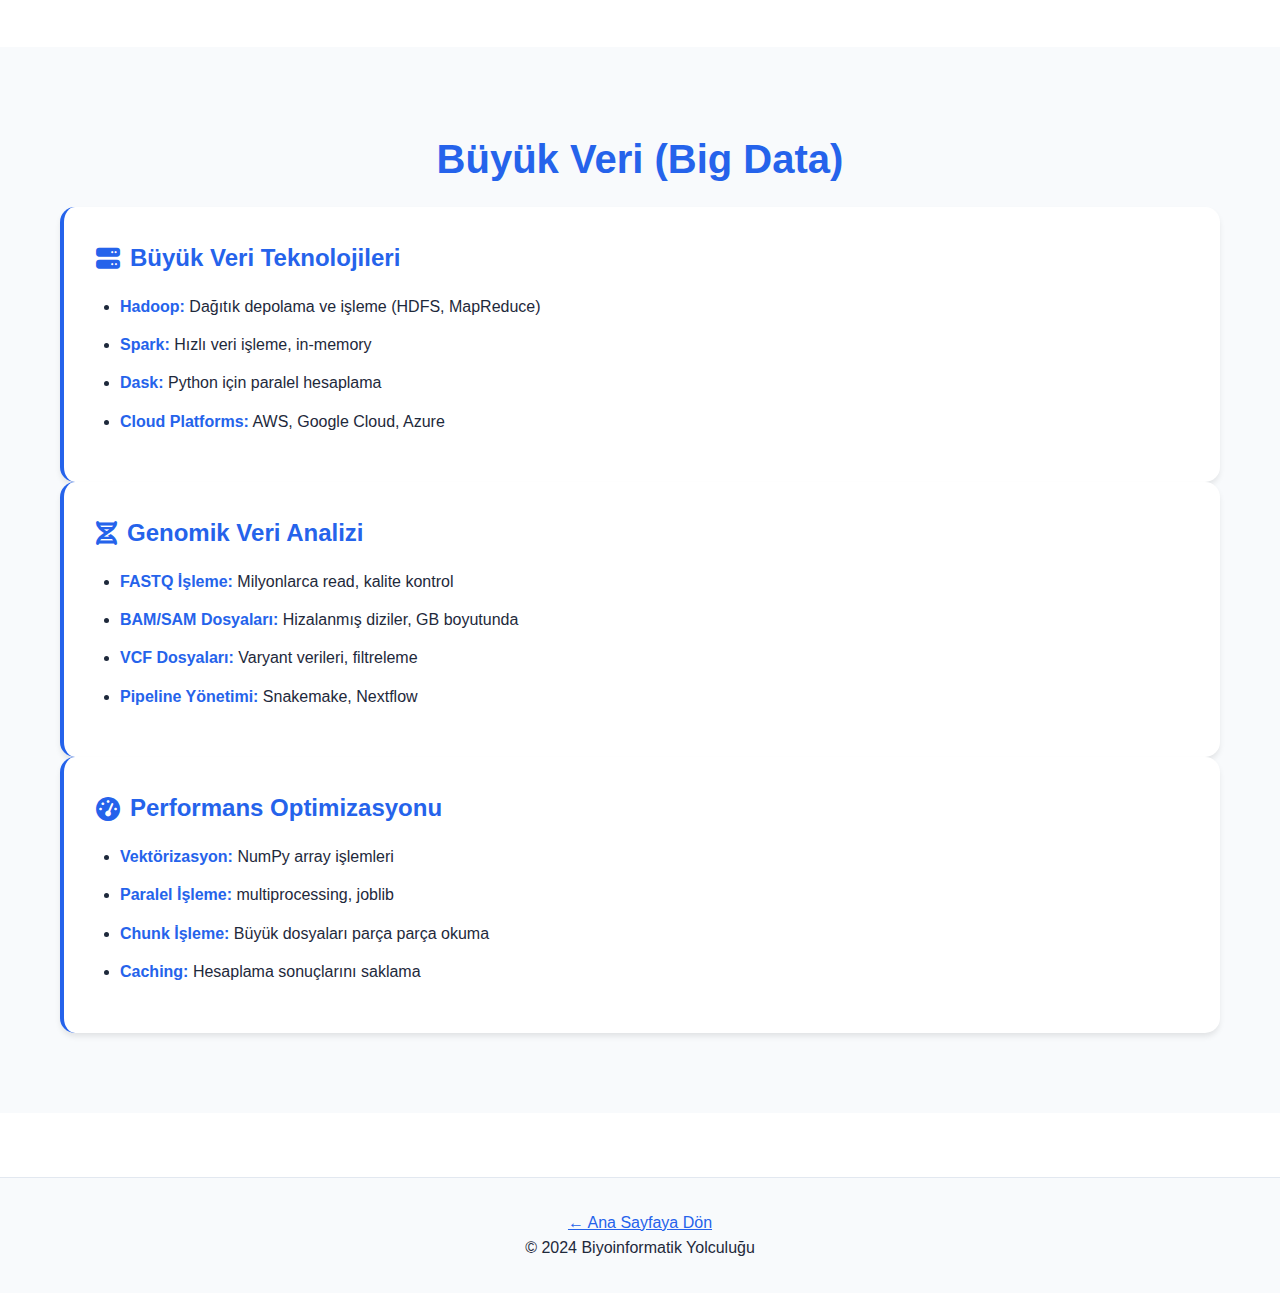
<file: veri-bilimi.html>
<!DOCTYPE html>
<html lang="tr">
<head>
    <meta charset="UTF-8">
    <meta name="viewport" content="width=device-width, initial-scale=1.0">
    <title>Veri Bilimi - Detaylı Rehber</title>
    <link rel="stylesheet" href="styles.css">
    <link rel="stylesheet" href="https://cdnjs.cloudflare.com/ajax/libs/font-awesome/6.4.0/css/all.min.css">
</head>
<body>
    <nav class="navbar">
        <div class="container">
            <div class="nav-brand">
                <i class="fas fa-database"></i>
                <span>Veri Bilimi</span>
            </div>
            <ul class="nav-menu">
                <li><a href="complete.html">Ana Sayfa</a></li>
                <li><a href="#veri-yonetimi">Veri Yönetimi</a></li>
                <li><a href="#analiz">Veri Analizi</a></li>
                <li><a href="#gorsellestirme">Görselleştirme</a></li>
                <li><a href="#buyuk-veri">Büyük Veri</a></li>
            </ul>
            <button class="theme-toggle" id="themeToggle">
                <i class="fas fa-moon"></i>
            </button>
        </div>
    </nav>

    <section class="hero">
        <div class="hero-content">
            <h1 class="hero-title">Veri Bilimi</h1>
            <p class="hero-subtitle">Büyük Veri Yönetimi, Analiz ve Görselleştirme</p>
        </div>
    </section>

    <section class="section" id="veri-yonetimi">
        <div class="container">
            <h2 class="section-title">Veri Yönetimi</h2>
            
            <div class="topic-card">
                <h4><i class="fas fa-database"></i> Veri Yapıları ve Formatlar</h4>
                <ul>
                    <li><strong>CSV:</strong> Comma-Separated Values, tablo verisi</li>
                    <li><strong>JSON:</strong> JavaScript Object Notation, hiyerarşik veri</li>
                    <li><strong>XML:</strong> Extensible Markup Language</li>
                    <li><strong>Parquet:</strong> Sütunsal depolama, büyük veri için</li>
                    <li><strong>HDF5:</strong> Hierarchical Data Format, bilimsel veri</li>
                </ul>
            </div>

            <div class="topic-card">
                <h4><i class="fas fa-server"></i> Veritabanları</h4>
                <ul>
                    <li><strong>İlişkisel (SQL):</strong> PostgreSQL, MySQL, SQLite</li>
                    <li><strong>NoSQL:</strong> MongoDB, Cassandra, Redis</li>
                    <li><strong>Graf Veritabanları:</strong> Neo4j, biyolojik ağlar için</li>
                    <li><strong>SQL Komutları:</strong> SELECT, JOIN, WHERE, GROUP BY</li>
                </ul>
            </div>

            <div class="topic-card">
                <h4><i class="fas fa-broom"></i> Veri Temizleme</h4>
                <ul>
                    <li><strong>Eksik Veri:</strong> Silme, doldurma (mean, median, mode)</li>
                    <li><strong>Aykırı Değerler:</strong> IQR, Z-score yöntemleri</li>
                    <li><strong>Normalizasyon:</strong> Min-Max scaling, Z-score</li>
                    <li><strong>Encoding:</strong> One-hot, label encoding</li>
                </ul>
            </div>
        </div>
    </section>

    <section class="section bg-alt" id="analiz">
        <div class="container">
            <h2 class="section-title">Veri Analizi</h2>
            
            <div class="topic-card">
                <h4><i class="fab fa-python"></i> Python Kütüphaneleri</h4>
                <ul>
                    <li><strong>NumPy:</strong> Sayısal hesaplamalar, array işlemleri</li>
                    <li><strong>Pandas:</strong> DataFrame, veri manipülasyonu</li>
                    <li><strong>SciPy:</strong> Bilimsel hesaplamalar, istatistik</li>
                    <li><strong>scikit-learn:</strong> Makine öğrenmesi</li>
                    <li><strong>Biopython:</strong> Biyoinformatik araçları</li>
                </ul>
            </div>

            <div class="topic-card">
                <h4><i class="fas fa-chart-bar"></i> Keşifsel Veri Analizi (EDA)</h4>
                <ul>
                    <li><strong>Tanımlayıcı İstatistikler:</strong> describe(), info()</li>
                    <li><strong>Korelasyon Analizi:</strong> Pearson, Spearman</li>
                    <li><strong>Dağılım Analizi:</strong> Histogram, box plot</li>
                    <li><strong>Grup Analizi:</strong> groupby(), pivot_table()</li>
                </ul>
            </div>
        </div>
    </section>

    <section class="section" id="gorsellestirme">
        <div class="container">
            <h2 class="section-title">Veri Görselleştirme</h2>
            
            <div class="topic-card">
                <h4><i class="fas fa-chart-pie"></i> Görselleştirme Kütüphaneleri</h4>
                <ul>
                    <li><strong>Matplotlib:</strong> Temel grafikler, özelleştirilebilir</li>
                    <li><strong>Seaborn:</strong> İstatistiksel grafikler, güzel temalar</li>
                    <li><strong>Plotly:</strong> İnteraktif grafikler</li>
                    <li><strong>Bokeh:</strong> Web tabanlı görselleştirme</li>
                </ul>
            </div>

            <div class="topic-card">
                <h4><i class="fas fa-image"></i> Grafik Türleri</h4>
                <ul>
                    <li><strong>Scatter Plot:</strong> İki değişken ilişkisi</li>
                    <li><strong>Line Plot:</strong> Zaman serisi, trend</li>
                    <li><strong>Bar Chart:</strong> Kategorik karşılaştırma</li>
                    <li><strong>Histogram:</strong> Dağılım analizi</li>
                    <li><strong>Box Plot:</strong> Çeyrekler ve aykırı değerler</li>
                    <li><strong>Heatmap:</strong> Korelasyon matrisi, gen ekspresyonu</li>
                    <li><strong>Violin Plot:</strong> Dağılım yoğunluğu</li>
                </ul>
            </div>
        </div>
    </section>

    <section class="section bg-alt" id="buyuk-veri">
        <div class="container">
            <h2 class="section-title">Büyük Veri (Big Data)</h2>
            
            <div class="topic-card">
                <h4><i class="fas fa-server"></i> Büyük Veri Teknolojileri</h4>
                <ul>
                    <li><strong>Hadoop:</strong> Dağıtık depolama ve işleme (HDFS, MapReduce)</li>
                    <li><strong>Spark:</strong> Hızlı veri işleme, in-memory</li>
                    <li><strong>Dask:</strong> Python için paralel hesaplama</li>
                    <li><strong>Cloud Platforms:</strong> AWS, Google Cloud, Azure</li>
                </ul>
            </div>

            <div class="topic-card">
                <h4><i class="fas fa-dna"></i> Genomik Veri Analizi</h4>
                <ul>
                    <li><strong>FASTQ İşleme:</strong> Milyonlarca read, kalite kontrol</li>
                    <li><strong>BAM/SAM Dosyaları:</strong> Hizalanmış diziler, GB boyutunda</li>
                    <li><strong>VCF Dosyaları:</strong> Varyant verileri, filtreleme</li>
                    <li><strong>Pipeline Yönetimi:</strong> Snakemake, Nextflow</li>
                </ul>
            </div>

            <div class="topic-card">
                <h4><i class="fas fa-tachometer-alt"></i> Performans Optimizasyonu</h4>
                <ul>
                    <li><strong>Vektörizasyon:</strong> NumPy array işlemleri</li>
                    <li><strong>Paralel İşleme:</strong> multiprocessing, joblib</li>
                    <li><strong>Chunk İşleme:</strong> Büyük dosyaları parça parça okuma</li>
                    <li><strong>Caching:</strong> Hesaplama sonuçlarını saklama</li>
                </ul>
            </div>
        </div>
    </section>

    <footer class="footer">
        <div class="container">
            <p><a href="complete.html" style="color: var(--primary-color);">← Ana Sayfaya Dön</a></p>
            <p>&copy; 2024 Biyoinformatik Yolculuğu</p>
        </div>
    </footer>

    <script src="script.js"></script>
</body>
</html>
</file>
<file: styles.css>
:root {
    --primary-color: #2563eb;
    --secondary-color: #7c3aed;
    --accent-color: #10b981;
    --bg-color: #ffffff;
    --bg-alt: #f8fafc;
    --text-color: #1e293b;
    --text-secondary: #64748b;
    --border-color: #e2e8f0;
    --shadow: 0 4px 6px -1px rgba(0, 0, 0, 0.1);
    --shadow-lg: 0 20px 25px -5px rgba(0, 0, 0, 0.1);
}

.dark-theme {
    --primary-color: #3b82f6;
    --secondary-color: #8b5cf6;
    --accent-color: #10b981;
    --bg-color: #0f172a;
    --bg-alt: #1e293b;
    --text-color: #f1f5f9;
    --text-secondary: #94a3b8;
    --border-color: #334155;
}

* {
    margin: 0;
    padding: 0;
    box-sizing: border-box;
}

body {
    font-family: 'Segoe UI', Tahoma, Geneva, Verdana, sans-serif;
    background-color: var(--bg-color);
    color: var(--text-color);
    line-height: 1.6;
    transition: background-color 0.3s, color 0.3s;
}

.container {
    max-width: 1200px;
    margin: 0 auto;
    padding: 0 20px;
}

.navbar {
    background-color: var(--bg-color);
    box-shadow: var(--shadow);
    position: sticky;
    top: 0;
    z-index: 1000;
    border-bottom: 1px solid var(--border-color);
}

.navbar .container {
    display: flex;
    justify-content: space-between;
    align-items: center;
    padding: 1rem 20px;
}

.nav-brand {
    display: flex;
    align-items: center;
    gap: 10px;
    font-size: 1.5rem;
    font-weight: bold;
    color: var(--primary-color);
}

.nav-brand i {
    font-size: 2rem;
}

.nav-menu {
    display: flex;
    list-style: none;
    gap: 2rem;
}

.nav-menu a {
    color: var(--text-color);
    text-decoration: none;
    font-weight: 500;
    transition: color 0.3s;
}

.nav-menu a:hover {
    color: var(--primary-color);
}

.theme-toggle {
    background: none;
    border: 2px solid var(--border-color);
    color: var(--text-color);
    padding: 8px 12px;
    border-radius: 8px;
    cursor: pointer;
    font-size: 1.2rem;
    transition: all 0.3s;
}

.theme-toggle:hover {
    background-color: var(--primary-color);
    color: white;
    border-color: var(--primary-color);
}

.hero {
    background: linear-gradient(135deg, var(--primary-color), var(--secondary-color));
    color: white;
    padding: 80px 20px;
    text-align: center;
}

.hero-title {
    font-size: 3rem;
    margin-bottom: 1rem;
    animation: fadeInUp 0.8s;
}

.hero-subtitle {
    font-size: 1.3rem;
    margin-bottom: 3rem;
    opacity: 0.9;
    animation: fadeInUp 1s;
}

.hero-stats {
    display: grid;
    grid-template-columns: repeat(auto-fit, minmax(200px, 1fr));
    gap: 2rem;
    max-width: 900px;
    margin: 0 auto;
}

.stat-card {
    background: rgba(255, 255, 255, 0.1);
    backdrop-filter: blur(10px);
    padding: 2rem;
    border-radius: 15px;
    transition: transform 0.3s;
}

.stat-card:hover {
    transform: translateY(-5px);
}

.stat-card i {
    font-size: 3rem;
    margin-bottom: 1rem;
}

.stat-card h3 {
    font-size: 2rem;
    margin-bottom: 0.5rem;
}

.section {
    padding: 80px 20px;
}

.bg-alt {
    background-color: var(--bg-alt);
}

.section-title {
    font-size: 2.5rem;
    text-align: center;
    margin-bottom: 1rem;
    color: var(--primary-color);
}

.section-subtitle {
    text-align: center;
    color: var(--text-secondary);
    font-size: 1.1rem;
    margin-bottom: 3rem;
}

.intro-grid {
    display: grid;
    grid-template-columns: repeat(auto-fit, minmax(250px, 1fr));
    gap: 2rem;
    margin-top: 3rem;
}

.intro-card {
    background: var(--bg-color);
    padding: 2rem;
    border-radius: 15px;
    text-align: center;
    box-shadow: var(--shadow);
    transition: transform 0.3s, box-shadow 0.3s;
    border: 1px solid var(--border-color);
}

.intro-card:hover {
    transform: translateY(-10px);
    box-shadow: var(--shadow-lg);
}

.intro-card i {
    font-size: 3rem;
    color: var(--primary-color);
    margin-bottom: 1rem;
}

.intro-card h3 {
    font-size: 1.5rem;
    margin-bottom: 1rem;
}

.roadmap-phase {
    margin-bottom: 3rem;
    animation: fadeIn 0.8s;
}

.phase-header {
    display: flex;
    align-items: center;
    gap: 1rem;
    margin-bottom: 2rem;
}

.phase-number {
    background: linear-gradient(135deg, var(--primary-color), var(--secondary-color));
    color: white;
    width: 60px;
    height: 60px;
    border-radius: 50%;
    display: flex;
    align-items: center;
    justify-content: center;
    font-size: 2rem;
    font-weight: bold;
}

.phase-header h3 {
    font-size: 2rem;
    color: var(--primary-color);
}

.phase-content {
    display: grid;
    gap: 2rem;
}

.topic-card {
    background: var(--bg-color);
    padding: 2rem;
    border-radius: 15px;
    box-shadow: var(--shadow);
    border-left: 4px solid var(--primary-color);
    transition: transform 0.3s;
}

.topic-card:hover {
    transform: translateX(10px);
}

.topic-card h4 {
    font-size: 1.5rem;
    margin-bottom: 1rem;
    color: var(--primary-color);
    display: flex;
    align-items: center;
    gap: 10px;
}

.topic-card ul {
    margin-left: 1.5rem;
    margin-bottom: 1rem;
}

.topic-card li {
    margin-bottom: 0.8rem;
    color: var(--text-color);
}

.topic-card strong {
    color: var(--primary-color);
}

.resources {
    margin-top: 1rem;
    padding-top: 1rem;
    border-top: 1px solid var(--border-color);
}

.resources a {
    display: inline-block;
    margin-right: 1rem;
    color: var(--primary-color);
    text-decoration: none;
    padding: 0.5rem 1rem;
    border: 1px solid var(--primary-color);
    border-radius: 5px;
    transition: all 0.3s;
}

.resources a:hover {
    background-color: var(--primary-color);
    color: white;
}

.tools-grid {
    display: grid;
    grid-template-columns: repeat(auto-fit, minmax(300px, 1fr));
    gap: 2rem;
    margin-top: 3rem;
}

.tool-category {
    background: var(--bg-color);
    padding: 2rem;
    border-radius: 15px;
    box-shadow: var(--shadow);
    border: 1px solid var(--border-color);
}

.tool-category h3 {
    font-size: 1.5rem;
    margin-bottom: 1.5rem;
    color: var(--primary-color);
    display: flex;
    align-items: center;
    gap: 10px;
}

.tool-list {
    display: flex;
    flex-direction: column;
    gap: 1rem;
}

.tool-item {
    padding: 1rem;
    background: var(--bg-alt);
    border-radius: 8px;
    border-left: 3px solid var(--accent-color);
}

.tool-item strong {
    color: var(--primary-color);
    display: block;
    margin-bottom: 0.5rem;
}

.projects-grid {
    display: grid;
    grid-template-columns: repeat(auto-fit, minmax(300px, 1fr));
    gap: 2rem;
    margin-top: 3rem;
}

.project-card {
    background: var(--bg-color);
    padding: 2rem;
    border-radius: 15px;
    box-shadow: var(--shadow);
    border: 1px solid var(--border-color);
    position: relative;
    transition: transform 0.3s, box-shadow 0.3s;
}

.project-card:hover {
    transform: translateY(-5px);
    box-shadow: var(--shadow-lg);
}

.project-level {
    position: absolute;
    top: 1rem;
    right: 1rem;
    padding: 0.5rem 1rem;
    border-radius: 20px;
    font-size: 0.85rem;
    font-weight: bold;
}

.beginner .project-level {
    background: #10b981;
    color: white;
}

.intermediate .project-level {
    background: #f59e0b;
    color: white;
}

.advanced .project-level {
    background: #ef4444;
    color: white;
}

.project-card h3 {
    font-size: 1.5rem;
    margin-bottom: 1rem;
    color: var(--primary-color);
    margin-top: 1rem;
}

.project-skills {
    display: flex;
    flex-wrap: wrap;
    gap: 0.5rem;
    margin-top: 1rem;
}

.project-skills span {
    background: var(--primary-color);
    color: white;
    padding: 0.3rem 0.8rem;
    border-radius: 15px;
    font-size: 0.85rem;
}

.footer {
    background: var(--bg-alt);
    padding: 2rem;
    text-align: center;
    border-top: 1px solid var(--border-color);
    margin-top: 4rem;
}

@keyframes fadeIn {
    from {
        opacity: 0;
    }
    to {
        opacity: 1;
    }
}

@keyframes fadeInUp {
    from {
        opacity: 0;
        transform: translateY(30px);
    }
    to {
        opacity: 1;
        transform: translateY(0);
    }
}

@media (max-width: 768px) {
    .nav-menu {
        display: none;
    }
    
    .hero-title {
        font-size: 2rem;
    }
    
    .section-title {
        font-size: 2rem;
    }
}
</file>
